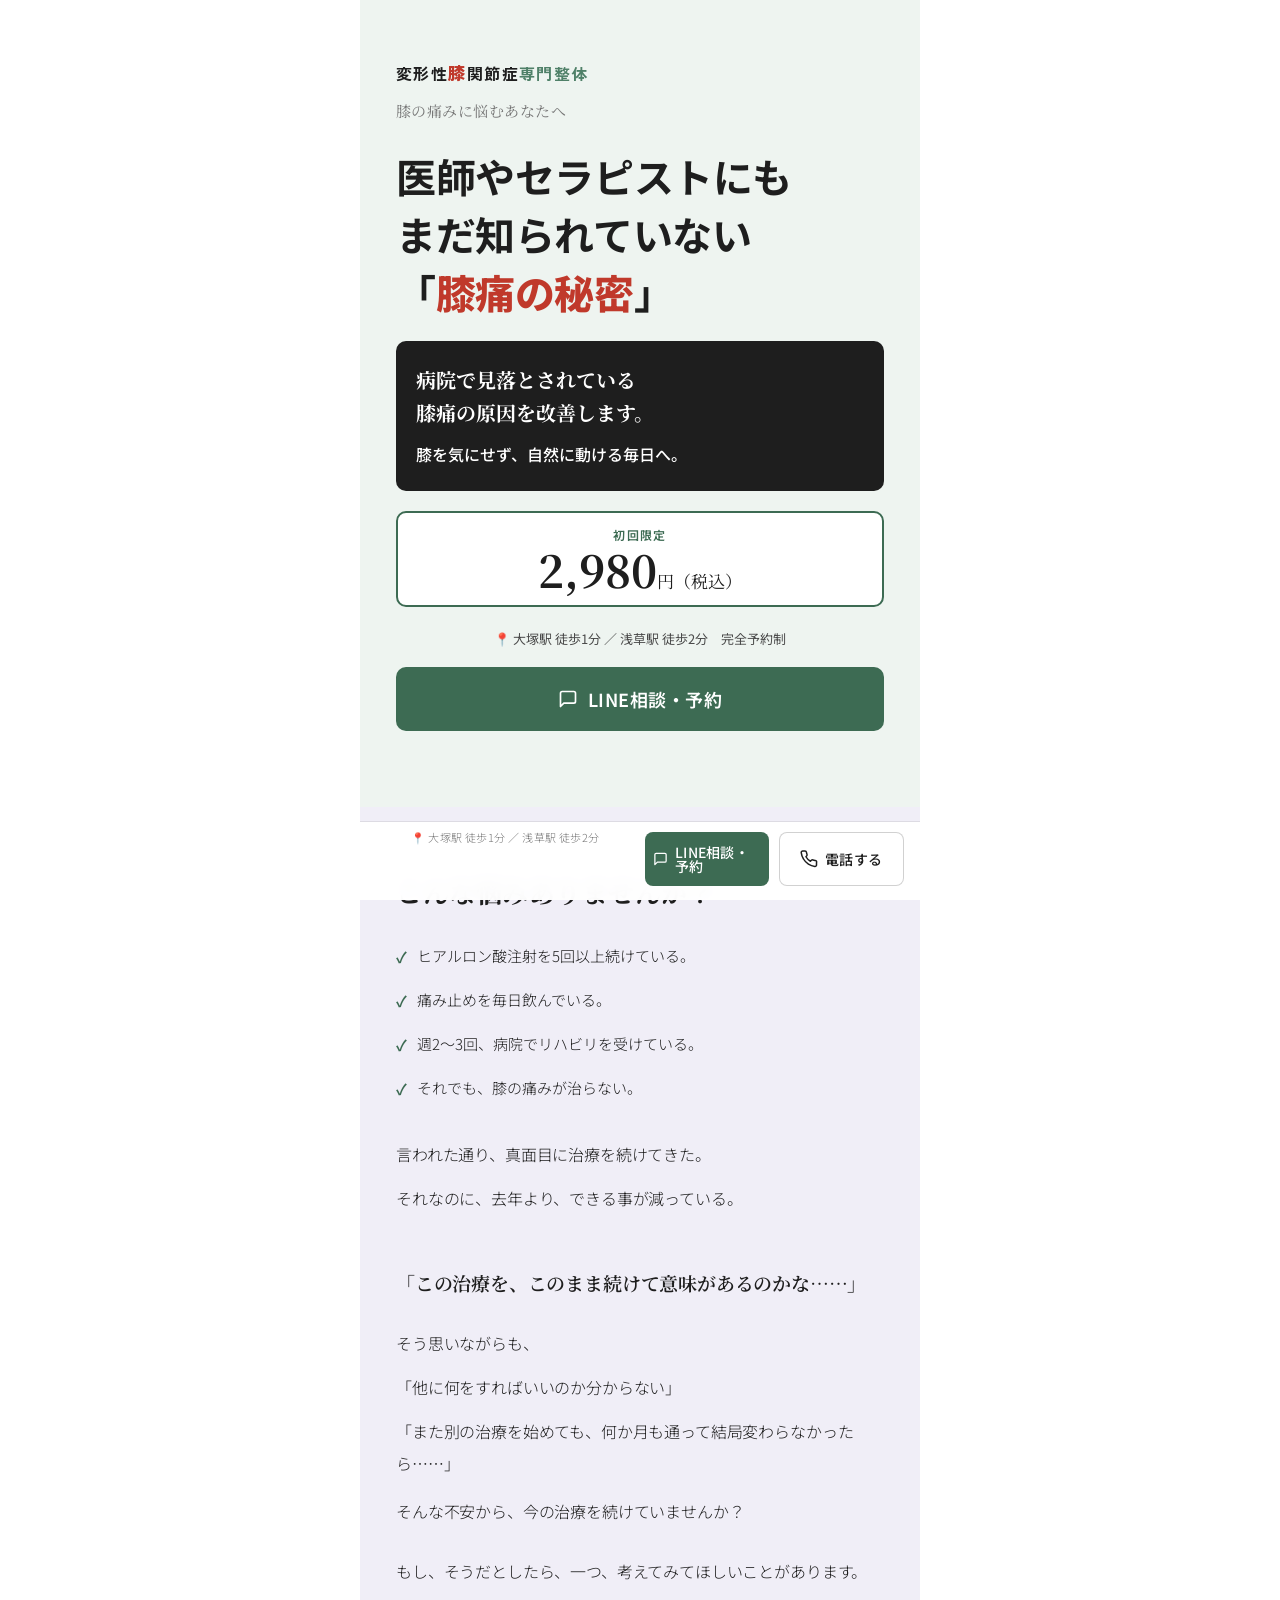
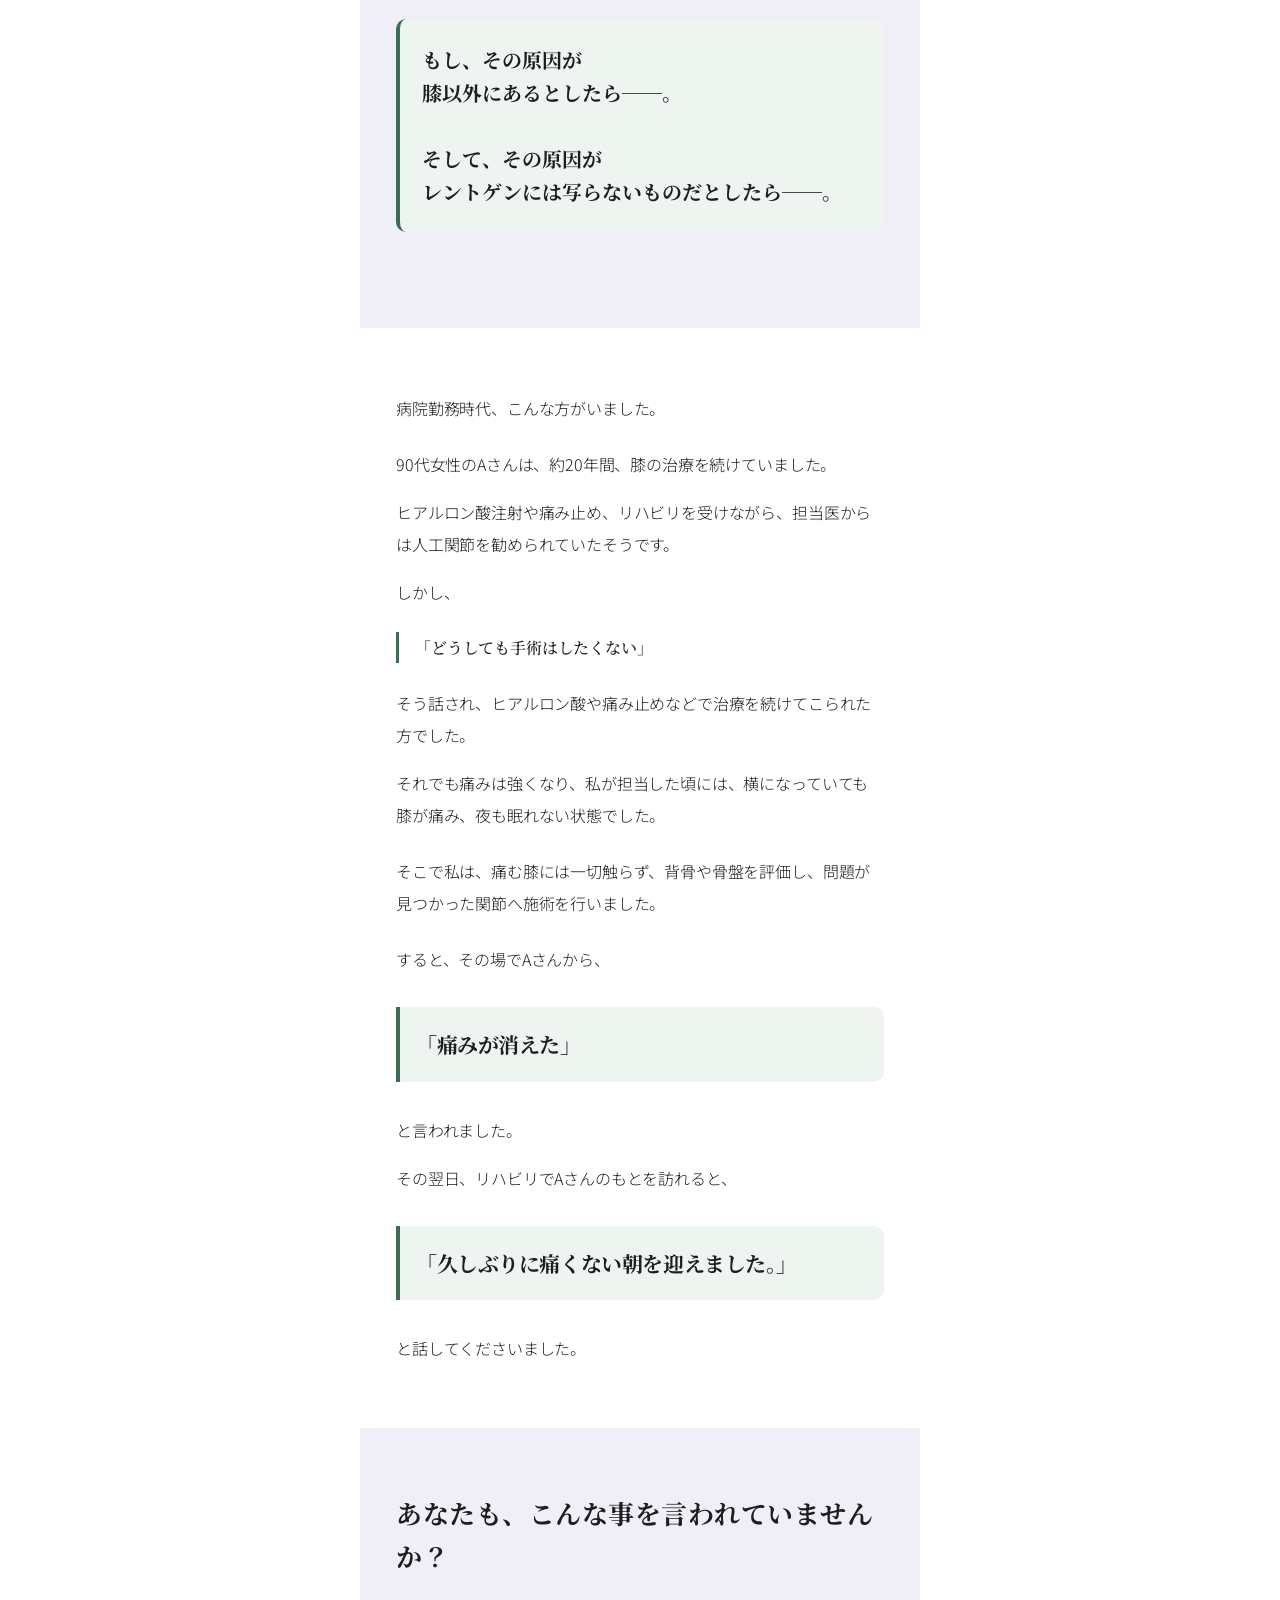
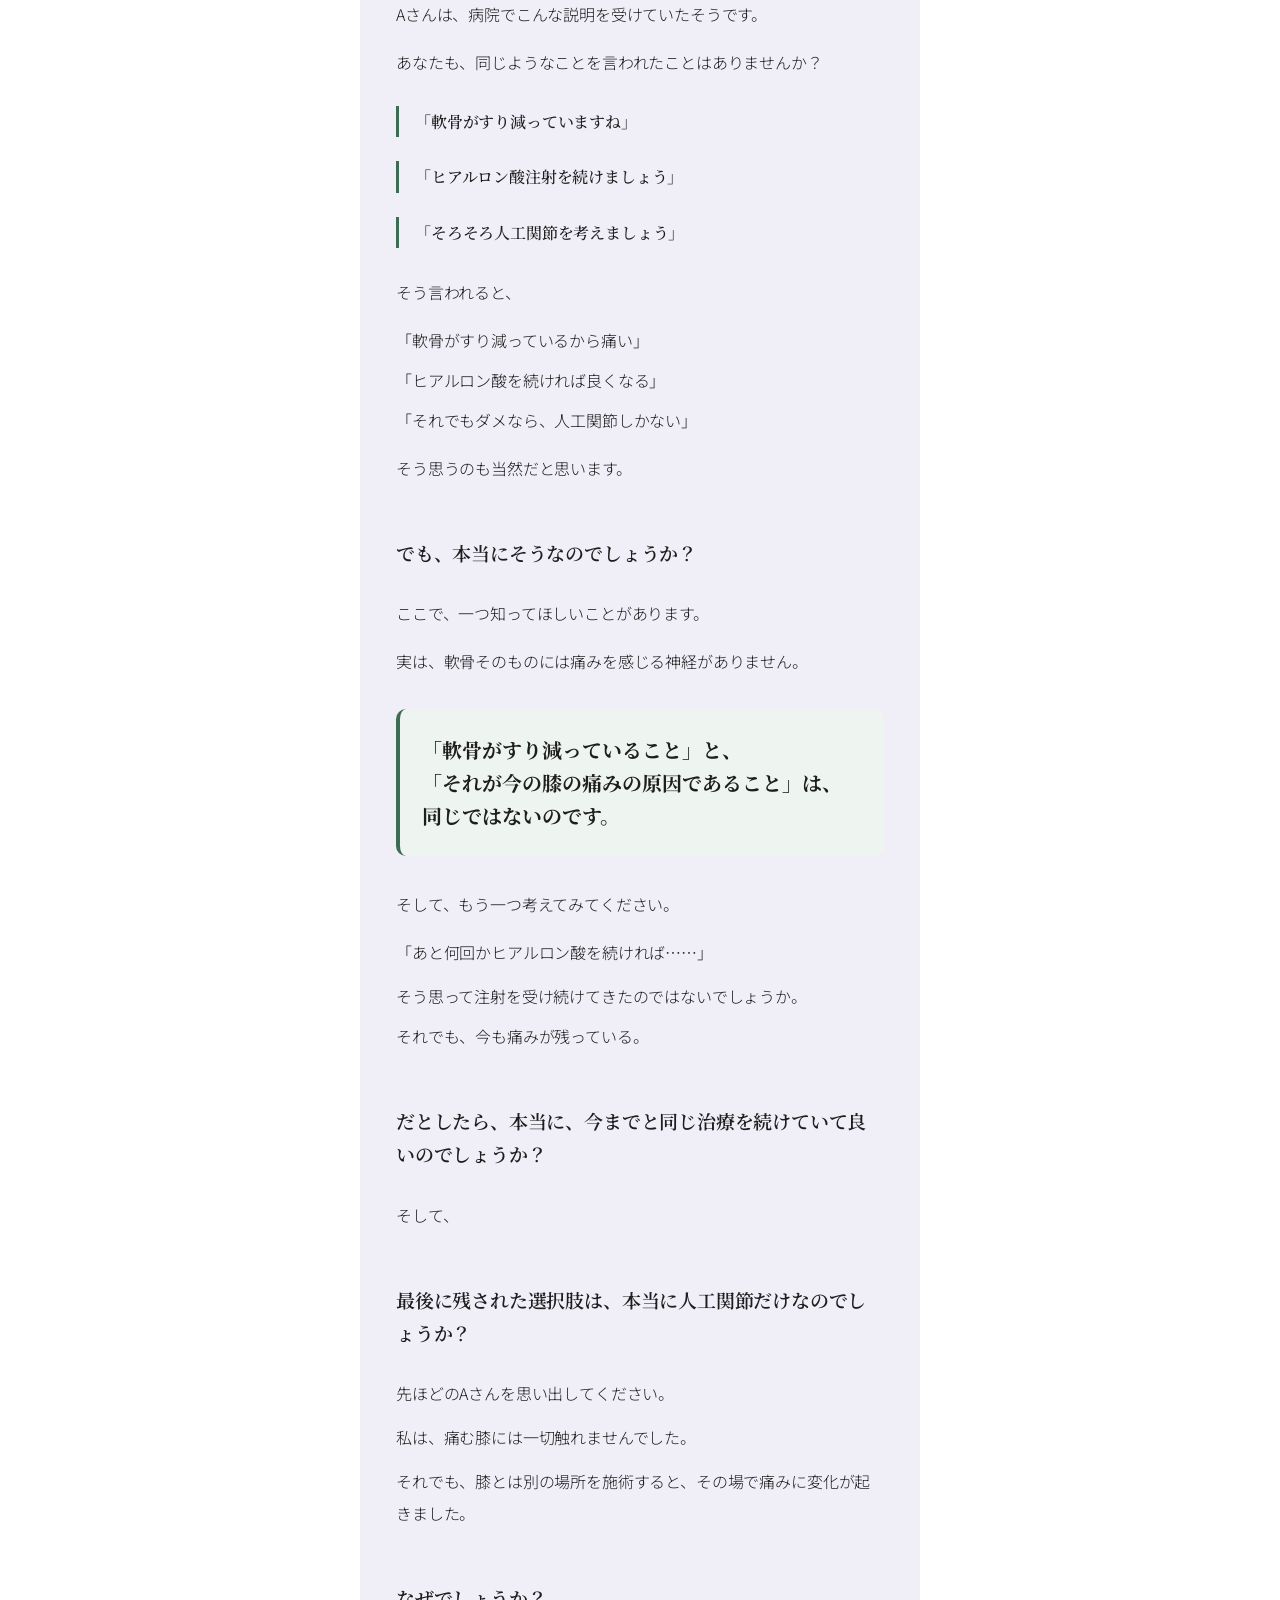
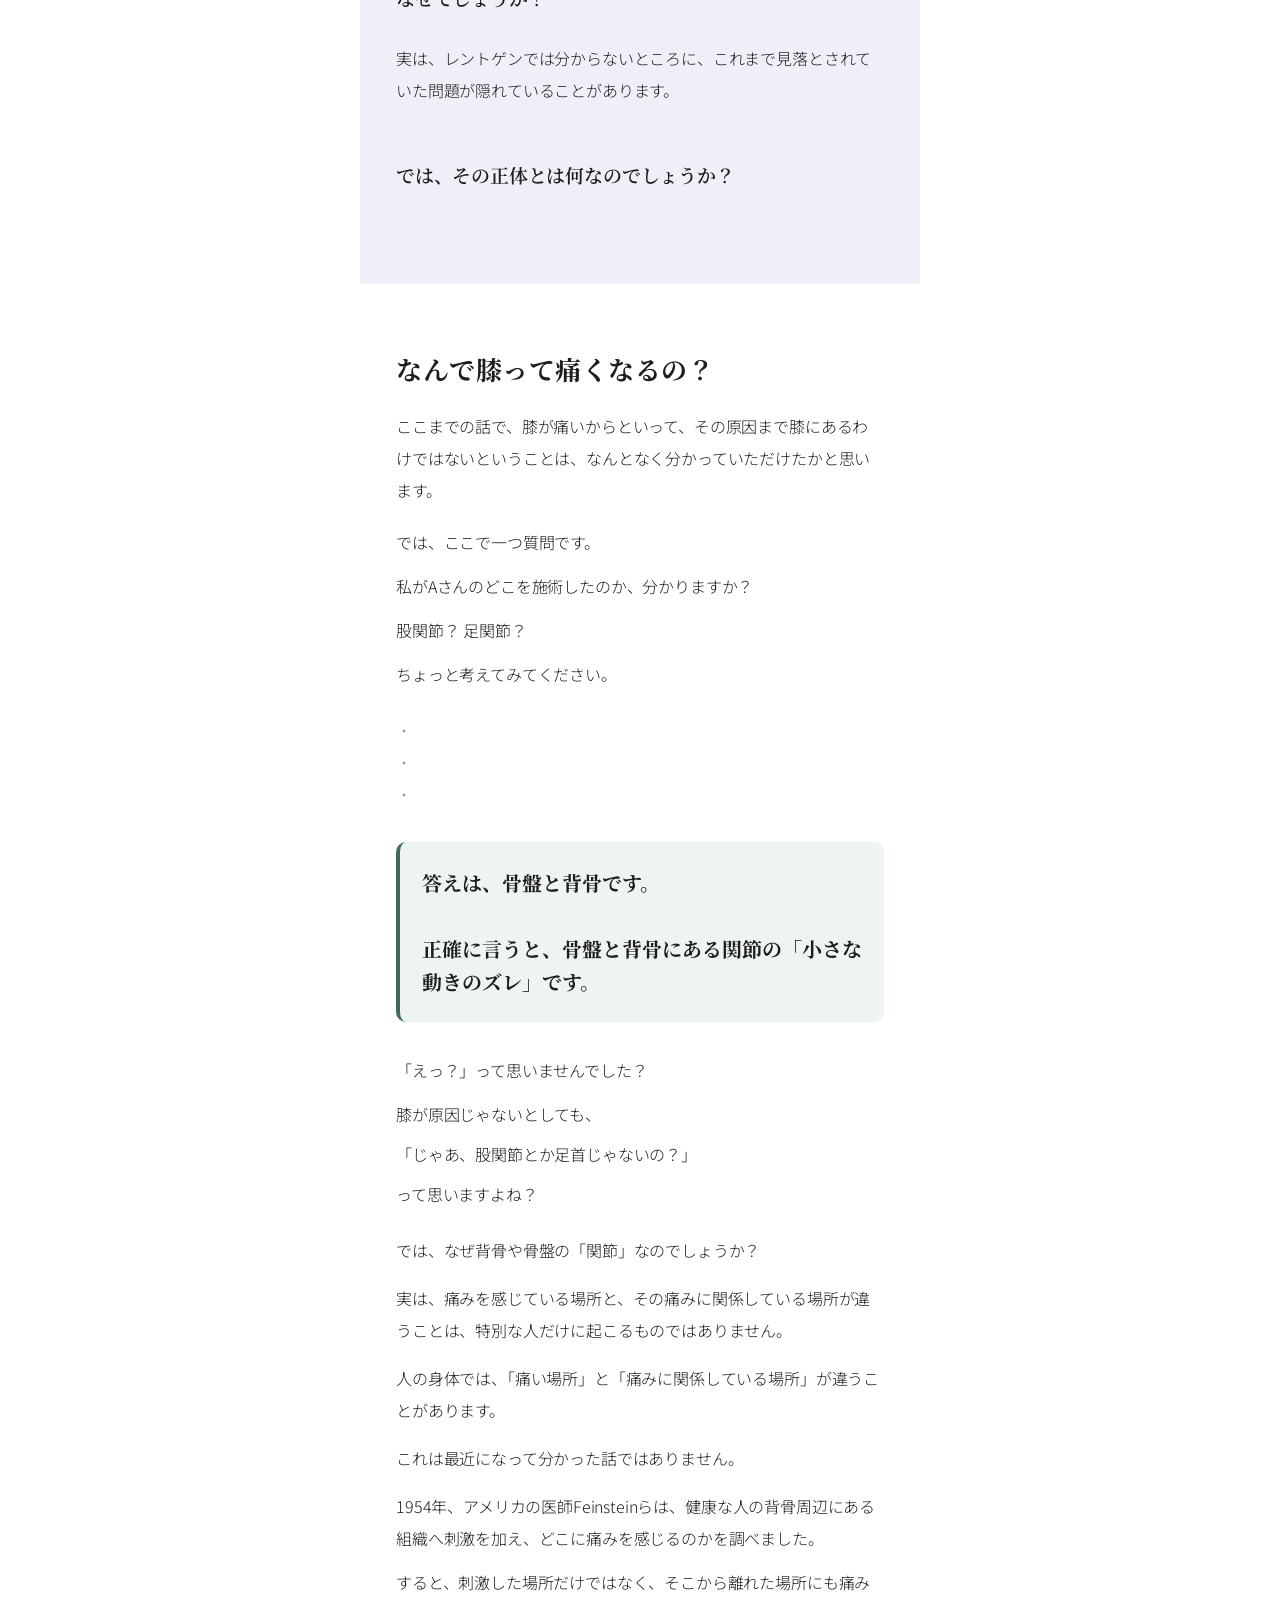
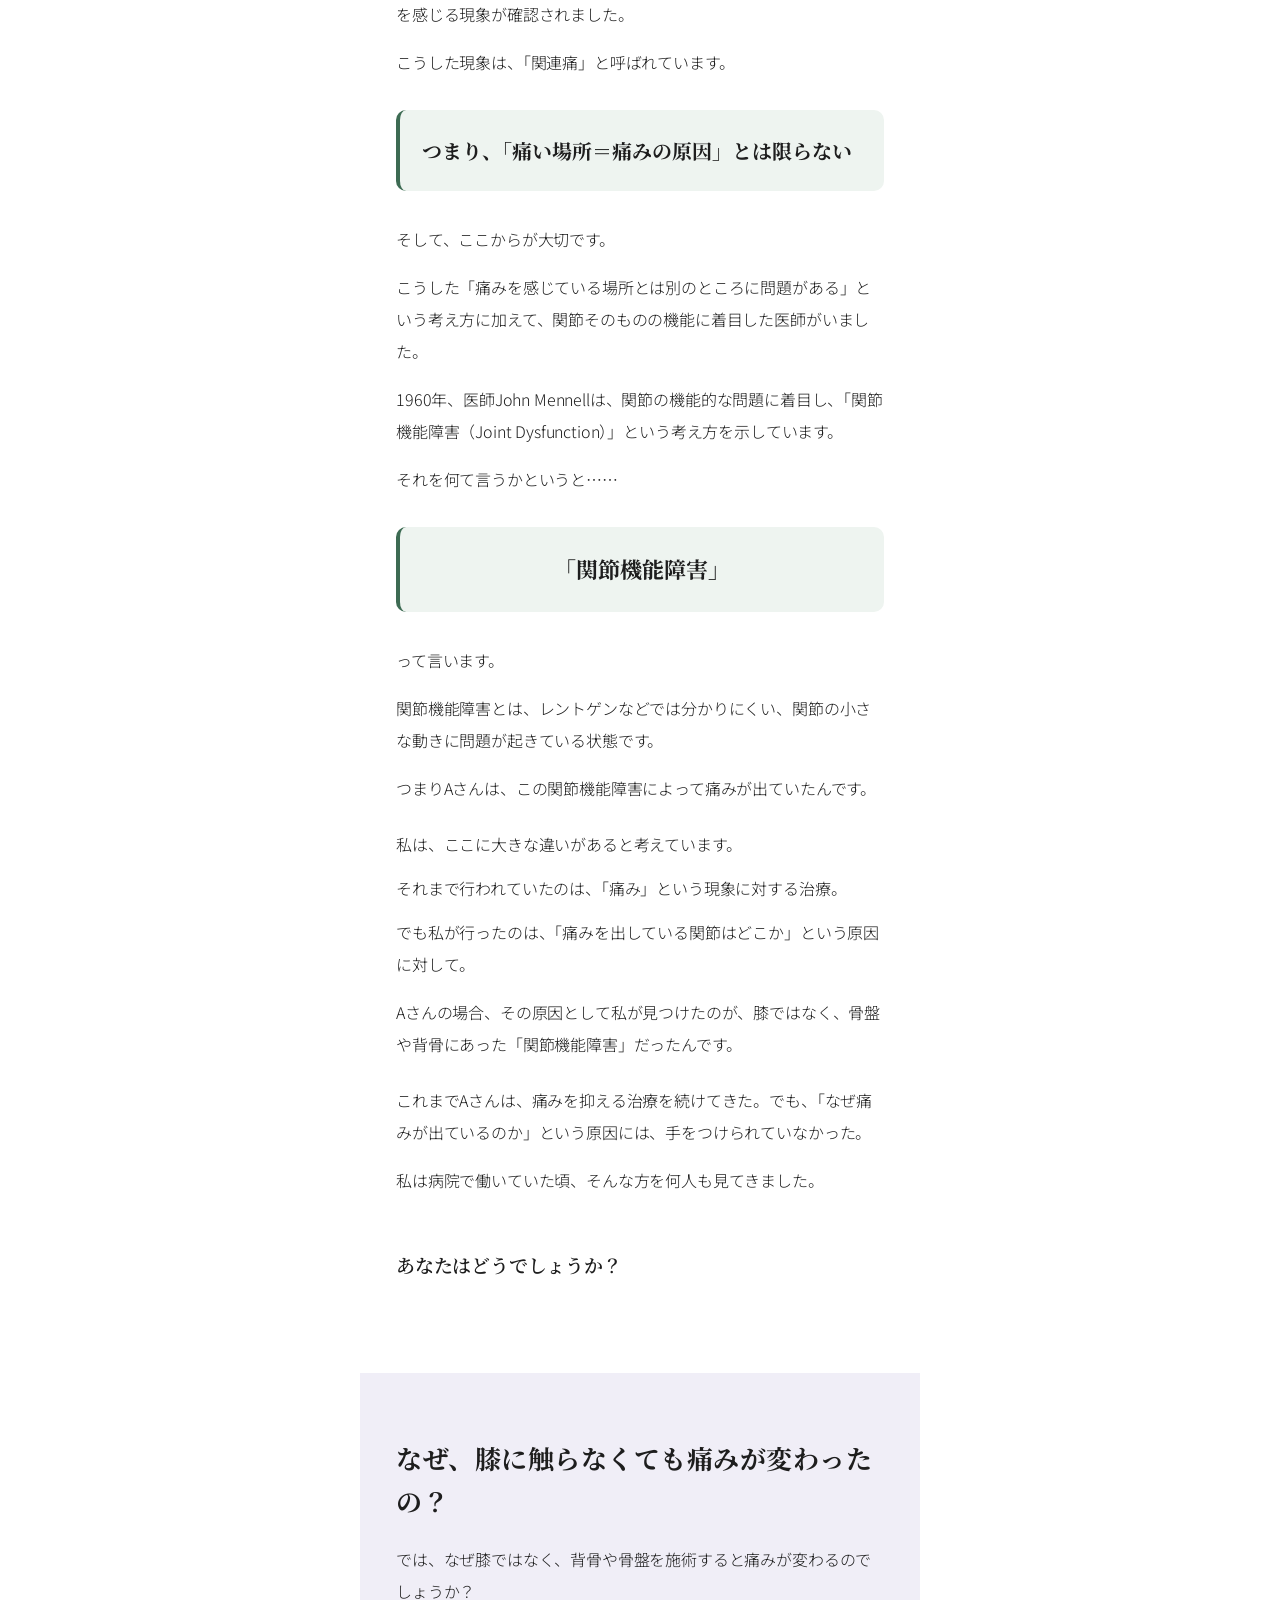
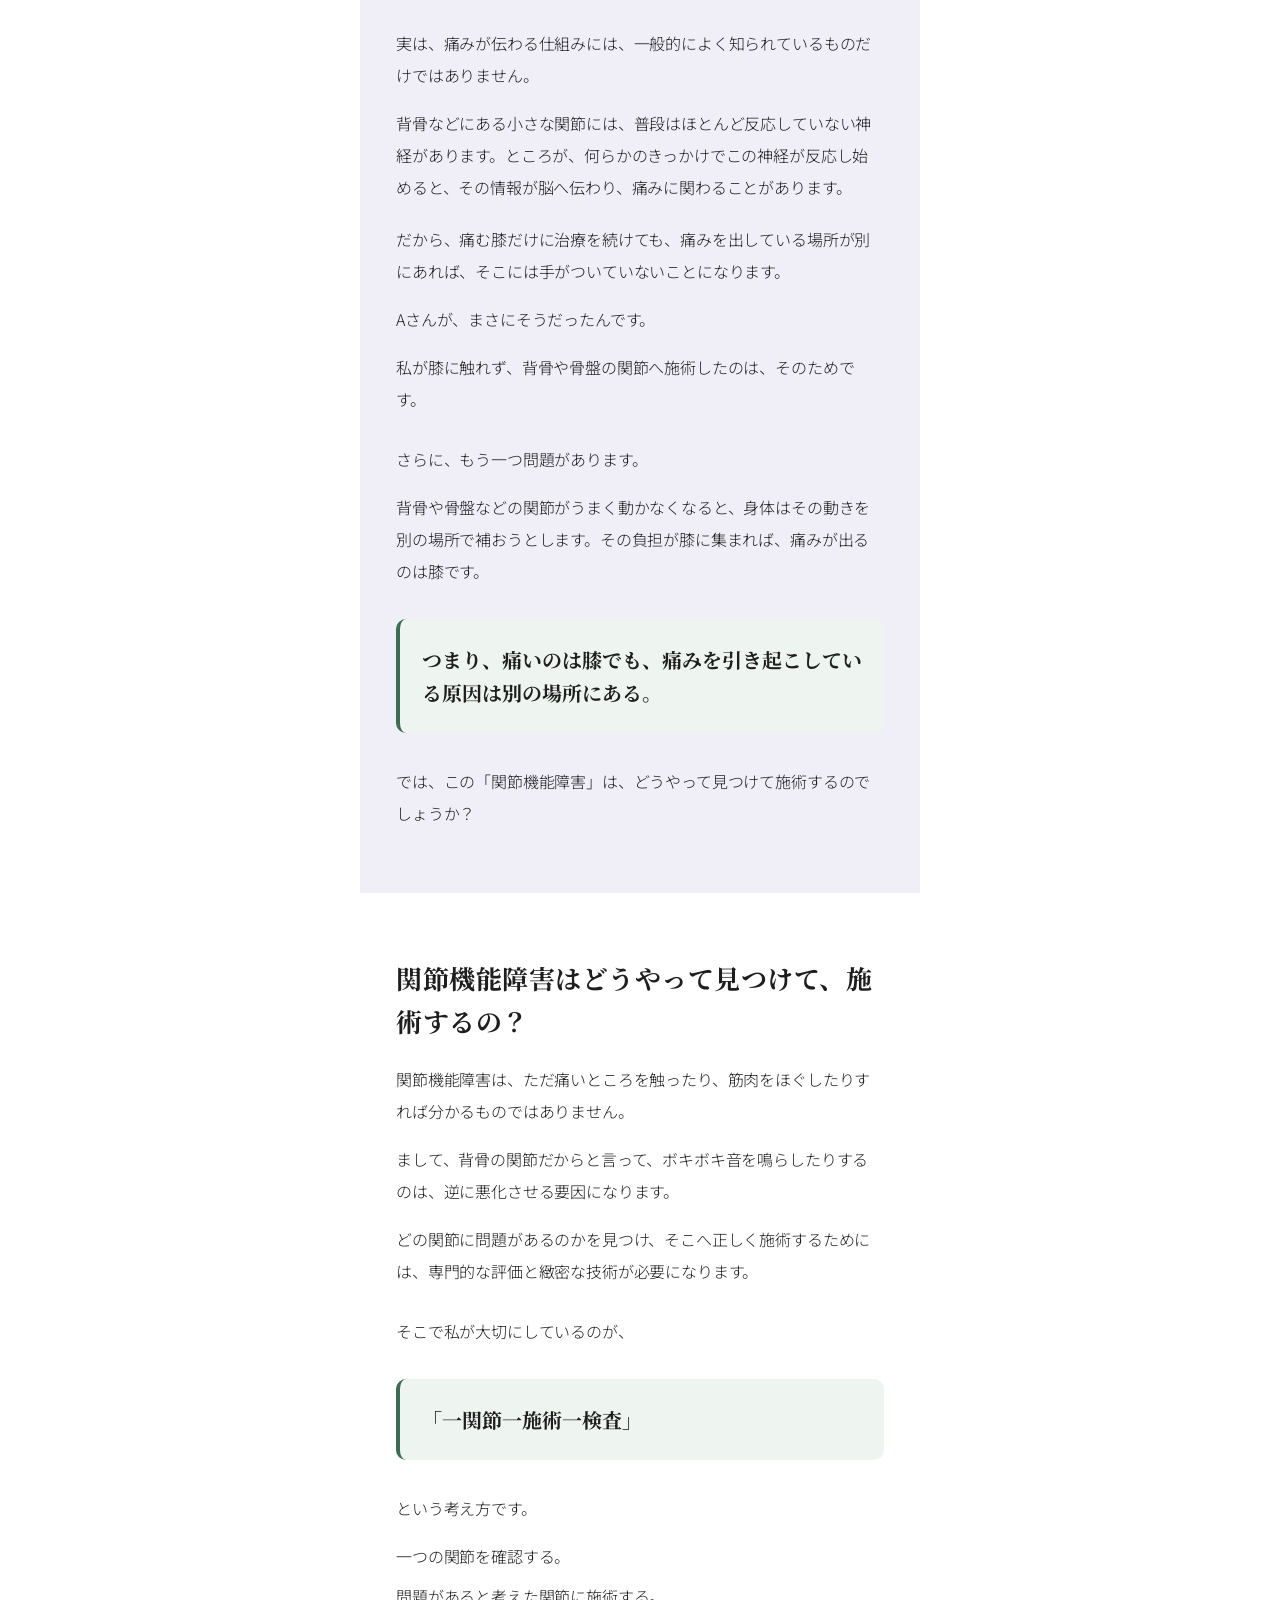
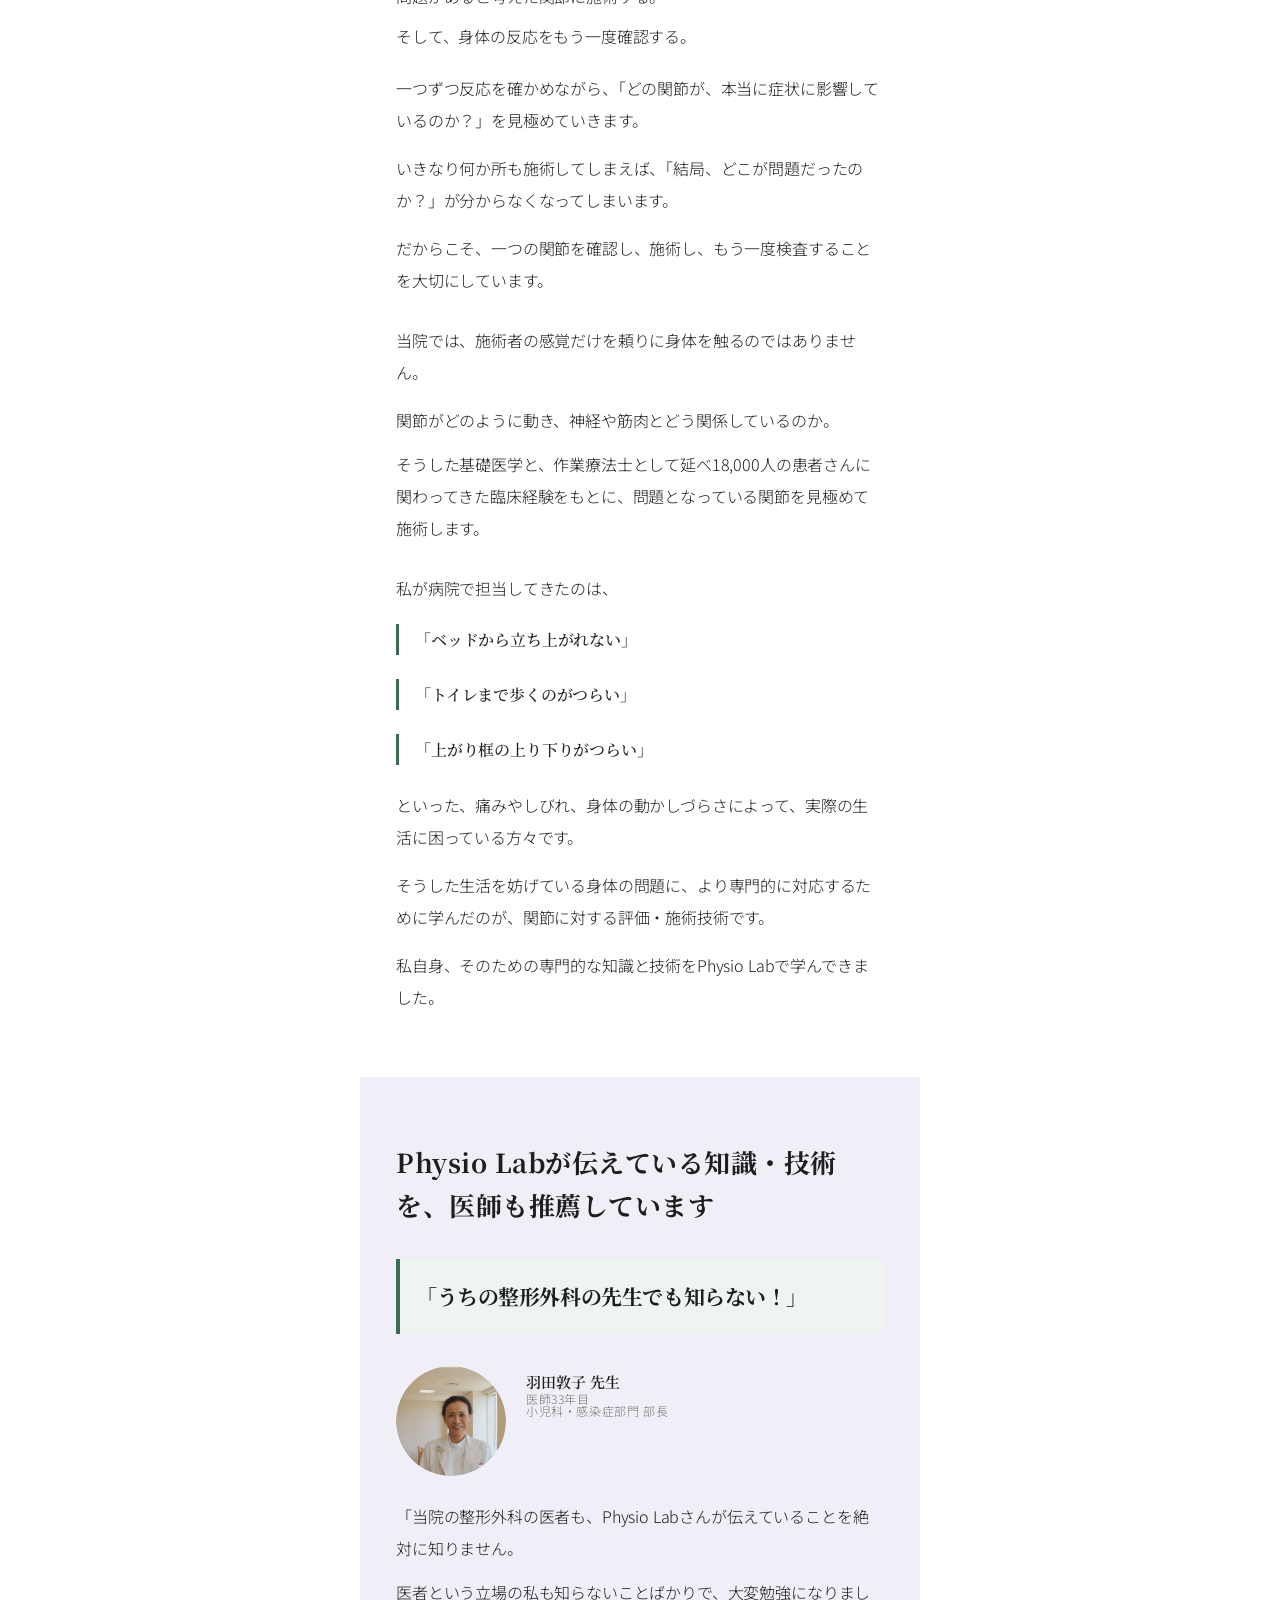
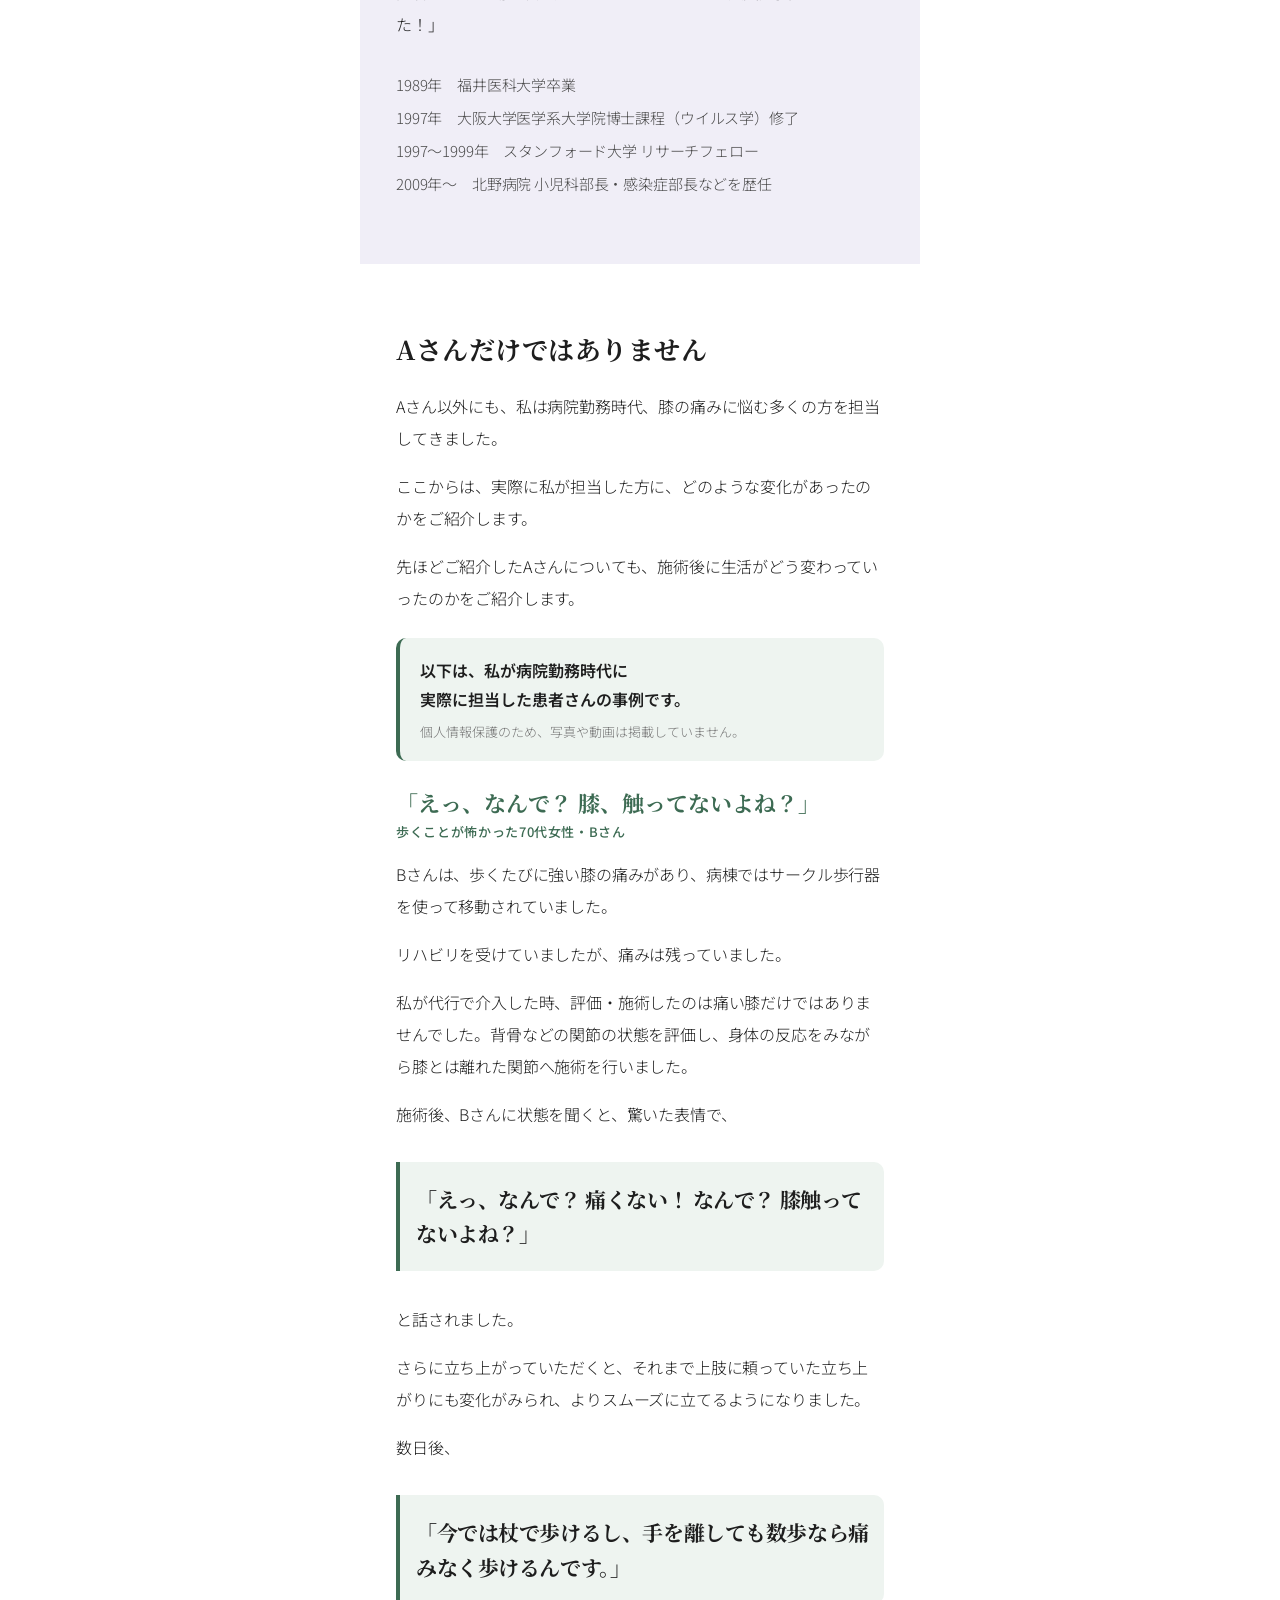
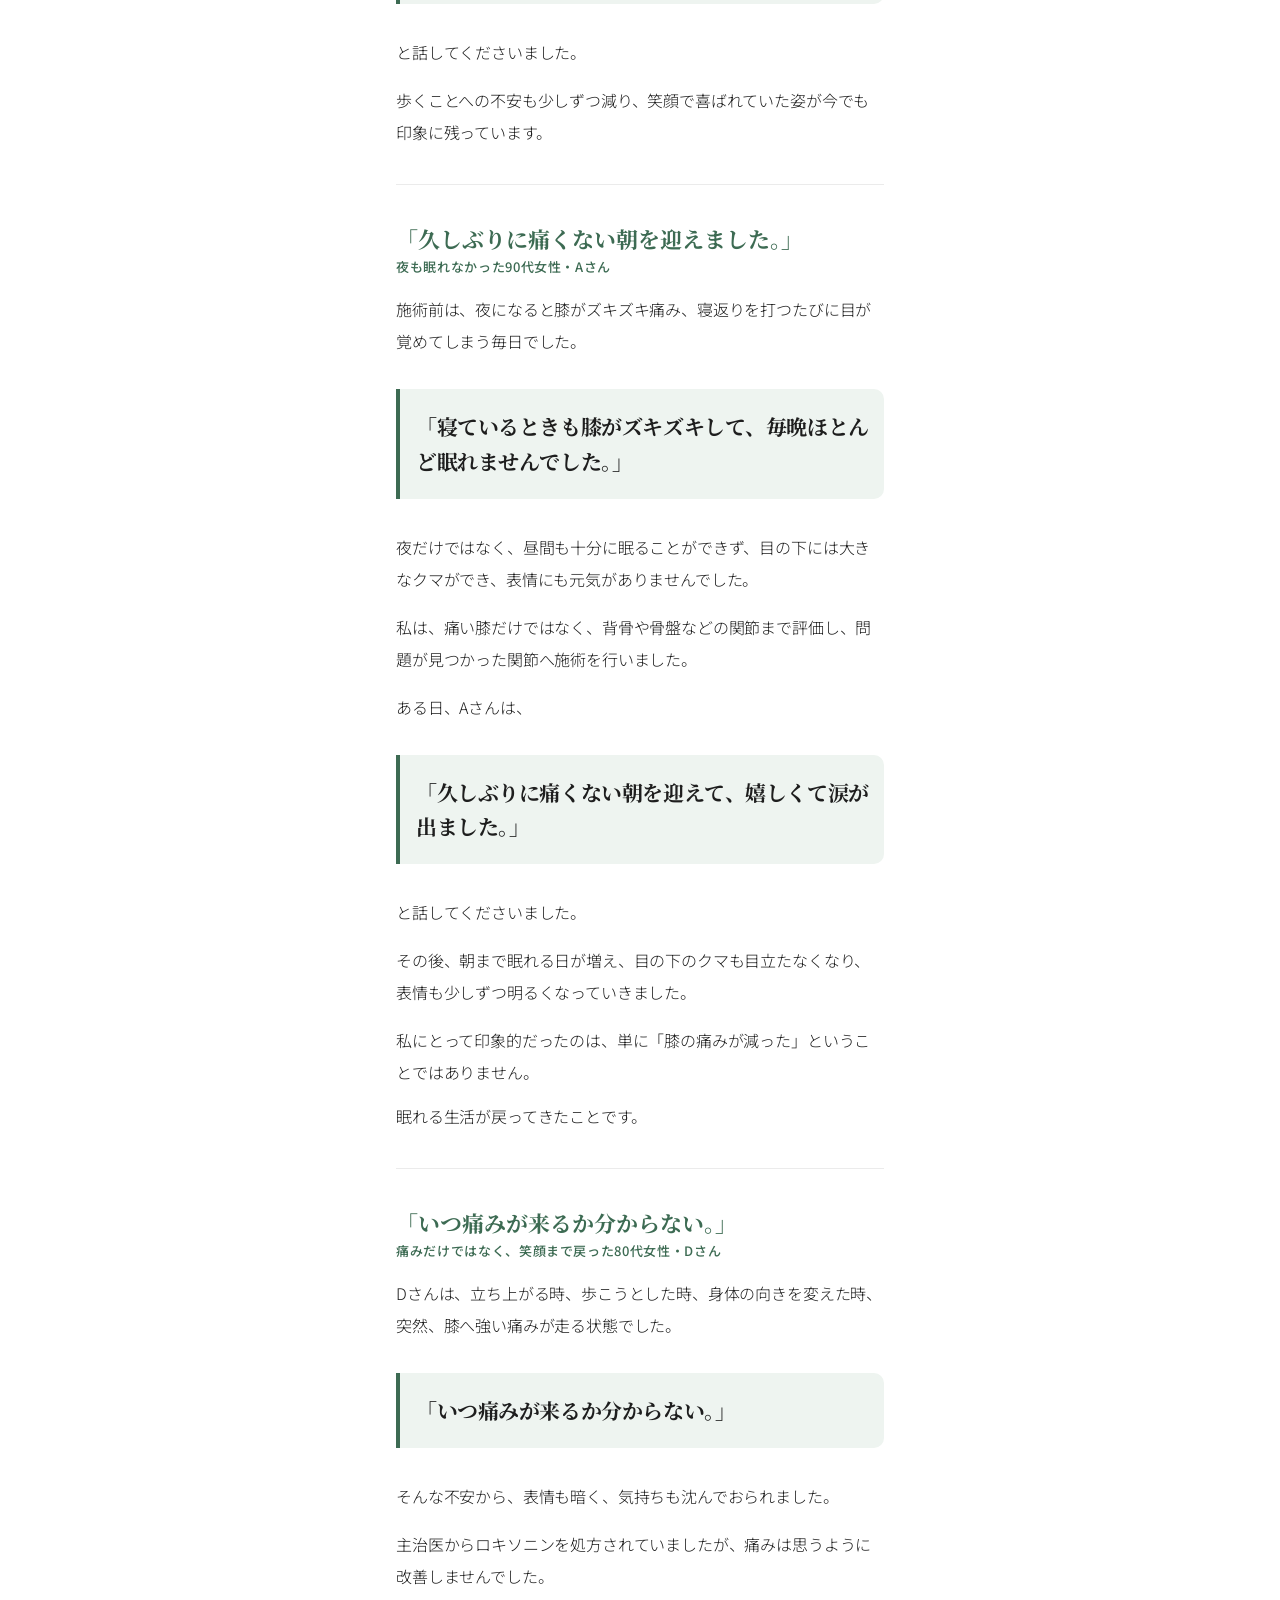
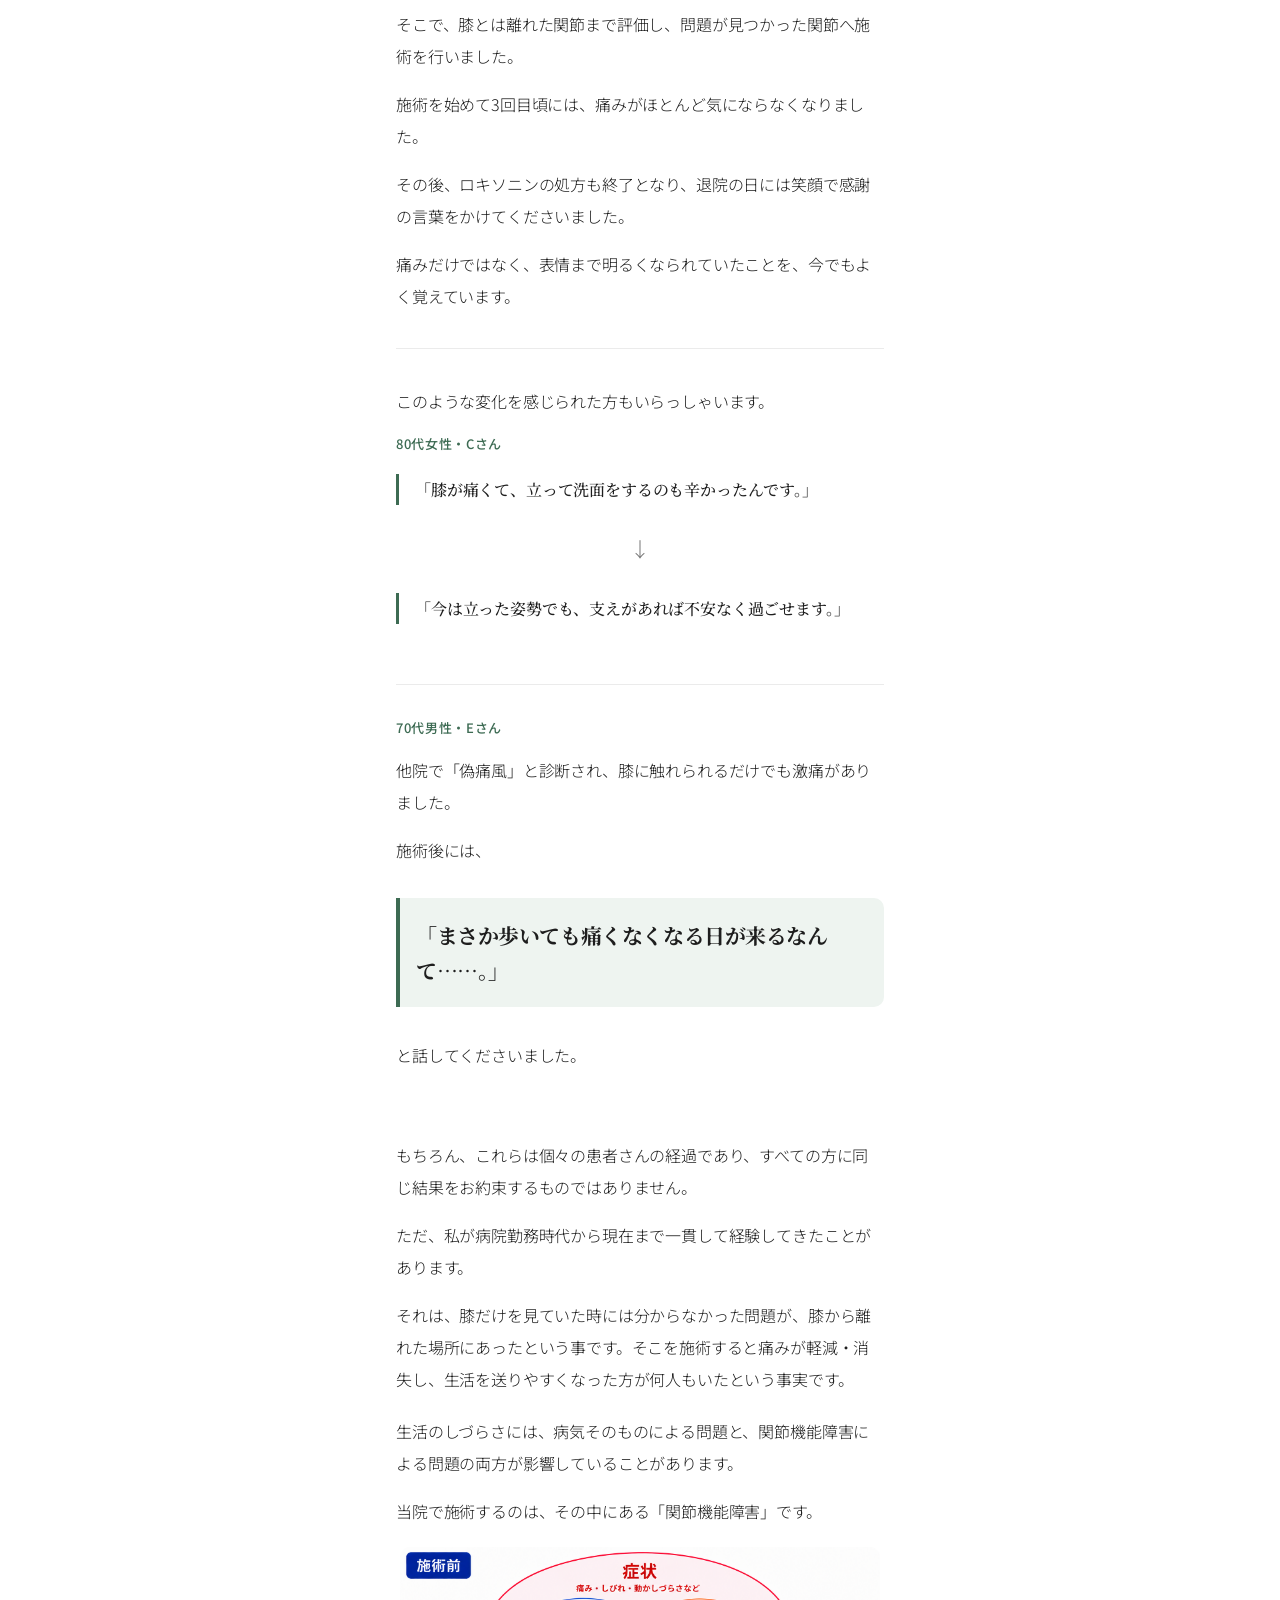
<file: index.html>
<!DOCTYPE html>
<html lang="ja">
<head>
<meta charset="UTF-8">
<meta name="viewport" content="width=device-width,initial-scale=1">
<title>膝の痛み・変形性膝関節症専門整体｜Functional Life Lab｜作業療法士 井本大揮</title>
<meta name="description" content="ヒアルロン酸でも改善せず、人工関節を勧められた方へ。レントゲンでは分からない問題まで確認し、あなたに合った施術を組み立てます。大塚・浅草エリア。">
<meta property="og:title" content="変形性膝関節症専門整体｜Functional Life Lab">
<meta property="og:description" content="ヒアルロン酸でも改善せず、人工関節を勧められた方へ。まだ別の可能性が残っているかもしれません。">
<meta property="og:type" content="website">
<meta property="og:locale" content="ja_JP">
<link rel="stylesheet" href="style.css">
<script type="text/javascript">
    (function(c,l,a,r,i,t,y){
        c[a]=c[a]||function(){(c[a].q=c[a].q||[]).push(arguments)};
        t=l.createElement(r);t.async=1;t.src="https://www.clarity.ms/tag/"+i;
        y=l.getElementsByTagName(r)[0];y.parentNode.insertBefore(t,y);
    })(window, document, "clarity", "script", "xu9sb1viyo");
</script>
<script>
!function(f,b,e,v,n,t,s)
{if(f.fbq)return;n=f.fbq=function(){n.callMethod?
n.callMethod.apply(n,arguments):n.queue.push(arguments)};
if(!f._fbq)f._fbq=n;n.push=n;n.loaded=!0;n.version='2.0';
n.queue=[];t=b.createElement(e);t.async=!0;
t.src=v;s=b.getElementsByTagName(e)[0];
s.parentNode.insertBefore(t,s)}(window, document,'script',
'https://connect.facebook.net/en_US/fbevents.js');
fbq('init', '874173628901609');
fbq('track', 'PageView');
</script>
<noscript><img height="1" width="1" style="display:none"
src="https://www.facebook.com/tr?id=874173628901609&ev=PageView&noscript=1"
/></noscript>
</head>
<body>

<div class="lp">

<!-- FV -->
<section class="sec s-fv">
  <span class="pre" style="font-family:'Zen Kaku Gothic New',sans-serif;font-size:16px;font-weight:700;letter-spacing:.08em;color:var(--green);"><span style="color:var(--tx);font-weight:700;">変形性</span><span style="color:var(--red);font-weight:900;font-size:1.1em;">膝</span><span style="color:var(--tx);font-weight:700;">関節症</span><span style="color:var(--green2);font-weight:600;">専門整体</span></span>
  <p class="fv-mid"><span class="kw">膝</span>の痛みに悩むあなたへ</p>

  <h1 class="fv-hl" style="font-family:'Noto Sans JP',sans-serif;font-weight:700;">医師やセラピストにも<br>まだ知られていない<br>「<span class="fv-hl-accent" style="font-weight:800;">膝痛の秘密</span>」</h1>

  <div class="fv-promise">
    <span class="fv-promise-main">病院で見落とされている<br>膝痛の原因を改善します。</span>
    <span class="fv-promise-sub">膝を気にせず、自然に動ける毎日へ。</span>
  </div>

  <div class="fv-price-box">
    <span class="fv-price-lbl">初回限定</span>
    <span class="fv-price-num">2,980<span>円（税込）</span></span>
  </div>

  <p style="font-size:13px;font-weight:400;color:var(--txm);text-align:center;margin-bottom:16px;line-height:1.8;">📍 大塚駅 徒歩1分 ／ 浅草駅 徒歩2分　完全予約制</p>

  <a href="https://lin.ee/wItS04x" onclick="fbq('track','Lead')" class="btn-line">
    <svg width="20" height="20" viewBox="0 0 24 24" fill="none" stroke="currentColor" stroke-width="2" stroke-linecap="round" stroke-linejoin="round" aria-hidden="true"><path d="M21 15a2 2 0 0 1-2 2H7l-4 4V5a2 2 0 0 1 2-2h14a2 2 0 0 1 2 2z"/></svg>
    LINE相談・予約
  </a>
</section>

<!-- こんな悩みありませんか？ -->
<section class="sec s-lav">
  <h2 class="sh">こんな悩みありませんか？</h2>

  <ul class="ck-list">
    <li>ヒアルロン酸注射を5回以上続けている。</li>
    <li>痛み止めを毎日飲んでいる。</li>
    <li>週2〜3回、病院でリハビリを受けている。</li>
    <li>それでも、膝の痛みが治らない。</li>
  </ul>

  <p class="body" style="margin-top:28px;">言われた通り、真面目に治療を続けてきた。</p>
  <p class="body" style="margin-top:12px;">それなのに、去年より、できる事が減っている。</p>

  <p class="q">「この治療を、このまま続けて意味があるのかな……」</p>

  <p class="body">そう思いながらも、</p>
  <p class="body" style="margin-top:12px;">「他に何をすればいいのか分からない」</p>
  <p class="body" style="margin-top:12px;">「また別の治療を始めても、何か月も通って結局変わらなかったら……」</p>
  <p class="body" style="margin-top:16px;">そんな不安から、今の治療を続けていませんか？</p>

  <p class="body" style="margin-top:28px;">もし、そうだとしたら、一つ、考えてみてほしいことがあります。</p>

  <div class="reveal">
    もし、その原因が<br>膝以外にあるとしたら──。<br><br>そして、その原因が<br>レントゲンには写らないものだとしたら──。
  </div>
</section>

<!-- 患者事例：AさんのStory -->
<section class="sec s-white">
  <p class="body">病院勤務時代、こんな方がいました。</p>
  <p class="body" style="margin-top:24px;">90代女性のAさんは、約20年間、膝の治療を続けていました。</p>
  <p class="body" style="margin-top:16px;">ヒアルロン酸注射や痛み止め、リハビリを受けながら、担当医からは人工関節を勧められていたそうです。</p>
  <p class="body" style="margin-top:16px;">しかし、</p>
  <p class="qt">「どうしても手術はしたくない」</p>
  <p class="body">そう話され、ヒアルロン酸や痛み止めなどで治療を続けてこられた方でした。</p>
  <p class="body" style="margin-top:16px;">それでも痛みは強くなり、私が担当した頃には、横になっていても膝が痛み、夜も眠れない状態でした。</p>
  <p class="body" style="margin-top:24px;">そこで私は、痛む膝には一切触らず、背骨や骨盤を評価し、問題が見つかった関節へ施術を行いました。</p>
  <p class="body" style="margin-top:24px;">すると、その場でAさんから、</p>
  <p class="voice-qt">「痛みが消えた」</p>
  <p class="body">と言われました。</p>
  <p class="body" style="margin-top:16px;">その翌日、リハビリでAさんのもとを訪れると、</p>
  <p class="voice-qt">「久しぶりに痛くない朝を迎えました。」</p>
  <p class="body">と話してくださいました。</p>
</section>

<!-- あなたも言われていませんか？ -->
<section class="sec s-lav">
  <h2 class="sh">あなたも、こんな事を言われていませんか？</h2>
  <p class="body">Aさんは、病院でこんな説明を受けていたそうです。</p>
  <p class="body" style="margin-top:16px;">あなたも、同じようなことを言われたことはありませんか？</p>

  <p class="qt" style="margin-top:28px;">「軟骨がすり減っていますね」</p>
  <p class="qt">「ヒアルロン酸注射を続けましょう」</p>
  <p class="qt">「そろそろ人工関節を考えましょう」</p>

  <p class="body" style="margin-top:28px;">そう言われると、</p>
  <p class="body" style="margin-top:16px;">「軟骨がすり減っているから痛い」</p>
  <p class="body" style="margin-top:8px;">「ヒアルロン酸を続ければ良くなる」</p>
  <p class="body" style="margin-top:8px;">「それでもダメなら、人工関節しかない」</p>
  <p class="body" style="margin-top:16px;">そう思うのも当然だと思います。</p>

  <p class="q">でも、本当にそうなのでしょうか？</p>

  <p class="body">ここで、一つ知ってほしいことがあります。</p>
  <p class="body" style="margin-top:16px;">実は、軟骨そのものには痛みを感じる神経がありません。</p>

  <div class="reveal">
    「軟骨がすり減っていること」と、<br>
    「それが今の膝の痛みの原因であること」は、<br>
    同じではないのです。
  </div>

  <p class="body">そして、もう一つ考えてみてください。</p>
  <p class="body" style="margin-top:16px;">「あと何回かヒアルロン酸を続ければ……」</p>
  <p class="body" style="margin-top:12px;">そう思って注射を受け続けてきたのではないでしょうか。</p>
  <p class="body" style="margin-top:8px;">それでも、今も痛みが残っている。</p>

  <p class="q">だとしたら、本当に、今までと同じ治療を続けていて良いのでしょうか？</p>

  <p class="body">そして、</p>
  <p class="q">最後に残された選択肢は、本当に人工関節だけなのでしょうか？</p>

  <p class="body" style="margin-top:16px;">先ほどのAさんを思い出してください。</p>
  <p class="body" style="margin-top:12px;">私は、痛む膝には一切触れませんでした。</p>
  <p class="body" style="margin-top:12px;">それでも、膝とは別の場所を施術すると、その場で痛みに変化が起きました。</p>

  <p class="q">なぜでしょうか？</p>

  <p class="body">実は、レントゲンでは分からないところに、これまで見落とされていた問題が隠れていることがあります。</p>

  <p class="q">では、その正体とは何なのでしょうか？</p>
</section>

<!-- なんで膝って痛くなるの？ -->
<section class="sec s-white">
  <h2 class="sh">なんで膝って痛くなるの？</h2>
  <p class="body">ここまでの話で、膝が痛いからといって、その原因まで膝にあるわけではないということは、なんとなく分かっていただけたかと思います。</p>
  <p class="body" style="margin-top:20px;">では、ここで一つ質問です。</p>
  <p class="body" style="margin-top:12px;">私がAさんのどこを施術したのか、分かりますか？</p>
  <p class="body" style="margin-top:12px;">股関節？ 足関節？</p>
  <p class="body" style="margin-top:12px;">ちょっと考えてみてください。</p>
  <p class="body" style="margin-top:24px; color:var(--txl); letter-spacing:.3em;">・<br>・<br>・</p>

  <div class="reveal" style="margin-top:32px;">
    答えは、骨盤と背骨です。<br><br>
    正確に言うと、骨盤と背骨にある関節の「小さな動きのズレ」です。
  </div>

  <p class="body">「えっ？」って思いませんでした？</p>
  <p class="body" style="margin-top:12px;">膝が原因じゃないとしても、</p>
  <p class="body" style="margin-top:8px;">「じゃあ、股関節とか足首じゃないの？」</p>
  <p class="body" style="margin-top:8px;">って思いますよね？</p>

  <p class="body" style="margin-top:24px;">では、なぜ背骨や骨盤の「関節」なのでしょうか？</p>
  <p class="body" style="margin-top:16px;">実は、痛みを感じている場所と、その痛みに関係している場所が違うことは、特別な人だけに起こるものではありません。</p>
  <p class="body" style="margin-top:16px;">人の身体では、「痛い場所」と「痛みに関係している場所」が違うことがあります。</p>
  <p class="body" style="margin-top:16px;">これは最近になって分かった話ではありません。</p>
  <p class="body" style="margin-top:16px;">1954年、アメリカの医師Feinsteinらは、健康な人の背骨周辺にある組織へ刺激を加え、どこに痛みを感じるのかを調べました。</p>
  <p class="body" style="margin-top:12px;">すると、刺激した場所だけではなく、そこから離れた場所にも痛みを感じる現象が確認されました。</p>
  <p class="body" style="margin-top:16px;">こうした現象は、「関連痛」と呼ばれています。</p>

  <div class="reveal">
    つまり、「痛い場所＝痛みの原因」とは限らない
  </div>

  <p class="body">そして、ここからが大切です。</p>
  <p class="body" style="margin-top:16px;">こうした「痛みを感じている場所とは別のところに問題がある」という考え方に加えて、関節そのものの機能に着目した医師がいました。</p>
  <p class="body" style="margin-top:16px;">1960年、医師John Mennellは、関節の機能的な問題に着目し、「関節機能障害（Joint Dysfunction）」という考え方を示しています。</p>
  <p class="body" style="margin-top:16px;">それを何て言うかというと……</p>

  <div class="reveal" style="font-size:22px; text-align:center;">
    「関節機能障害」
  </div>

  <p class="body">って言います。</p>
  <p class="body" style="margin-top:16px;">関節機能障害とは、レントゲンなどでは分かりにくい、関節の小さな動きに問題が起きている状態です。</p>
  <p class="body" style="margin-top:16px;">つまりAさんは、この関節機能障害によって痛みが出ていたんです。</p>
  <p class="body" style="margin-top:24px;">私は、ここに大きな違いがあると考えています。</p>
  <p class="body" style="margin-top:12px;">それまで行われていたのは、「痛み」という現象に対する治療。</p>
  <p class="body" style="margin-top:12px;">でも私が行ったのは、「痛みを出している関節はどこか」という原因に対して。</p>
  <p class="body" style="margin-top:16px;">Aさんの場合、その原因として私が見つけたのが、膝ではなく、骨盤や背骨にあった「関節機能障害」だったんです。</p>
  <p class="body" style="margin-top:24px;">これまでAさんは、痛みを抑える治療を続けてきた。でも、「なぜ痛みが出ているのか」という原因には、手をつけられていなかった。</p>
  <p class="body" style="margin-top:16px;">私は病院で働いていた頃、そんな方を何人も見てきました。</p>

  <p class="q">あなたはどうでしょうか？</p>
</section>

<!-- なぜ膝に触らなくても痛みが変わったの？ -->
<section class="sec s-lav">
  <h2 class="sh">なぜ、膝に触らなくても痛みが変わったの？</h2>
  <p class="body">では、なぜ膝ではなく、背骨や骨盤を施術すると痛みが変わるのでしょうか？</p>
  <p class="body" style="margin-top:20px;">実は、痛みが伝わる仕組みには、一般的によく知られているものだけではありません。</p>
  <p class="body" style="margin-top:16px;">背骨などにある小さな関節には、普段はほとんど反応していない神経があります。ところが、何らかのきっかけでこの神経が反応し始めると、その情報が脳へ伝わり、痛みに関わることがあります。</p>
  <p class="body" style="margin-top:20px;">だから、痛む膝だけに治療を続けても、痛みを出している場所が別にあれば、そこには手がついていないことになります。</p>
  <p class="body" style="margin-top:16px;">Aさんが、まさにそうだったんです。</p>
  <p class="body" style="margin-top:16px;">私が膝に触れず、背骨や骨盤の関節へ施術したのは、そのためです。</p>
  <p class="body" style="margin-top:28px;">さらに、もう一つ問題があります。</p>
  <p class="body" style="margin-top:16px;">背骨や骨盤などの関節がうまく動かなくなると、身体はその動きを別の場所で補おうとします。その負担が膝に集まれば、痛みが出るのは膝です。</p>

  <div class="reveal">
    つまり、痛いのは膝でも、痛みを引き起こしている原因は別の場所にある。
  </div>

  <p class="body">では、この「関節機能障害」は、どうやって見つけて施術するのでしょうか？</p>
</section>

<!-- 関節機能障害はどうやって見つけて、施術するの？ -->
<section class="sec s-white">
  <h2 class="sh">関節機能障害はどうやって見つけて、施術するの？</h2>
  <p class="body">関節機能障害は、ただ痛いところを触ったり、筋肉をほぐしたりすれば分かるものではありません。</p>
  <p class="body" style="margin-top:16px;">まして、背骨の関節だからと言って、ボキボキ音を鳴らしたりするのは、逆に悪化させる要因になります。</p>
  <p class="body" style="margin-top:16px;">どの関節に問題があるのかを見つけ、そこへ正しく施術するためには、専門的な評価と緻密な技術が必要になります。</p>
  <p class="body" style="margin-top:28px;">そこで私が大切にしているのが、</p>

  <div class="reveal">
    「一関節一施術一検査」
  </div>

  <p class="body">という考え方です。</p>
  <p class="body" style="margin-top:16px;">一つの関節を確認する。</p>
  <p class="body" style="margin-top:8px;">問題があると考えた関節に施術する。</p>
  <p class="body" style="margin-top:8px;">そして、身体の反応をもう一度確認する。</p>
  <p class="body" style="margin-top:20px;">一つずつ反応を確かめながら、「どの関節が、本当に症状に影響しているのか？」を見極めていきます。</p>
  <p class="body" style="margin-top:16px;">いきなり何か所も施術してしまえば、「結局、どこが問題だったのか？」が分からなくなってしまいます。</p>
  <p class="body" style="margin-top:16px;">だからこそ、一つの関節を確認し、施術し、もう一度検査することを大切にしています。</p>
  <p class="body" style="margin-top:28px;">当院では、施術者の感覚だけを頼りに身体を触るのではありません。</p>
  <p class="body" style="margin-top:16px;">関節がどのように動き、神経や筋肉とどう関係しているのか。</p>
  <p class="body" style="margin-top:12px;">そうした基礎医学と、作業療法士として延べ18,000人の患者さんに関わってきた臨床経験をもとに、問題となっている関節を見極めて施術します。</p>
  <p class="body" style="margin-top:28px;">私が病院で担当してきたのは、</p>
  <p class="qt" style="margin-top:20px;">「ベッドから立ち上がれない」</p>
  <p class="qt">「トイレまで歩くのがつらい」</p>
  <p class="qt">「上がり框の上り下りがつらい」</p>
  <p class="body" style="margin-top:20px;">といった、痛みやしびれ、身体の動かしづらさによって、実際の生活に困っている方々です。</p>
  <p class="body" style="margin-top:16px;">そうした生活を妨げている身体の問題に、より専門的に対応するために学んだのが、関節に対する評価・施術技術です。</p>
  <p class="body" style="margin-top:16px;">私自身、そのための専門的な知識と技術をPhysio Labで学んできました。</p>
</section>

<!-- Physio Lab推薦：医師の声 -->
<section class="sec s-lav">
  <h2 class="sh">Physio Labが伝えている知識・技術を、医師も推薦しています</h2>

  <p class="voice-qt">「うちの整形外科の先生でも知らない！」</p>

  <div style="display:flex;gap:20px;align-items:flex-start;margin-top:28px;">
    <img src="hada.png" alt="羽田敦子先生" style="width:110px;height:110px;border-radius:50%;object-fit:cover;object-position:center top;flex-shrink:0;" loading="lazy">
    <div style="padding-top:8px;">
      <span class="rn">羽田敦子 先生</span>
      <span class="rr" style="margin-top:4px;">医師33年目</span>
      <span class="rr">小児科・感染症部門 部長</span>
    </div>
  </div>

  <p class="body" style="margin-top:24px;">「当院の整形外科の医者も、Physio Labさんが伝えていることを絶対に知りません。</p>
  <p class="body" style="margin-top:12px;">医者という立場の私も知らないことばかりで、大変勉強になりました！」</p>

  <p class="bodys" style="margin-top:28px;line-height:2.2;">
    1989年　福井医科大学卒業<br>
    1997年　大阪大学医学系大学院博士課程（ウイルス学）修了<br>
    1997〜1999年　スタンフォード大学 リサーチフェロー<br>
    2009年〜　北野病院 小児科部長・感染症部長などを歴任
  </p>
</section>

<!-- Aさんだけではありません -->
<section class="sec s-white">
  <h2 class="sh">Aさんだけではありません</h2>
  <p class="body">Aさん以外にも、私は病院勤務時代、膝の痛みに悩む多くの方を担当してきました。</p>
  <p class="body" style="margin-top:16px;">ここからは、実際に私が担当した方に、どのような変化があったのかをご紹介します。</p>
  <p class="body" style="margin-top:16px;">先ほどご紹介したAさんについても、施術後に生活がどう変わっていったのかをご紹介します。</p>

  <div class="case-note-wrap" style="margin-top:24px;">
    <p class="case-note-main">以下は、私が病院勤務時代に<br>実際に担当した患者さんの事例です。</p>
    <p class="case-note-sub">個人情報保護のため、写真や動画は掲載していません。</p>
  </div>

  <!-- Bさん -->
  <div class="vb" style="padding-top:0;border-top:none;">
    <p class="vb-head">「えっ、なんで？ 膝、触ってないよね？」</p>
    <span class="vb-sub">歩くことが怖かった70代女性・Bさん</span>
    <p class="body">Bさんは、歩くたびに強い膝の痛みがあり、病棟ではサークル歩行器を使って移動されていました。</p>
    <p class="body" style="margin-top:16px;">リハビリを受けていましたが、痛みは残っていました。</p>
    <p class="body" style="margin-top:16px;">私が代行で介入した時、評価・施術したのは痛い膝だけではありませんでした。背骨などの関節の状態を評価し、身体の反応をみながら膝とは離れた関節へ施術を行いました。</p>
    <p class="body" style="margin-top:16px;">施術後、Bさんに状態を聞くと、驚いた表情で、</p>
    <p class="voice-qt">「えっ、なんで？ 痛くない！ なんで？ 膝触ってないよね？」</p>
    <p class="body">と話されました。</p>
    <p class="body" style="margin-top:16px;">さらに立ち上がっていただくと、それまで上肢に頼っていた立ち上がりにも変化がみられ、よりスムーズに立てるようになりました。</p>
    <p class="body" style="margin-top:16px;">数日後、</p>
    <p class="voice-qt">「今では杖で歩けるし、手を離しても数歩なら痛みなく歩けるんです。」</p>
    <p class="body">と話してくださいました。</p>
    <p class="body" style="margin-top:16px;">歩くことへの不安も少しずつ減り、笑顔で喜ばれていた姿が今でも印象に残っています。</p>
  </div>

  <!-- Aさん -->
  <div class="vb">
    <p class="vb-head">「久しぶりに痛くない朝を迎えました。」</p>
    <span class="vb-sub">夜も眠れなかった90代女性・Aさん</span>
    <p class="body">施術前は、夜になると膝がズキズキ痛み、寝返りを打つたびに目が覚めてしまう毎日でした。</p>
    <p class="voice-qt">「寝ているときも膝がズキズキして、毎晩ほとんど眠れませんでした。」</p>
    <p class="body">夜だけではなく、昼間も十分に眠ることができず、目の下には大きなクマができ、表情にも元気がありませんでした。</p>
    <p class="body" style="margin-top:16px;">私は、痛い膝だけではなく、背骨や骨盤などの関節まで評価し、問題が見つかった関節へ施術を行いました。</p>
    <p class="body" style="margin-top:16px;">ある日、Aさんは、</p>
    <p class="voice-qt">「久しぶりに痛くない朝を迎えて、嬉しくて涙が出ました。」</p>
    <p class="body">と話してくださいました。</p>
    <p class="body" style="margin-top:16px;">その後、朝まで眠れる日が増え、目の下のクマも目立たなくなり、表情も少しずつ明るくなっていきました。</p>
    <p class="body" style="margin-top:16px;">私にとって印象的だったのは、単に「膝の痛みが減った」ということではありません。</p>
    <p class="body" style="margin-top:12px;">眠れる生活が戻ってきたことです。</p>
  </div>

  <!-- Dさん -->
  <div class="vb">
    <p class="vb-head">「いつ痛みが来るか分からない。」</p>
    <span class="vb-sub">痛みだけではなく、笑顔まで戻った80代女性・Dさん</span>
    <p class="body">Dさんは、立ち上がる時、歩こうとした時、身体の向きを変えた時、突然、膝へ強い痛みが走る状態でした。</p>
    <p class="voice-qt">「いつ痛みが来るか分からない。」</p>
    <p class="body">そんな不安から、表情も暗く、気持ちも沈んでおられました。</p>
    <p class="body" style="margin-top:16px;">主治医からロキソニンを処方されていましたが、痛みは思うように改善しませんでした。</p>
    <p class="body" style="margin-top:16px;">そこで、膝とは離れた関節まで評価し、問題が見つかった関節へ施術を行いました。</p>
    <p class="body" style="margin-top:16px;">施術を始めて3回目頃には、痛みがほとんど気にならなくなりました。</p>
    <p class="body" style="margin-top:16px;">その後、ロキソニンの処方も終了となり、退院の日には笑顔で感謝の言葉をかけてくださいました。</p>
    <p class="body" style="margin-top:16px;">痛みだけではなく、表情まで明るくなられていたことを、今でもよく覚えています。</p>
  </div>

  <div class="vb">
    <p class="body" style="margin-bottom:20px;">このような変化を感じられた方もいらっしゃいます。</p>
    <p class="vb-sub">80代女性・Cさん</p>
    <p class="qt">「膝が痛くて、立って洗面をするのも辛かったんです。」</p>
    <p class="body" style="text-align:center;font-size:20px;color:var(--txs);margin:8px 0;">↓</p>
    <p class="qt">「今は立った姿勢でも、支えがあれば不安なく過ごせます。」</p>
  </div>

  <div class="vb">
    <p class="vb-sub">70代男性・Eさん</p>
    <p class="body">他院で「偽痛風」と診断され、膝に触れられるだけでも激痛がありました。</p>
    <p class="body" style="margin-top:16px;">施術後には、</p>
    <p class="voice-qt">「まさか歩いても痛くなくなる日が来るなんて……。」</p>
    <p class="body">と話してくださいました。</p>
  </div>

  <p class="body" style="margin-top:32px;">もちろん、これらは個々の患者さんの経過であり、すべての方に同じ結果をお約束するものではありません。</p>
  <p class="body" style="margin-top:16px;">ただ、私が病院勤務時代から現在まで一貫して経験してきたことがあります。</p>
  <p class="body" style="margin-top:16px;">それは、膝だけを見ていた時には分からなかった問題が、膝から離れた場所にあったという事です。そこを施術すると痛みが軽減・消失し、生活を送りやすくなった方が何人もいたという事実です。</p>
  <p class="body" style="margin-top:20px;">生活のしづらさには、病気そのものによる問題と、関節機能障害による問題の両方が影響していることがあります。</p>
  <p class="body" style="margin-top:16px;">当院で施術するのは、その中にある「関節機能障害」です。</p>
  <img src="jd-diagram.png" alt="症状・病気・関節機能障害の関係図" class="inline-img" loading="lazy">
  <p class="body" style="margin-top:24px;">もしあなたも、Aさんと同じように、ヒアルロン酸や痛み止めなどの治療を受けているのであれば、一度違う観点から施術を受けてみてはいかがでしょうか？</p>
</section>

<!-- オファー① -->
<div class="offer-block">
  <div class="offer-block-inner">
    <span class="offer-lbl">初回限定</span>
    <p class="offer-title">初回カウンセリング＋評価＋施術</p>
    <span class="offer-orig">通常 15,000円（税込）</span>
    <span class="offer-arrow">↓</span>
    <span class="offer-price">2,980<span>円（税込）</span></span>
    <span class="offer-limit">9月28日まで／1日5名まで</span>
  </div>
  <div style="margin-top:20px;">
    <a href="https://lin.ee/wItS04x" onclick="fbq('track','Lead')" class="btn-line">
      <svg width="20" height="20" viewBox="0 0 24 24" fill="none" stroke="currentColor" stroke-width="2" stroke-linecap="round" stroke-linejoin="round" aria-hidden="true"><path d="M21 15a2 2 0 0 1-2 2H7l-4 4V5a2 2 0 0 1 2-2h14a2 2 0 0 1 2 2z"/></svg>
      LINE相談・予約
    </a>
  </div>
</div>

<!-- どうして安いの？ -->
<section class="sec s-white">
  <p class="q">「どうして、初回だけこんなに安いの？」</p>
  <p class="body">そう思われるかもしれません。</p>
  <p class="body" style="margin-top:16px;">理由は一つです。</p>
  <p class="body" style="margin-top:16px;">膝の痛みに本当に悩んでいる方に、一人でも多くこの施術を受けてほしいからです。</p>
  <p class="body" style="margin-top:12px;">そして、痛みのために、できていた生活まで諦めてほしくないからです。</p>
  <p class="body" style="margin-top:20px;">そのため、まず一度この施術を受けていただけるよう、9月28日まで初回2,980円でご案内しています。</p>
  <p class="body" style="margin-top:16px;">ただし、私一人ですべての評価から施術まで担当しているため、1日に対応できる人数には限りがあります。</p>
  <p class="body" style="margin-top:12px;">そのため、初回体験は1日5名までとさせていただいています。</p>
  <div style="margin-top:28px;">
    <a href="https://lin.ee/wItS04x" onclick="fbq('track','Lead')" class="btn-line">
      <svg width="20" height="20" viewBox="0 0 24 24" fill="none" stroke="currentColor" stroke-width="2" stroke-linecap="round" stroke-linejoin="round" aria-hidden="true"><path d="M21 15a2 2 0 0 1-2 2H7l-4 4V5a2 2 0 0 1 2-2h14a2 2 0 0 1 2 2z"/></svg>
      LINE相談・予約
    </a>
  </div>
</section>

<!-- プロフィール -->
<section class="sec s-lav">
  <span class="lbl">施術者プロフィール</span>
  <img src="imoto.webp" alt="井本大揮" class="pp" loading="lazy">
  <p class="pname">井本大揮</p>
  <span class="prole">作業療法士</span>
  <span class="prolel">FJTアドバンス修了</span>

  <p class="body">私は作業療法士として、病院で8年間、延べ18,000人の患者様を担当してきました。</p>
  <p class="body" style="margin-top:20px;">その中で、人工関節などの治療を受けても痛みが残り、</p>
  <p class="qt" style="margin-top:16px;">「立ち上がるのがつらい」</p>
  <p class="qt">「歩くのが怖い」</p>
  <p class="qt">「夜も痛くて眠れない」</p>
  <p class="body" style="margin-top:16px;">そんな悩みを抱えている方を何人も担当してきました。</p>
  <p class="body" style="margin-top:20px;">そのたびに私は、</p>
  <p class="voice-qt" style="margin-top:16px;">「何かがおかしい。」</p>
  <p class="body">と感じるようになりました。</p>
  <p class="body" style="margin-top:20px;">痛い場所を治療している。薬も飲んでいる。リハビリも続けている。</p>
  <p class="body" style="margin-top:12px;">それでも、痛みが残っている。</p>
  <p class="body" style="margin-top:20px;">そこで私は、今までとは違う視点から身体を見る必要があるのではないかと考え、関節に対する評価・施術技術を学び始めました。</p>
  <p class="body" style="margin-top:16px;">そして実際にその技術を用いるようになってから、痛みが軽くなるだけではなく、</p>
  <p class="qt" style="margin-top:16px;">「立ち上がれるようになった」</p>
  <p class="qt">「また歩けるようになった」</p>
  <p class="qt">「夜、眠れるようになった」</p>
  <p class="body" style="margin-top:16px;">と、生活そのものが変わっていく方を何人も見てきました。</p>
  <p class="body" style="margin-top:20px;">一方で、不要な手術や過度なリハビリによって、むしろ状態を悪くしているケースも見てきました。</p>
  <p class="body" style="margin-top:16px;">だからこそ、</p>
  <p class="qt" style="margin-top:16px;">「こうした不幸な状況を作りたくない」</p>
  <p class="qt">「本当にその人にとって必要ではない手術を受ける方を、一人でも減らしたい」</p>
  <p class="body" style="margin-top:16px;">そう思い、医療現場を離れ、Functional Life Labを開業しました。</p>
  <p class="body" style="margin-top:24px;">そして、Functional Life Labが目指しているのは、痛みを軽くすることだけではありません。</p>
  <p class="body" style="margin-top:16px;">生活のしづらさをなくしていく。</p>
  <p class="body" style="margin-top:12px;">そして、あなたが望む生活を取り戻すために、一緒に並走していく。</p>
  <p class="body" style="margin-top:12px;">それが、Functional Life Labのミッションです。</p>
</section>

<!-- 推薦の声 -->
<section class="sec s-white">
  <span class="lbl">推薦の声</span>
  <div style="margin-bottom:36px;">
    <div style="display:flex;gap:20px;align-items:flex-start;margin-bottom:20px;">
      <img src="masuda.jpg" alt="増田拓也" style="width:110px;height:110px;border-radius:50%;object-fit:cover;object-position:center top;flex-shrink:0;" loading="lazy">
      <div style="padding-top:8px;">
        <span class="rn">増田拓也（理学療法士）</span>
        <span class="rr">Physio.lab代表／FJT開発者</span>
      </div>
    </div>
    <p class="body">井本さんは、関節に特化した治療技術のスペシャリストです。</p>
    <p class="body" style="margin-top:12px;">私たちの提供する最高のコースを受講されました。</p>
    <p class="body" style="margin-top:12px;">他の技術では全く効果を実感されていない方には、最後の砦になる可能性があります。</p>
    <p class="body" style="margin-top:12px;">井本さんほど、患者さんに真摯に対応し、結果を出してくれる治療者は他にいません。</p>
    <p class="body" style="margin-top:12px;">あなたがどこに行っても思うような結果が得られていないのでしたら、井本さんはきっとあなたの望む結果を出してくれます。</p>
  </div>
  <div style="padding-top:32px;border-top:1px solid rgba(0,0,0,.08);">
    <div style="display:flex;gap:20px;align-items:flex-start;margin-bottom:20px;">
      <img src="morimoto.jpg" alt="森本絢也" style="width:110px;height:110px;border-radius:50%;object-fit:cover;object-position:70% top;flex-shrink:0;" loading="lazy">
      <div style="padding-top:8px;">
        <span class="rn">森本絢也（理学療法士）</span>
        <span class="rr">膝メディカルラボ所長／Motion lab.統括／PT3研究会会長</span>
      </div>
    </div>
    <p class="body">「もう良くならない」と諦める前に、一度相談してほしい治療院です。</p>
    <p class="body" style="margin-top:12px;">痛みのある場所だけを見るのではなく、「なぜ、その症状が繰り返されているのか」まで徹底的に考え、一人ひとりの身体と向き合っています。</p>
    <p class="body" style="margin-top:12px;">これまで色々な治療を受けても変化を感じられなかった方、手術しかないと言われ悩んでいる方にこそ、知ってほしい場所です。</p>
  </div>
</section>

<!-- 自宅体操 -->
<section class="sec s-lav">
  <h2 class="sh">まずは、ご自宅で試してみませんか？</h2>
  <p class="body">ご自宅で、お一人でもできる体操をLINEで無料配信しています。</p>
  <p class="body" style="margin-top:16px;">この体操は、痛みを軽減する目的で、私が病院勤務時代にも実際に患者様へお伝えしてきたものです。</p>
  <p class="body" style="margin-top:16px;">実際に「楽になった」と話された方もいらっしゃいました。</p>
  <p class="body" style="margin-top:16px;">まずはご自身で、一度試してみてください。</p>
  <div style="margin-top:28px;">
    <a href="https://lin.ee/wItS04x" onclick="fbq('track','Lead')" class="btn-line">
      <svg width="20" height="20" viewBox="0 0 24 24" fill="none" stroke="currentColor" stroke-width="2" stroke-linecap="round" stroke-linejoin="round" aria-hidden="true"><path d="M21 15a2 2 0 0 1-2 2H7l-4 4V5a2 2 0 0 1 2-2h14a2 2 0 0 1 2 2z"/></svg>
      無料の体操をLINEで受け取る
    </a>
  </div>
</section>

<!-- 施術場所・流れ -->
<section class="sec s-white">
  <h2 class="sh">施術をご希望の方へ</h2>
  <p class="body">Functional Life Labでは、大塚・浅草の2か所で施術を行っています。</p>
  <div style="margin-top:24px;">
    <p class="body"><strong>大塚：</strong>JR山手線 大塚駅から徒歩1分</p>
    <p class="body" style="margin-top:8px;"><strong>浅草：</strong>都営浅草線 浅草駅から徒歩2分</p>
    <p class="bodys" style="margin-top:8px;">※詳しい場所は、ご予約後にお伝えします。</p>
  </div>
  <div style="margin-top:20px;">
    <p class="body"><strong>営業時間：</strong>10:00〜20:00</p>
    <p class="body" style="margin-top:4px;">不定休／完全予約制</p>
  </div>

  <h3 class="ssh" style="margin-top:40px;">初めての方へ｜ご来院から施術までの流れ</h3>

  <div class="fi" style="border-top:none;padding-top:0;">
    <span class="fnum">① 問診・ヒアリング</span>
    <p class="bodys">まずは、今の痛みや身体の状態について詳しくお聞きします。</p>
    <p class="qt" style="margin-top:16px;">「トイレから立ち上がるのがつらい」</p>
    <p class="qt">「買い物へ行くのが怖くなった」</p>
    <p class="qt">「夜、痛みで目が覚めてしまう」</p>
    <p class="bodys" style="margin-top:12px;">など、今どんな生活動作に困っているのかもお聞かせください。</p>
    <img src="flow-04-explanation.jpg" alt="問診・ヒアリングの様子" class="fimg" loading="lazy">
  </div>
  <div class="fi">
    <span class="fnum">② 身体の評価</span>
    <p class="bodys">痛い膝だけではなく、背骨・骨盤・股関節・足首などの関節も評価します。</p>
    <p class="bodys" style="margin-top:12px;">特に背骨は必ず評価し、関節の小さな動きに問題がないかを見ていきます。</p>
    <img src="flow-01-consultation.jpg" alt="身体の評価の様子" class="fimg" loading="lazy">
  </div>
  <div class="fi">
    <span class="fnum">③ 施術</span>
    <p class="bodys">評価によって問題が見つかった関節に対して、施術を行います。</p>
    <p class="bodys" style="margin-top:12px;">痛い膝を無理に動かしたり、強い力でボキボキしたりする施術ではありません。</p>
    <p class="bodys" style="margin-top:12px;">身体の反応を見ながら、一人ひとりの状態に合わせて進めていきます。</p>
    <img src="flow-03-treatment.jpg" alt="施術の様子" class="fimg" loading="lazy">
  </div>
  <div class="fi">
    <span class="fnum">④ 身体の状態をご説明します</span>
    <p class="bodys">評価・施術を通して分かった身体の状態や、膝に負担がかかっていると考えられる理由についてご説明します。</p>
    <p class="bodys" style="margin-top:12px;">そのうえで、今後どのように改善を目指していくのか、必要な施術や来院の目安についてもお伝えします。</p>
    <p class="bodys" style="margin-top:12px;">その場で今後の通院を決める必要はありません。</p>
    <p class="bodys" style="margin-top:8px;">説明を聞いたうえで、納得してからお決めください。</p>
    <img src="flow-02-check.jpg" alt="説明の様子" class="fimg" loading="lazy">
  </div>
</section>

<!-- まだ歩けるから大丈夫 -->
<section class="sec s-lav">
  <h2 class="sh">「まだ歩けるから大丈夫」と、先延ばしにしていませんか？</h2>
  <p class="body">今はまだ、</p>
  <ul style="list-style:none;margin:16px 0;padding:0;">
    <li style="font-size:16px;font-weight:300;line-height:1;color:var(--tx);padding:9px 0;border-bottom:1px solid rgba(0,0,0,.07);">トイレは自分でできている。</li>
    <li style="font-size:16px;font-weight:300;line-height:1;color:var(--tx);padding:9px 0;border-bottom:1px solid rgba(0,0,0,.07);">スーパーへ買い物に行ける。</li>
    <li style="font-size:16px;font-weight:300;line-height:1;color:var(--tx);padding:9px 0;">階段も、時間をかければなんとか上れる。</li>
  </ul>
  <p class="body">だから、</p>
  <p class="q">「もう少し様子を見よう」</p>
  <p class="body">と思われるかもしれません。</p>
  <p class="body" style="margin-top:20px;">でも、膝が痛むたびに、</p>
  <ul style="list-style:none;margin:16px 0;padding:0;">
    <li style="font-size:16px;font-weight:300;line-height:1.6;color:var(--tx);padding:9px 0;border-bottom:1px solid rgba(0,0,0,.07);">「あそこは階段しかないから」と、行きたい場所を諦める。</li>
    <li style="font-size:16px;font-weight:300;line-height:1.6;color:var(--tx);padding:9px 0;border-bottom:1px solid rgba(0,0,0,.07);">買い物へ行く回数を減らす。</li>
    <li style="font-size:16px;font-weight:300;line-height:1.6;color:var(--tx);padding:9px 0;">歩く距離を、少しずつ短くする。</li>
  </ul>
  <p class="body">そんなふうに、痛みに合わせて生活を変えることが増えていませんか？</p>
  <p class="q">「何もしないで、もう少し様子を見る」</p>
  <p class="body">もちろん、それも一つの選択です。</p>
  <p class="body" style="margin-top:16px;">でも、その間にも身体の状態は少しずつ変わっていきます。それに伴って、生活自体も少しずつ変わっていきます。</p>
  <p class="body" style="margin-top:12px;">そして気づいた時には、今よりも改善までに時間がかかる状態になっていることもあります。</p>
  <p class="body" style="margin-top:20px;">この先、</p>
  <p class="body" style="margin-top:12px;">トイレへ行くことが、今よりつらくなったら。</p>
  <p class="body" style="margin-top:12px;">階段を理由に、行かない場所が増えていったら。</p>
  <p class="body" style="margin-top:12px;">買い物や外出を、ご家族に頼ることが増えていったら。</p>
  <p class="body" style="margin-top:12px;">そして、</p>
  <p class="qt" style="margin-top:12px;">「家族に負担をかけたくない」</p>
  <p class="body">そう思っていた自分が、少しずつ誰かの手を借りなければ生活しづらくなっていったら。</p>
  <p class="body" style="margin-top:20px;">その時、</p>
  <p class="qt" style="margin-top:12px;">「まだ自分でできていた時に、何かしておけばよかった」</p>
  <p class="body">そう思うかもしれません。</p>
  <p class="body" style="margin-top:28px;">だから私は、</p>
  <div class="reveal" style="margin-top:16px;">
    「まだ歩けるから大丈夫」ではなく、<br>
    「まだ自分でできている今だからこそ」<br><br>
    一度、身体の状態を考えてほしいと思っています。
  </div>
  <ul style="list-style:none;margin:0 0 24px;padding:0;">
    <li style="font-size:16px;font-weight:300;line-height:1.6;color:var(--tx);padding:10px 0;border-bottom:1px solid rgba(0,0,0,.07);">誰の手も借りず、自分でトイレができる。</li>
    <li style="font-size:16px;font-weight:300;line-height:1.6;color:var(--tx);padding:10px 0;border-bottom:1px solid rgba(0,0,0,.07);">自分の足で、行きたい場所へ行ける。</li>
    <li style="font-size:16px;font-weight:300;line-height:1.6;color:var(--tx);padding:10px 0;">できる限り家族に負担をかけず、自分らしく生活できる。</li>
  </ul>
  <p class="body">そんな今の生活を、これからも続けていくために。</p>
  <p class="body" style="margin-top:16px;">人工関節を決める前に、今まで見つけられていなかった問題がないか、一度評価を受けてみませんか？</p>
  <p class="body" style="margin-top:28px;">とはいえ、</p>
  <p class="qt" style="margin-top:12px;">「一度行ったら、何度も通わないといけないのでは？」</p>
  <p class="qt">「高い回数券を勧められないかな？」</p>
  <p class="body" style="margin-top:12px;">そんな不安もあると思います。</p>
  <p class="body" style="margin-top:20px;">無理な回数券販売や勧誘は行いません。</p>
  <p class="body" style="margin-top:12px;">初回を受けたからといって、その場で今後の通院を決める必要もありません。</p>
  <p class="body" style="margin-top:12px;">説明を聞いたうえで、納得してからお決めください。</p>
  <p class="body" style="margin-top:28px;">この初回は、ただ一度施術を受けて終わりではありません。</p>
  <p class="q">「どうして今まで良くならなかったのか？」</p>
  <p class="body">その答えを、一緒に探すための初回です。</p>
  <p class="body" style="margin-top:16px;">膝だけではなく、これまでとは違った視点から関節を評価し、今まで見つけられていなかった問題がないかを見ていきます。</p>
  <p class="body" style="margin-top:16px;">問題が見つかれば、その問題のある関節へ実際に施術し、そのうえで、今後どのように改善を目指していくのかをご説明します。</p>
</section>

<!-- 初回内容 -->
<section class="sec s-white">
  <h2 class="sh">初回では、ここまで行います</h2>
  <ul class="ck-list">
    <li>今困っている痛みや生活上のお悩みを詳しくお聞きします</li>
    <li>膝だけでなく、背骨・骨盤などの関節も評価します</li>
    <li>どこに関節機能障害があるのかを確認します</li>
    <li>問題が見つかった関節へ施術します</li>
    <li>施術後の身体の反応をもう一度確認します</li>
    <li>評価した身体の状態と、今後の施術方針をご説明します</li>
  </ul>

  <h3 class="ssh" style="margin-top:36px;">このような方におすすめです</h3>
  <ul class="ck-list" style="margin-bottom:28px;">
    <li>病院へ通っても改善しなかった方</li>
    <li>「年齢のせい」「軟骨がすり減っている」と言われた方</li>
    <li>ヒアルロン酸注射や痛み止めを続けても、時間が経てば戻る方</li>
    <li>人工関節を勧められ、悩んでいる方</li>
  </ul>
  <p class="body">「私のような状態でも受けていいの？」と思われた方も、まずはご相談ください。</p>
  <p class="body" style="margin-top:16px;">当院では、診断された病気そのものではなく、今の痛みや生活のしづらさに「関節機能障害」が関係していないかを評価します。</p>

  <h3 class="ssh" style="margin-top:32px;">安心してご相談ください</h3>
  <ul class="dot-list" style="margin-bottom:28px;">
    <li>国家資格（作業療法士）を持つ施術者が担当します</li>
    <li>強く押したり、ボキボキ鳴らす施術は行いません</li>
    <li>無理な回数券販売や勧誘は行いません</li>
  </ul>

  <p class="q">「どうして今まで良くならなかったのか？」</p>
  <p class="body">これまで見つけられていなかった問題がないか、一度ご自身の身体で確かめてみませんか？</p>
  <p class="body" style="margin-top:16px;">まずは、ご自身の身体に何が起きているのかを知るところから始めてみてください。</p>

  <div style="margin-top:32px;">
    <a href="https://lin.ee/wItS04x" onclick="fbq('track','Lead')" class="btn-line">
      <svg width="20" height="20" viewBox="0 0 24 24" fill="none" stroke="currentColor" stroke-width="2" stroke-linecap="round" stroke-linejoin="round" aria-hidden="true"><path d="M21 15a2 2 0 0 1-2 2H7l-4 4V5a2 2 0 0 1 2-2h14a2 2 0 0 1 2 2z"/></svg>
      LINEで初回体験を予約する
    </a>
  </div>
</section>

<!-- オファー② -->
<div class="offer-block">
  <div class="offer-block-inner">
    <span class="offer-lbl">初回限定</span>
    <p class="offer-title">初回カウンセリング＋身体評価＋施術</p>
    <span class="offer-orig">通常 15,000円（税込）</span>
    <span class="offer-arrow">↓</span>
    <span class="offer-price">2,980<span>円（税込）</span></span>
    <span class="offer-limit">9月28日まで／1日3名まで</span>
    <p class="offer-note">私一人ですべての評価から施術まで担当しているため、1日に対応できる人数には限りがあります。そのため、初回体験は1日3名までとさせていただいています。</p>
  </div>
</div>

<!-- 最後に -->
<section class="sec s-lav">
  <h2 class="sh">最後に</h2>
  <p class="body">ここまで読んで、</p>
  <p class="q">「自分もそうかもしれない。」</p>
  <p class="body">そう感じた方もいらっしゃると思います。</p>
  <p class="body" style="margin-top:24px;">私が目指しているのは、痛みを軽くすることだけではありません。</p>
  <p class="body" style="margin-top:16px;">自分の足で歩き、行きたい場所へ出かける。</p>
  <p class="body" style="margin-top:8px;">できる限り家族の手を借りず、自分らしく生活する。</p>
  <p class="body" style="margin-top:12px;">そんな当たり前の生活を守ることです。</p>
  <p class="body" style="margin-top:24px;">人工関節を決める前に、まだできることがあるのであれば、その可能性を一緒に探したいと思っています。</p>
  <p class="body" style="margin-top:20px;">まず一度、今まで見つけられていなかった問題がないか、身体の状態を見直してみませんか？</p>
  <p class="body" style="margin-top:20px;">まだ施術を受けるか迷っている方は、LINEでのご相談だけでも大丈夫です。</p>
  <div style="margin-top:24px;">
    <a href="https://lin.ee/wItS04x" onclick="fbq('track','Lead')" class="btn-line">
      <svg width="20" height="20" viewBox="0 0 24 24" fill="none" stroke="currentColor" stroke-width="2" stroke-linecap="round" stroke-linejoin="round" aria-hidden="true"><path d="M21 15a2 2 0 0 1-2 2H7l-4 4V5a2 2 0 0 1 2-2h14a2 2 0 0 1 2 2z"/></svg>
      LINEで相談する
    </a>
  </div>
</section>

<!-- オファー③（末尾） -->
<div class="offer-block">
  <div class="offer-block-inner">
    <span class="offer-lbl">初回限定</span>
    <p class="offer-title">初回カウンセリング＋評価＋施術</p>
    <span class="offer-orig">通常 15,000円（税込）</span>
    <span class="offer-arrow">↓</span>
    <span class="offer-price">2,980<span>円（税込）</span></span>
    <span class="offer-limit">9月28日まで／1日3名まで</span>
    <p class="offer-note" style="margin-top:16px;"><strong style="color:var(--tx);">施術場所：</strong>大塚・浅草の2か所<br>
    JR山手線 大塚駅より徒歩1分 ／ 都営浅草線 浅草駅より徒歩2分<br>
    ※詳しい場所はご予約確定後にお伝えします。<br><br>
    <strong style="color:var(--tx);">受付時間：</strong>10:00〜20:00　不定休・完全予約制<br>
    LINEで「ご希望の場所（大塚／浅草）」と「ご希望日時を2〜3候補」をお送りください。</p>
  </div>
  <div style="margin-top:20px;">
    <a href="https://lin.ee/wItS04x" onclick="fbq('track','Lead')" class="btn-line">
      <svg width="20" height="20" viewBox="0 0 24 24" fill="none" stroke="currentColor" stroke-width="2" stroke-linecap="round" stroke-linejoin="round" aria-hidden="true"><path d="M21 15a2 2 0 0 1-2 2H7l-4 4V5a2 2 0 0 1 2-2h14a2 2 0 0 1 2 2z"/></svg>
      LINEで初回体験を予約する
    </a>
    <a href="tel:08086341949" onclick="fbq('track','Contact')" class="btn-tel" style="margin-top:12px;">
      <svg width="18" height="18" viewBox="0 0 24 24" fill="none" stroke="currentColor" stroke-width="2" stroke-linecap="round" stroke-linejoin="round" aria-hidden="true"><path d="M22 16.92v3a2 2 0 0 1-2.18 2 19.79 19.79 0 0 1-8.63-3.07A19.5 19.5 0 0 1 4.69 12 19.79 19.79 0 0 1 1.62 3.49 2 2 0 0 1 3.62 1.27h3a2 2 0 0 1 2 1.72c.127.96.361 1.903.7 2.81a2 2 0 0 1-.45 2.11L7.91 9a16 16 0 0 0 6 6l1.27-1.27a2 2 0 0 1 2.11-.45c.907.339 1.85.573 2.81.7A2 2 0 0 1 22 16.92z"/></svg>
      お電話でのお問い合わせ
    </a>
  </div>
</div>

<!-- 固定CTA -->
<div class="fbar">
  <div style="width:100%;text-align:center;font-size:11px;color:var(--txs);padding-bottom:6px;letter-spacing:.04em;">📍 大塚駅 徒歩1分 ／ 浅草駅 徒歩2分</div>
  <div style="display:flex;gap:10px;width:100%;">
    <a href="https://lin.ee/wItS04x" onclick="fbq('track','Lead')" class="fbtn fbl">
      <svg width="18" height="18" viewBox="0 0 24 24" fill="none" stroke="currentColor" stroke-width="2" stroke-linecap="round" stroke-linejoin="round" aria-hidden="true"><path d="M21 15a2 2 0 0 1-2 2H7l-4 4V5a2 2 0 0 1 2-2h14a2 2 0 0 1 2 2z"/></svg>
      LINE相談・予約
    </a>
    <a href="tel:08086341949" onclick="fbq('track','Contact')" class="fbtn fbt">
      <svg width="18" height="18" viewBox="0 0 24 24" fill="none" stroke="currentColor" stroke-width="2" stroke-linecap="round" stroke-linejoin="round" aria-hidden="true"><path d="M22 16.92v3a2 2 0 0 1-2.18 2 19.79 19.79 0 0 1-8.63-3.07A19.5 19.5 0 0 1 4.69 12 19.79 19.79 0 0 1 1.62 3.49 2 2 0 0 1 3.62 1.27h3a2 2 0 0 1 2 1.72c.127.96.361 1.903.7 2.81a2 2 0 0 1-.45 2.11L7.91 9a16 16 0 0 0 6 6l1.27-1.27a2 2 0 0 1 2.11-.45c.907.339 1.85.573 2.81.7A2 2 0 0 1 22 16.92z"/></svg>
      電話する
    </a>
  </div>
</div>

<footer class="ft">
  <span class="fb">Functional Life Lab</span>
  <p class="ftag">機能を整え、その人らしい日常生活を取り戻す。</p>
  <a href="tokusho.html" class="flink">特定商取引法に基づく表記</a>
</footer>

</div>
</body>
</html>
</file>
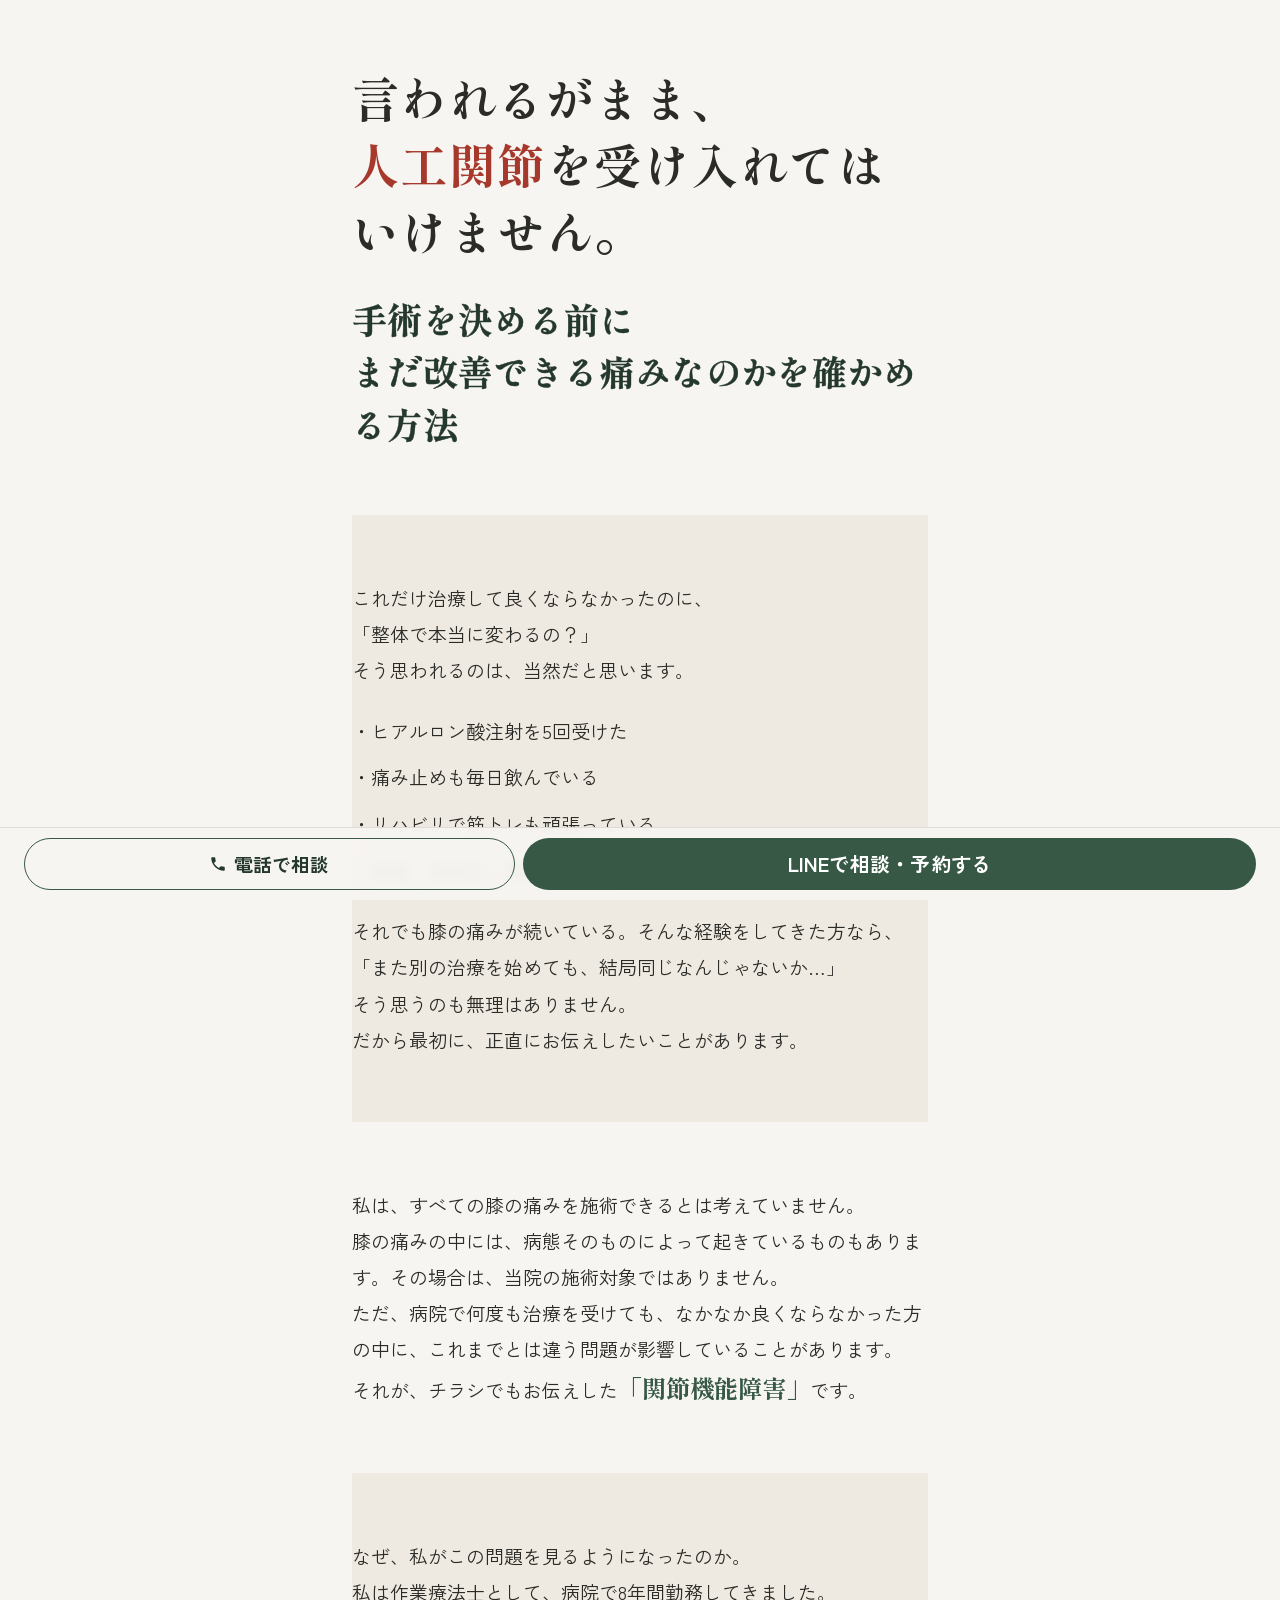
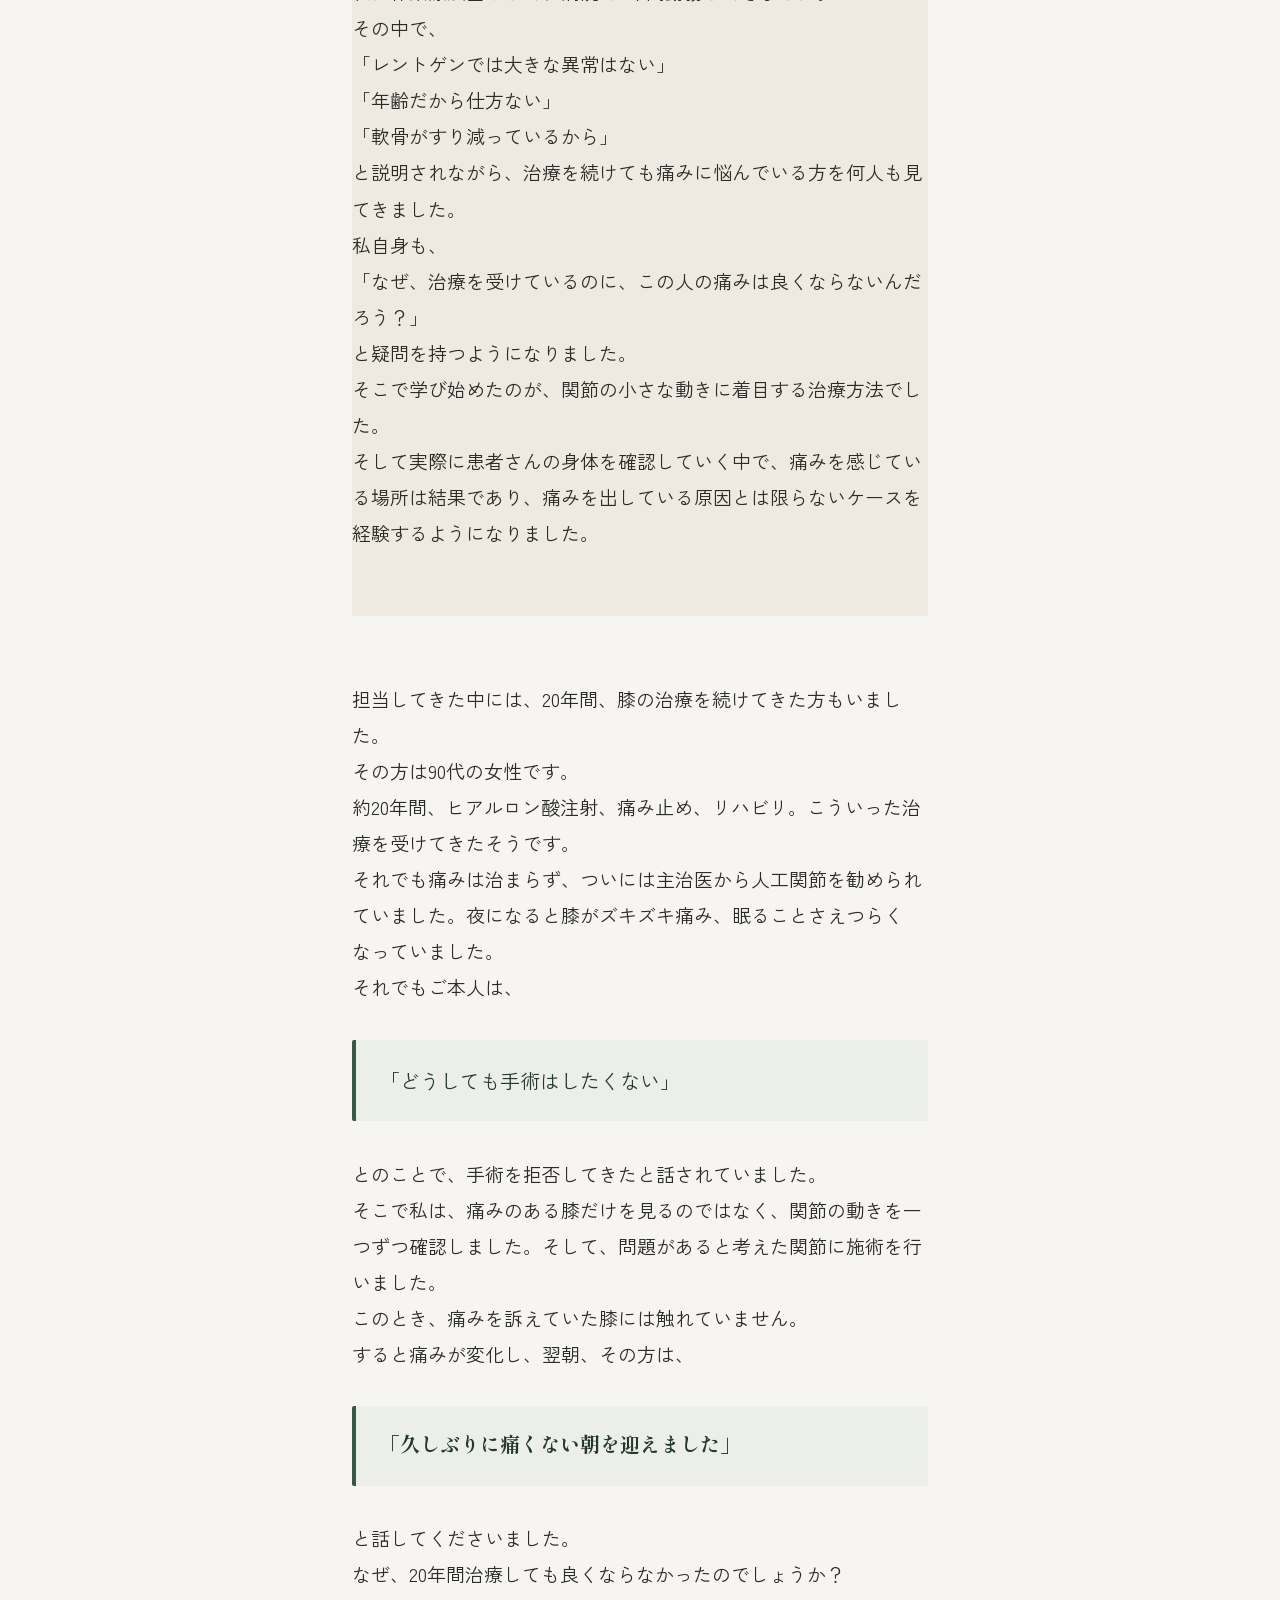
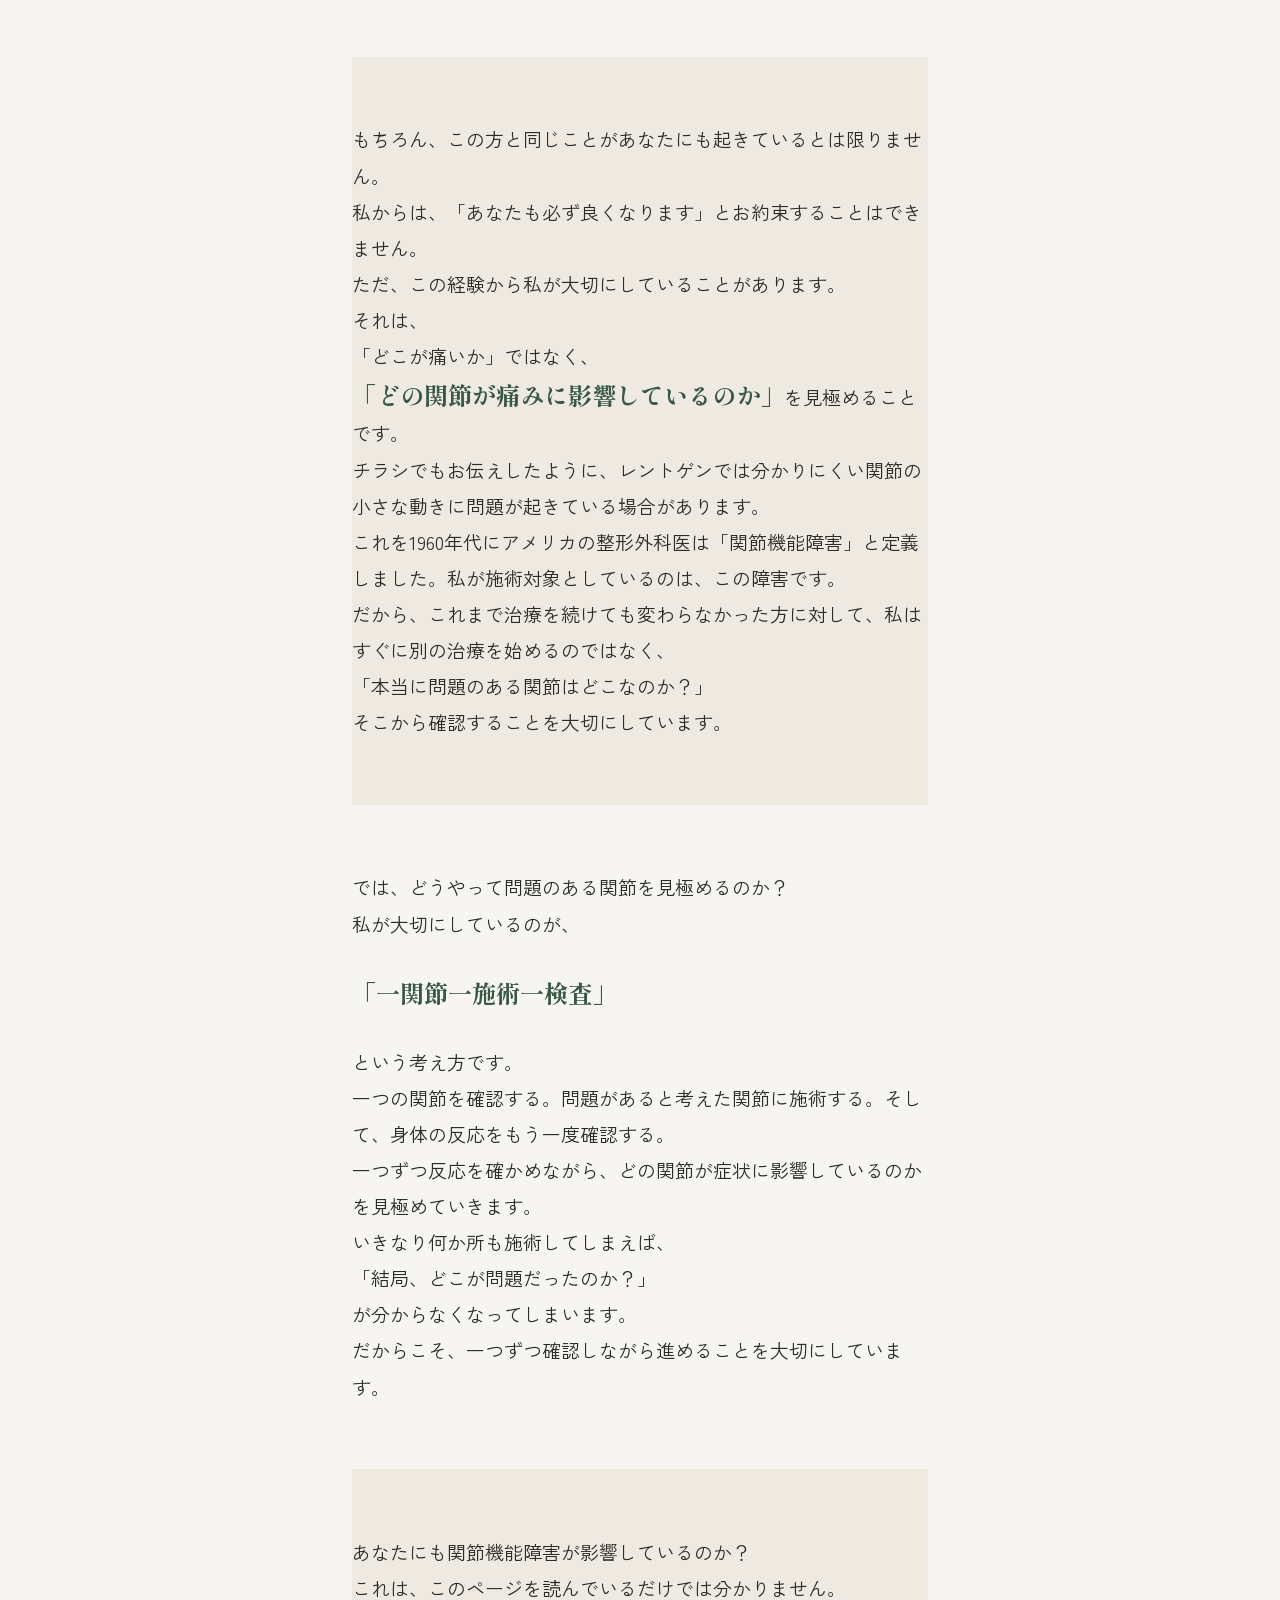
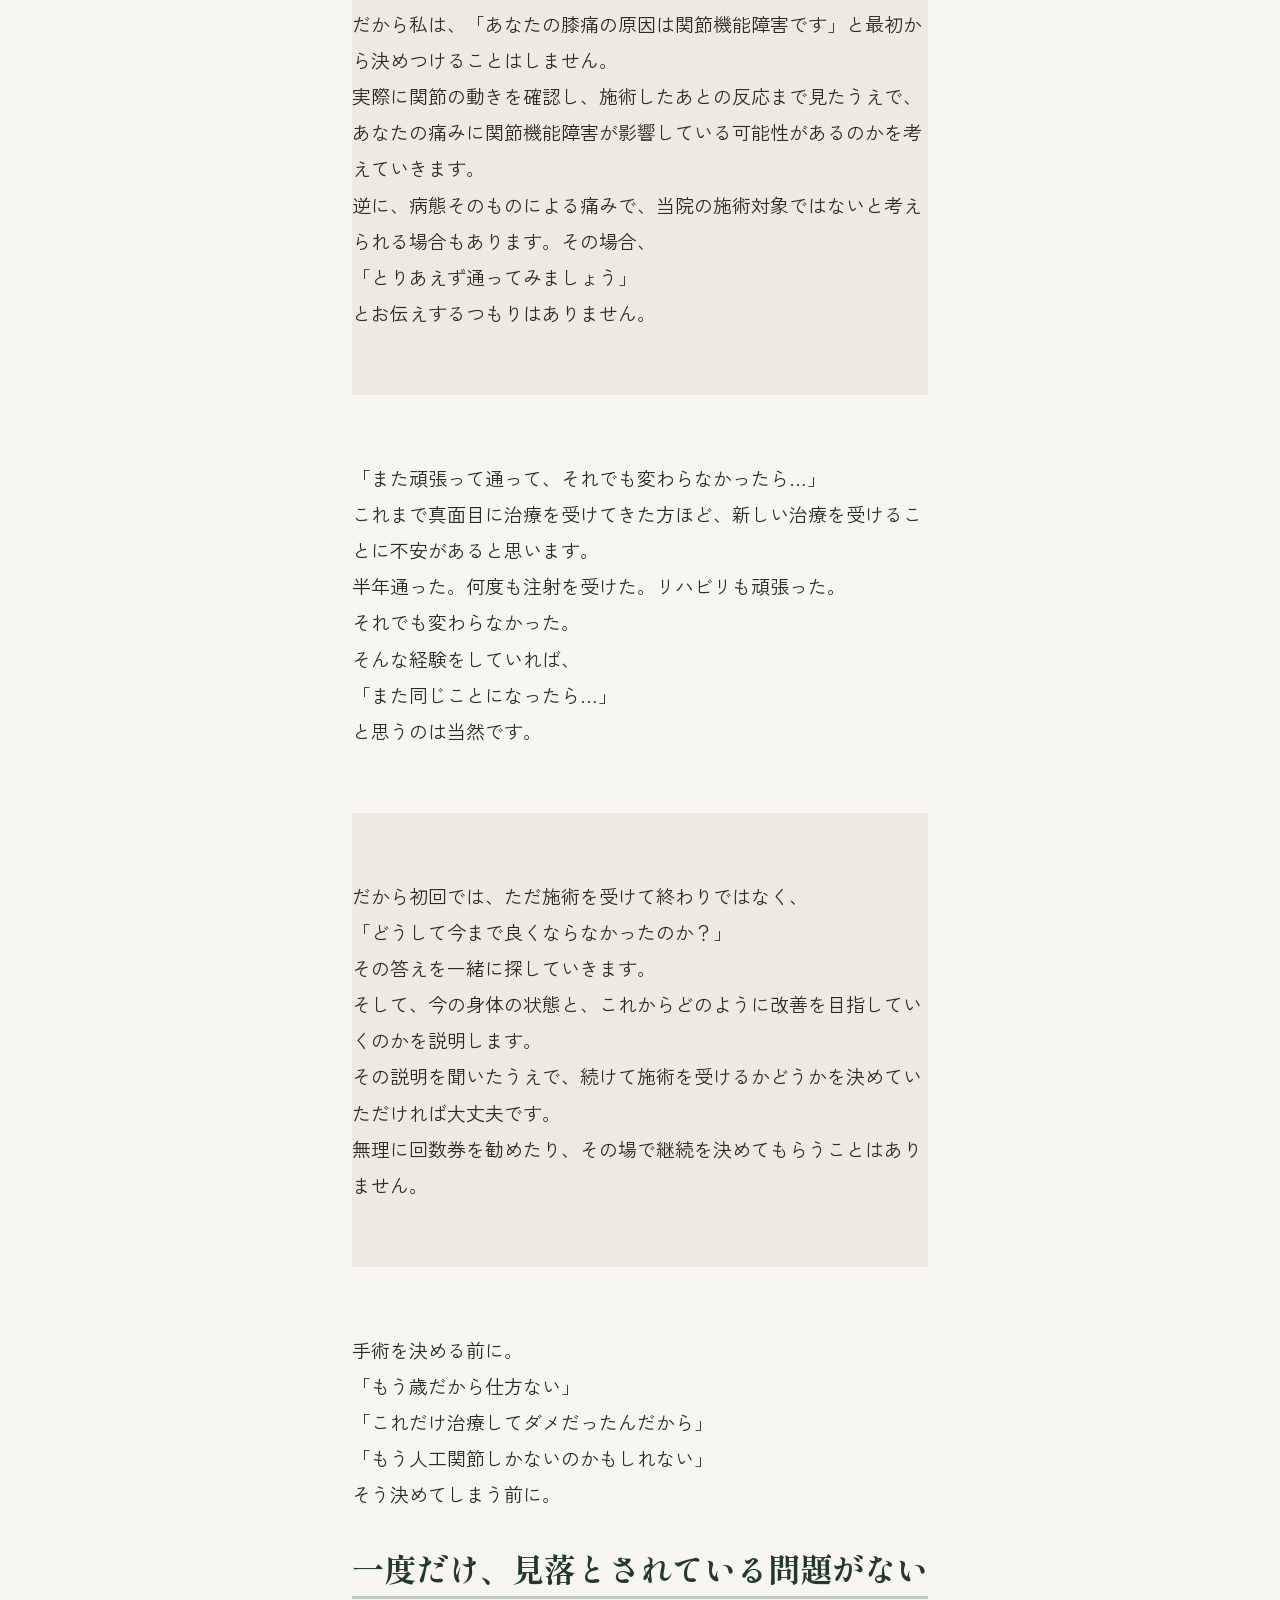
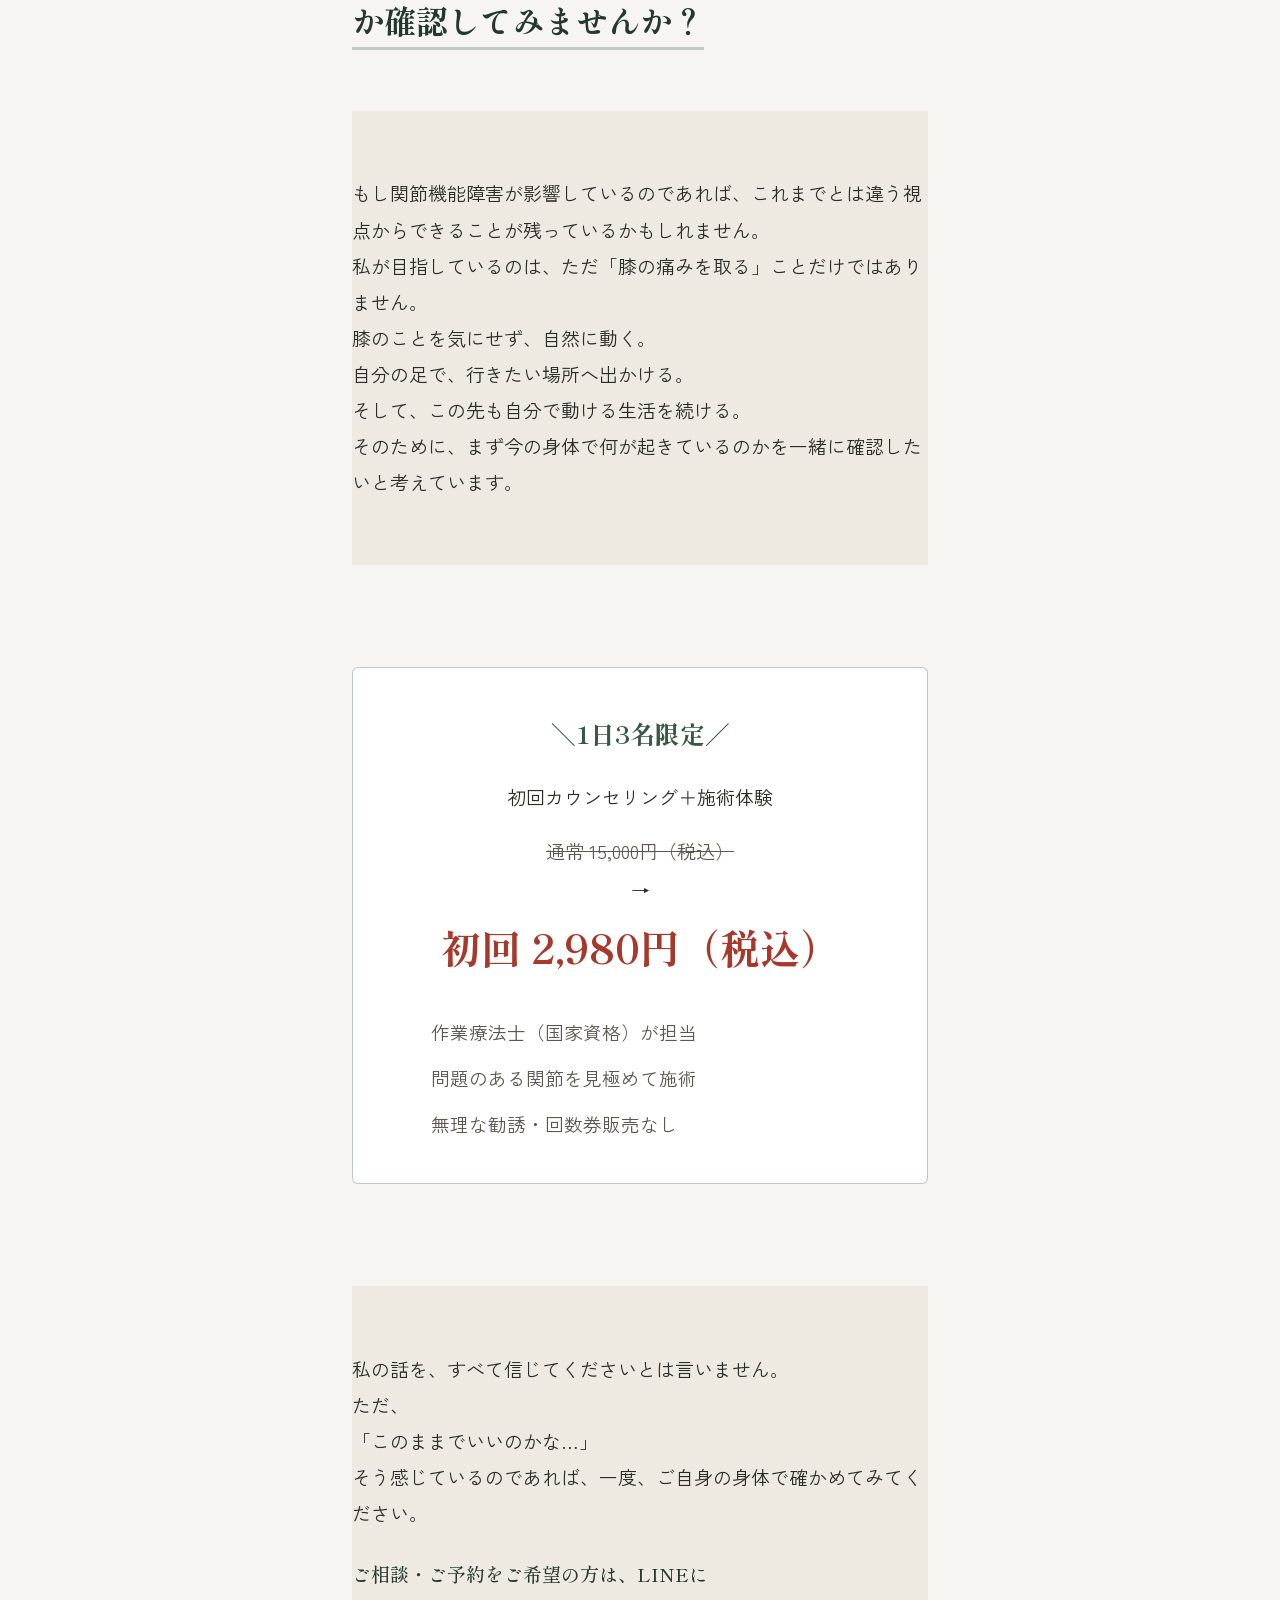
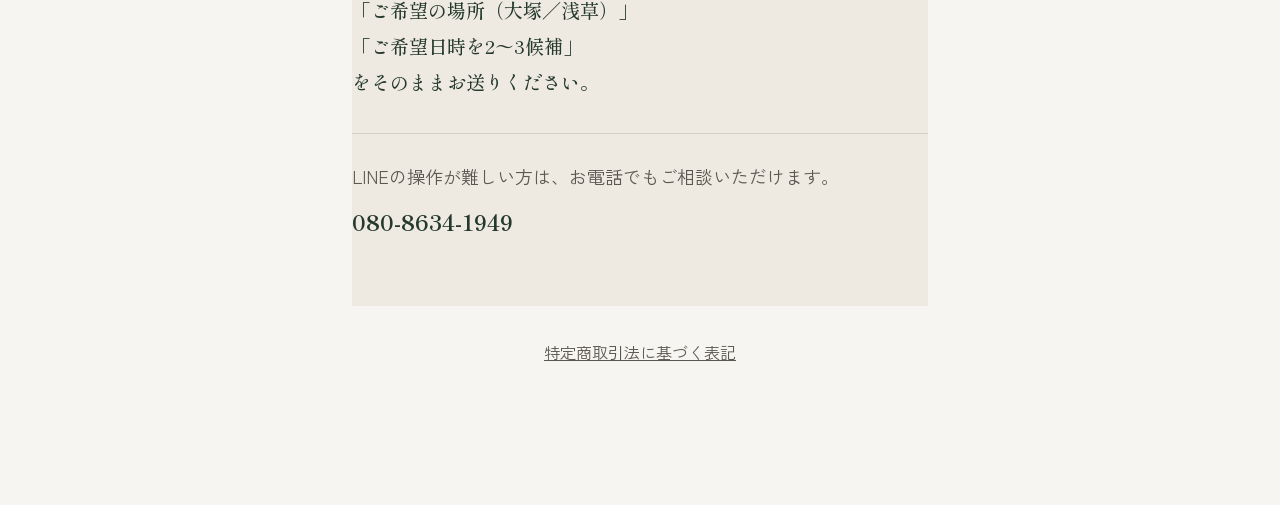
<file: flyer/index.html>
<!DOCTYPE html>
<html lang="ja">
<head>
<meta charset="UTF-8">
<meta name="viewport" content="width=device-width, initial-scale=1, viewport-fit=cover">
<title>Functional Life Lab | 膝の痛みでお悩みの方へ</title>
<meta name="robots" content="noindex, nofollow">

<link rel="preconnect" href="https://fonts.googleapis.com">
<link rel="preconnect" href="https://fonts.gstatic.com" crossorigin>
<link href="https://fonts.googleapis.com/css2?family=Shippori+Mincho:wght@500;700&family=Zen+Kaku+Gothic+New:wght@400;500;700&display=swap" rel="stylesheet">

<style>
  :root{
    --bg: #F7F5F2;
    --bg-alt: #EFEAE1;
    --green: #365845;
    --green-deep: #24382C;
    --ink: #2B2B28;
    --ink-soft: #5B5852;
    --red: #A6392C;
    --quote-bg: #ECEFE9;
    --quote-border: #365845;
    --offer-border: rgba(54,88,69,0.32);
    --serif: "Shippori Mincho", serif;
    --sans: "Zen Kaku Gothic New", "Hiragino Kaku Gothic ProN", sans-serif;
    --cta-h: 84px;
  }

  *{ box-sizing: border-box; }

  html{
    font-size: clamp(16px, 4.1vw, 19px);
    -webkit-text-size-adjust: 100%;
  }

  body{
    margin:0;
    background: var(--bg);
    color: var(--ink);
    font-family: var(--sans);
    line-height: 1.9;
    overflow-x: hidden;
    padding-bottom: calc(var(--cta-h) + 12px);
    padding-bottom: calc(var(--cta-h) + 12px + env(safe-area-inset-bottom, 0px));
    word-break: normal;
    overflow-wrap: break-word;
    line-break: strict;
    -webkit-line-break: strict;
  }

  img{ max-width:100%; display:block; }

  .wrap{
    max-width: 640px;
    margin: 0 auto;
    padding: 0 clamp(20px, 6vw, 32px);
  }

  section{
    padding: clamp(2.4rem, 8vw, 3.4rem) 0;
  }
  section.alt{
    background: var(--bg-alt);
  }

  p{
    margin: 0 0 1.3em;
    font-size: 1rem;
    max-width: 34em;
  }
  p:last-child{ margin-bottom: 0; }

  .lede{
    font-family: var(--serif);
    font-weight: 700;
    color: var(--green-deep);
    font-size: clamp(1.15rem, 5.2vw, 1.45rem);
    line-height: 1.75;
    letter-spacing: 0.01em;
  }

  .hero-main{
    font-family: var(--serif);
    font-weight: 700;
    color: var(--ink);
    font-size: clamp(1.75rem, 8.6vw, 2.5rem);
    line-height: 1.4;
    letter-spacing: 0.01em;
    margin: 0 0 0.6em;
  }
  .hero-main .accent-red{ color: var(--red); }
  .hero-sub{
    font-family: var(--serif);
    font-weight: 700;
    color: var(--green-deep);
    font-size: clamp(1.4rem, 6.8vw, 1.85rem);
    line-height: 1.5;
    letter-spacing: 0.01em;
    -webkit-text-stroke: 0.4px currentColor;
    margin: 0;
  }

  .l2{
    font-family: var(--serif);
    font-weight: 700;
    color: var(--green);
    font-size: clamp(1.08rem, 4.5vw, 1.28rem);
    line-height: 1.7;
  }

  .l3{
    font-family: var(--serif);
    font-weight: 700;
    color: var(--green-deep);
    font-size: clamp(1.3rem, 5.8vw, 1.7rem);
    line-height: 1.6;
    padding-bottom: 0.15em;
    border-bottom: 3px solid rgba(54,88,69,0.28);
    display: inline;
  }
  .l3-block{ margin: 1.6em 0; }

  ul.plain{
    list-style: none;
    margin: 0 0 1.3em;
    padding: 0;
  }
  ul.plain li{
    font-size: 1rem;
    margin-bottom: 0.55em;
  }
  ul.plain li:last-child{ margin-bottom:0; }

  .voice{
    background: var(--quote-bg);
    border-left: 4px solid var(--quote-border);
    border-radius: 2px;
    padding: 1.1em 1.2em;
    margin: 1.7em 0;
    font-size: 1.06em;
    line-height: 1.85;
    color: var(--green-deep);
  }
  .voice p{ margin:0; font-size: inherit; }

  hr.rule{
    border: none;
    border-top: 1px solid rgba(43,43,40,0.14);
    margin: clamp(2.2rem, 7vw, 3rem) 0;
  }

  .offer{
    background: #FFFFFF;
    border: 1px solid var(--offer-border);
    border-radius: 6px;
    padding: clamp(1.6rem, 6vw, 2.2rem) clamp(1.4rem, 5vw, 1.9rem);
    margin: 2rem 0;
    text-align: center;
  }
  .offer .badge{
    font-family: var(--serif);
    color: var(--green);
    font-weight: 700;
    font-size: clamp(1.1rem, 4.6vw, 1.3rem);
    margin-bottom: 0.9em;
  }
  .offer .menu{
    font-size: 1rem;
    color: var(--ink);
    margin-bottom: 0.9em;
  }
  .offer .price-line{
    margin-bottom: 0.2em;
  }
  .offer .price-before{
    font-size: 1rem;
    color: var(--ink-soft);
    text-decoration: line-through;
    text-decoration-color: var(--ink-soft);
  }
  .offer .price-after{
    font-family: var(--serif);
    font-weight: 700;
    color: var(--red);
    font-size: clamp(1.6rem, 8vw, 2.1rem);
    line-height: 1.4;
    margin: 0.25em 0 1em;
  }
  .offer ul.plain{
    text-align: left;
    max-width: 22em;
    margin: 0 auto;
  }
  .offer ul.plain li{
    font-size: 0.98rem;
    color: var(--ink-soft);
  }

  .closing p{ font-size: 1rem; }
  .closing .line-request{
    font-family: var(--serif);
    color: var(--green-deep);
    font-weight: 500;
  }

  .nowrap{ white-space: nowrap; }

  .phone-note{
    margin-top: 1.8em;
    padding-top: 1.4em;
    border-top: 1px solid rgba(43,43,40,0.14);
    font-size: 0.95rem;
    color: var(--ink-soft);
  }
  .phone-note .phone-note-label{
    display:block;
    margin-bottom: 0.4em;
  }
  .phone-note a.phone-number{
    font-family: var(--serif);
    font-weight: 700;
    font-size: 1.2em;
    color: var(--green-deep);
    text-decoration: none;
  }

  .fixed-cta{
    position: fixed;
    left: 0; right: 0; bottom: 0;
    z-index: 40;
    background: rgba(247,245,242,0.94);
    -webkit-backdrop-filter: blur(6px);
    backdrop-filter: blur(6px);
    border-top: 1px solid rgba(43,43,40,0.12);
    padding: 10px clamp(16px, 5vw, 24px) calc(10px + env(safe-area-inset-bottom, 0px));
  }
  .cta-row{
    display: flex;
    align-items: stretch;
    gap: 8px;
  }
  .cta-row a{
    display:flex;
    align-items:center;
    justify-content:center;
    gap: 0.35em;
    height: 52px;
    text-decoration:none;
    font-family: var(--sans);
    font-weight: 700;
    border-radius: 999px;
    letter-spacing: 0.01em;
    white-space: nowrap;
  }
  .cta-line{
    flex: 1.5 1 0%;
    background: var(--green);
    color: #FFFFFF;
    font-size: clamp(0.95rem, 4vw, 1.06rem);
  }
  .cta-line:active{ background: var(--green-deep); }
  .cta-phone{
    flex: 1 1 0%;
    background: transparent;
    border: 1.5px solid var(--green);
    color: var(--green-deep);
    font-size: clamp(0.85rem, 3.6vw, 0.98rem);
  }
  .cta-phone:active{ background: rgba(54,88,69,0.08); }
  .cta-phone svg{ width: 18px; height: 18px; flex: 0 0 auto; }

  footer.site-footer{
    text-align: center;
    padding: 1.6rem 0 2.2rem;
    font-size: 0.85rem;
    color: var(--ink-soft);
  }
  footer.site-footer a{
    color: var(--ink-soft);
    text-decoration: underline;
  }

  @media (prefers-reduced-motion: no-preference){
    .fade-in{
      opacity: 0;
      transform: translateY(10px);
      transition: opacity .6s ease, transform .6s ease;
    }
    .fade-in.in{ opacity:1; transform:none; }
  }
</style>
</head>
<body>

<main class="wrap">

  <section>
    <p class="hero-main">言われるがまま、<br>
    <span class="accent-red">人工関節</span>を受け入れてはいけません。</p>
    <p class="hero-sub">手術を決める前に<br>
    まだ改善できる痛みなのかを確かめる方法</p>
  </section>

  <section class="alt">
    <p>これだけ治療して良くならなかったのに、<br>
    「整体で本当に変わるの？」<br>
    そう思われるのは、当然だと思います。</p>

    <ul class="plain">
      <li>・ヒアルロン酸注射を5回受けた</li>
      <li>・痛み止めも毎日飲んでいる</li>
      <li>・リハビリで筋トレも頑張っている</li>
      <li>・毎週、真面目に病院に通った</li>
    </ul>

    <p>それでも膝の痛みが続いている。そんな経験をしてきた方なら、<br>
    「また別の治療を始めても、結局同じなんじゃないか…」<br>
    そう思うのも無理はありません。<br>
    だから最初に、正直にお伝えしたいことがあります。</p>
  </section>

  <section>
    <p>私は、すべての膝の痛みを施術できるとは考えていません。<br>
    膝の痛みの中には、病態そのものによって起きているものもあります。その場合は、当院の施術対象ではありません。<br>
    ただ、病院で何度も治療を受けても、なかなか良くならなかった方の中に、これまでとは違う問題が影響していることがあります。<br>
    それが、チラシでもお伝えした<span class="l2">「関節機能障害」</span>です。</p>
  </section>

  <section class="alt">
    <p>なぜ、私がこの問題を見るようになったのか。<br>
    私は作業療法士として、病院で8年間勤務してきました。<br>
    その中で、<br>
    「レントゲンでは大きな異常はない」<br>
    「年齢だから仕方ない」<br>
    「軟骨がすり減っているから」<br>
    と説明されながら、治療を続けても痛みに悩んでいる方を何人も見てきました。<br>
    私自身も、<br>
    「なぜ、治療を受けているのに、この人の痛みは良くならないんだろう？」<br>
    と疑問を持つようになりました。<br>
    そこで学び始めたのが、関節の小さな動きに着目する治療方法でした。<br>
    そして実際に患者さんの身体を確認していく中で、痛みを感じている場所は結果であり、痛みを出している原因とは限らないケースを経験するようになりました。</p>
  </section>

  <section>
    <p>担当してきた中には、20年間、膝の治療を続けてきた方もいました。<br>
    その方は90代の女性です。<br>
    約20年間、ヒアルロン酸注射、痛み止め、リハビリ。こういった治療を受けてきたそうです。<br>
    それでも痛みは治まらず、ついには主治医から人工関節を勧められていました。夜になると膝がズキズキ痛み、眠ることさえつらくなっていました。<br>
    それでもご本人は、</p>

    <div class="voice"><p>「どうしても手術はしたくない」</p></div>

    <p>とのことで、手術を拒否してきたと話されていました。<br>
    そこで私は、痛みのある膝だけを見るのではなく、関節の動きを一つずつ確認しました。そして、問題があると考えた関節に施術を行いました。<br>
    このとき、痛みを訴えていた膝には触れていません。<br>
    すると痛みが変化し、翌朝、その方は、</p>

    <div class="voice"><p class="l3" style="display:block; border-bottom:none;">「久しぶりに痛くない朝を迎えました」</p></div>

    <p>と話してくださいました。<br>
    なぜ、20年間治療しても良くならなかったのでしょうか？</p>
  </section>

  <section class="alt">
    <p>もちろん、この方と同じことがあなたにも起きているとは限りません。<br>
    私からは、「あなたも必ず良くなります」とお約束することはできません。<br>
    ただ、この経験から私が大切にしていることがあります。<br>
    それは、<br>
    「どこが痛いか」ではなく、<br>
    <span class="l2">「どの関節が痛みに影響しているのか」</span>を見極めることです。<br>
    チラシでもお伝えしたように、レントゲンでは分かりにくい関節の小さな動きに問題が起きている場合があります。<br>
    これを1960年代にアメリカの整形外科医は「関節機能障害」と定義しました。私が施術対象としているのは、この障害です。<br>
    だから、これまで治療を続けても変わらなかった方に対して、私はすぐに別の治療を始めるのではなく、<br>
    「本当に問題のある関節はどこなのか？」<br>
    そこから確認することを大切にしています。</p>
  </section>

  <section>
    <p>では、どうやって問題のある関節を見極めるのか？<br>
    私が大切にしているのが、</p>
    <p class="l3-block"><span class="l2">「一関節一施術一検査」</span></p>
    <p>という考え方です。<br>
    一つの関節を確認する。問題があると考えた関節に施術する。そして、身体の反応をもう一度確認する。<br>
    一つずつ反応を確かめながら、どの関節が症状に影響しているのかを見極めていきます。<br>
    いきなり何か所も施術してしまえば、<br>
    「結局、どこが問題だったのか？」<br>
    が分からなくなってしまいます。<br>
    だからこそ、一つずつ確認しながら進めることを大切にしています。</p>
  </section>

  <section class="alt">
    <p>あなたにも関節機能障害が影響しているのか？<br>
    これは、このページを読んでいるだけでは分かりません。<br>
    だから私は、「あなたの膝痛の原因は関節機能障害です」と最初から決めつけることはしません。<br>
    実際に関節の動きを確認し、施術したあとの反応まで見たうえで、あなたの痛みに関節機能障害が影響している可能性があるのかを考えていきます。<br>
    逆に、病態そのものによる痛みで、当院の施術対象ではないと考えられる場合もあります。その場合、<br>
    「とりあえず通ってみましょう」<br>
    とお伝えするつもりはありません。</p>
  </section>

  <section>
    <p>「また頑張って通って、それでも変わらなかったら…」<br>
    これまで真面目に治療を受けてきた方ほど、新しい治療を受けることに不安があると思います。<br>
    半年通った。何度も注射を受けた。リハビリも頑張った。<br>
    それでも変わらなかった。<br>
    そんな経験をしていれば、<br>
    「また同じことになったら…」<br>
    と思うのは当然です。</p>
  </section>

  <section class="alt">
    <p>だから初回では、ただ施術を受けて終わりではなく、<br>
    「どうして今まで良くならなかったのか？」<br>
    その答えを一緒に探していきます。<br>
    そして、今の身体の状態と、これからどのように改善を目指していくのかを説明します。<br>
    その説明を聞いたうえで、続けて施術を受けるかどうかを決めていただければ大丈夫です。<br>
    無理に回数券を勧めたり、その場で継続を決めてもらうことはありません。</p>
  </section>

  <section>
    <p>手術を決める前に。<br>
    「もう歳だから仕方ない」<br>
    「これだけ治療してダメだったんだから」<br>
    「もう人工関節しかないのかもしれない」<br>
    そう決めてしまう前に。</p>
    <p class="l3-block"><span class="l3">一度だけ、見落とされている問題がないか確認してみませんか？</span></p>
  </section>

  <section class="alt">
    <p>もし関節機能障害が影響しているのであれば、これまでとは違う視点からできることが残っているかもしれません。<br>
    私が目指しているのは、ただ「膝の痛みを取る」ことだけではありません。<br>
    膝のことを気にせず、自然に動く。<br>
    自分の足で、行きたい場所へ出かける。<br>
    そして、この先も自分で動ける生活を続ける。<br>
    そのために、まず今の身体で何が起きているのかを一緒に確認したいと考えています。</p>
  </section>

  <section>
    <div class="offer">
      <div class="badge">＼1日3名限定／</div>
      <div class="menu">初回カウンセリング＋施術体験</div>
      <div class="price-line price-before">通常 15,000円（税込）</div>
      <div class="price-line">→ </div>
      <div class="price-after">初回 2,980円（税込）</div>
      <ul class="plain">
        <li>作業療法士（国家資格）が担当</li>
        <li>問題のある関節を見極めて施術</li>
        <li>無理な勧誘・回数券販売なし</li>
      </ul>
    </div>
  </section>

  <section class="alt closing">
    <p>私の話を、すべて信じてくださいとは言いません。<br>
    ただ、<br>
    「このままでいいのかな…」<br>
    そう感じているのであれば、一度、ご自身の身体で確かめてみてください。</p>
    <p class="line-request">ご相談・ご予約をご希望の方は、LINEに<br>
    「ご希望の場所（大塚／浅草）」<br>
    「ご希望日時を2〜3候補」<br>
    をそのままお送りください。</p>

    <div class="phone-note">
      <span class="phone-note-label">LINEの操作が難しい方は、お電話でもご相談いただけます。</span>
      <a class="phone-number" href="tel:08086341949">080-8634-1949</a>
    </div>
  </section>

</main>

<footer class="site-footer">
  <a href="tokusho.html">特定商取引法に基づく表記</a>
</footer>

<div class="fixed-cta">
  <div class="cta-row">
    <a class="cta-phone" href="tel:08086341949" id="telCta" aria-label="電話で相談する">
      <svg viewBox="0 0 24 24" fill="none" xmlns="http://www.w3.org/2000/svg" aria-hidden="true">
        <path d="M6.6 10.8c1.4 2.8 3.8 5.1 6.6 6.6l2.2-2.2c.3-.3.7-.4 1-.2 1.1.4 2.3.6 3.6.6.6 0 1 .4 1 1V20c0 .6-.4 1-1 1C11 21 3 13 3 4c0-.6.4-1 1-1h3.4c.6 0 1 .4 1 1 0 1.3.2 2.5.6 3.6.1.4 0 .8-.2 1L6.6 10.8z" fill="currentColor"/>
      </svg>
      <span>電話で相談</span>
    </a>
    <a class="cta-line" id="lineCta" href="https://lin.ee/zscVGbx" target="_blank" rel="noopener">LINEで相談・予約する</a>
  </div>
</div>

<script>
  (function(c,l,a,r,i,t,y){
    c[a]=c[a]||function(){(c[a].q=c[a].q||[]).push(arguments)};
    t=l.createElement(r);t.async=1;t.src="https://www.clarity.ms/tag/"+i;
    y=l.getElementsByTagName(r)[0];y.parentNode.insertBefore(t,y);
  })(window, document, "clarity", "script", "xu9sb1viyo");
</script>

<script>
  !function(f,b,e,v,n,t,s){
    if(f.fbq)return;n=f.fbq=function(){n.callMethod?
    n.callMethod.apply(n,arguments):n.queue.push(arguments)};
    if(!f._fbq)f._fbq=n;n.push=n;n.loaded=!0;n.version='2.0';
    n.queue=[];t=b.createElement(e);t.async=!0;
    t.src=v;s=b.getElementsByTagName(e)[0];
    s.parentNode.insertBefore(t,s)
  }(window, document,'script','https://connect.facebook.net/en_US/fbevents.js');
  fbq('init', '1794594331533146');
  fbq('track', 'PageView');

  document.getElementById('lineCta').addEventListener('click', function(){
    fbq('track', 'Lead');
  });
  document.getElementById('telCta').addEventListener('click', function(){
    fbq('track', 'Contact');
  });
  document.querySelectorAll('a[href^="tel:"]').forEach(function(a){
    if (a.id !== 'telCta') {
      a.addEventListener('click', function(){ fbq('track', 'Contact'); });
    }
  });
</script>
<noscript><img height="1" width="1" style="display:none"
  src="https://www.facebook.com/tr?id=1794594331533146&ev=PageView&noscript=1"/></noscript>

</body>
</html>
</file>
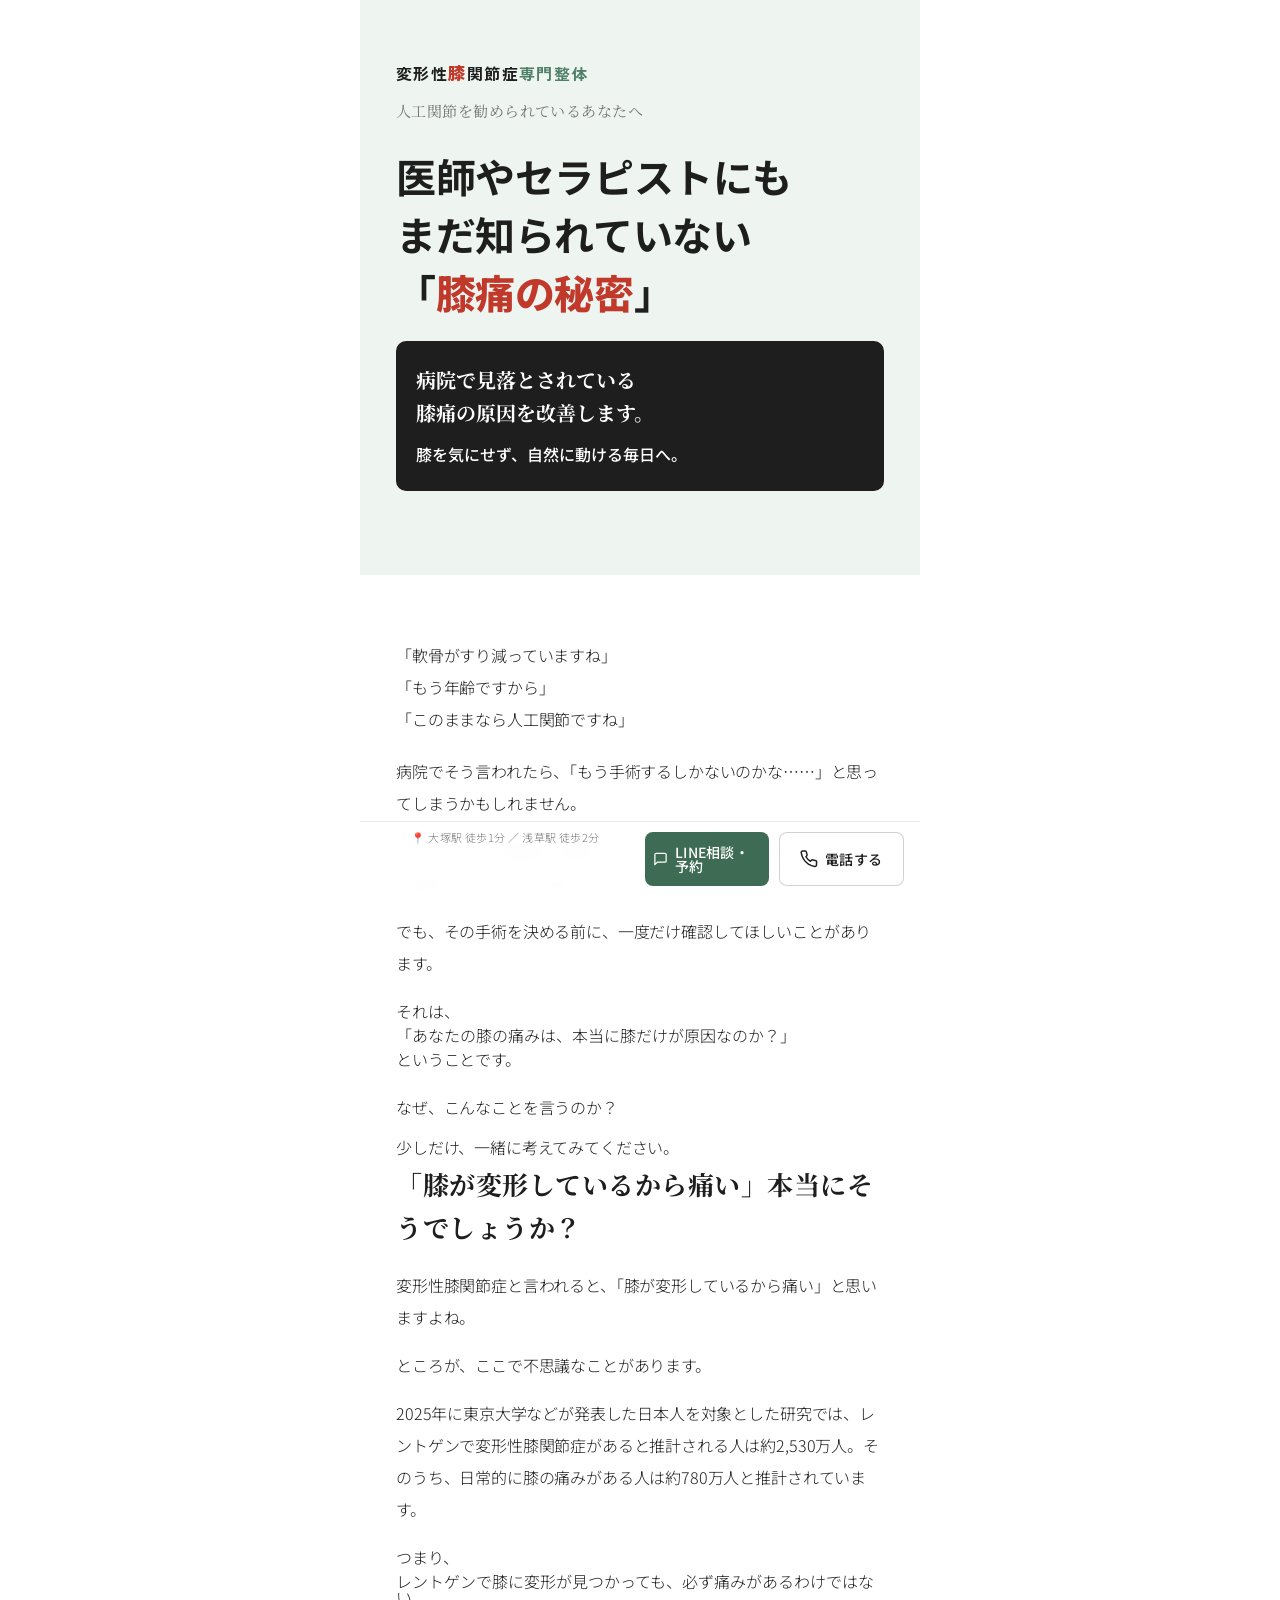
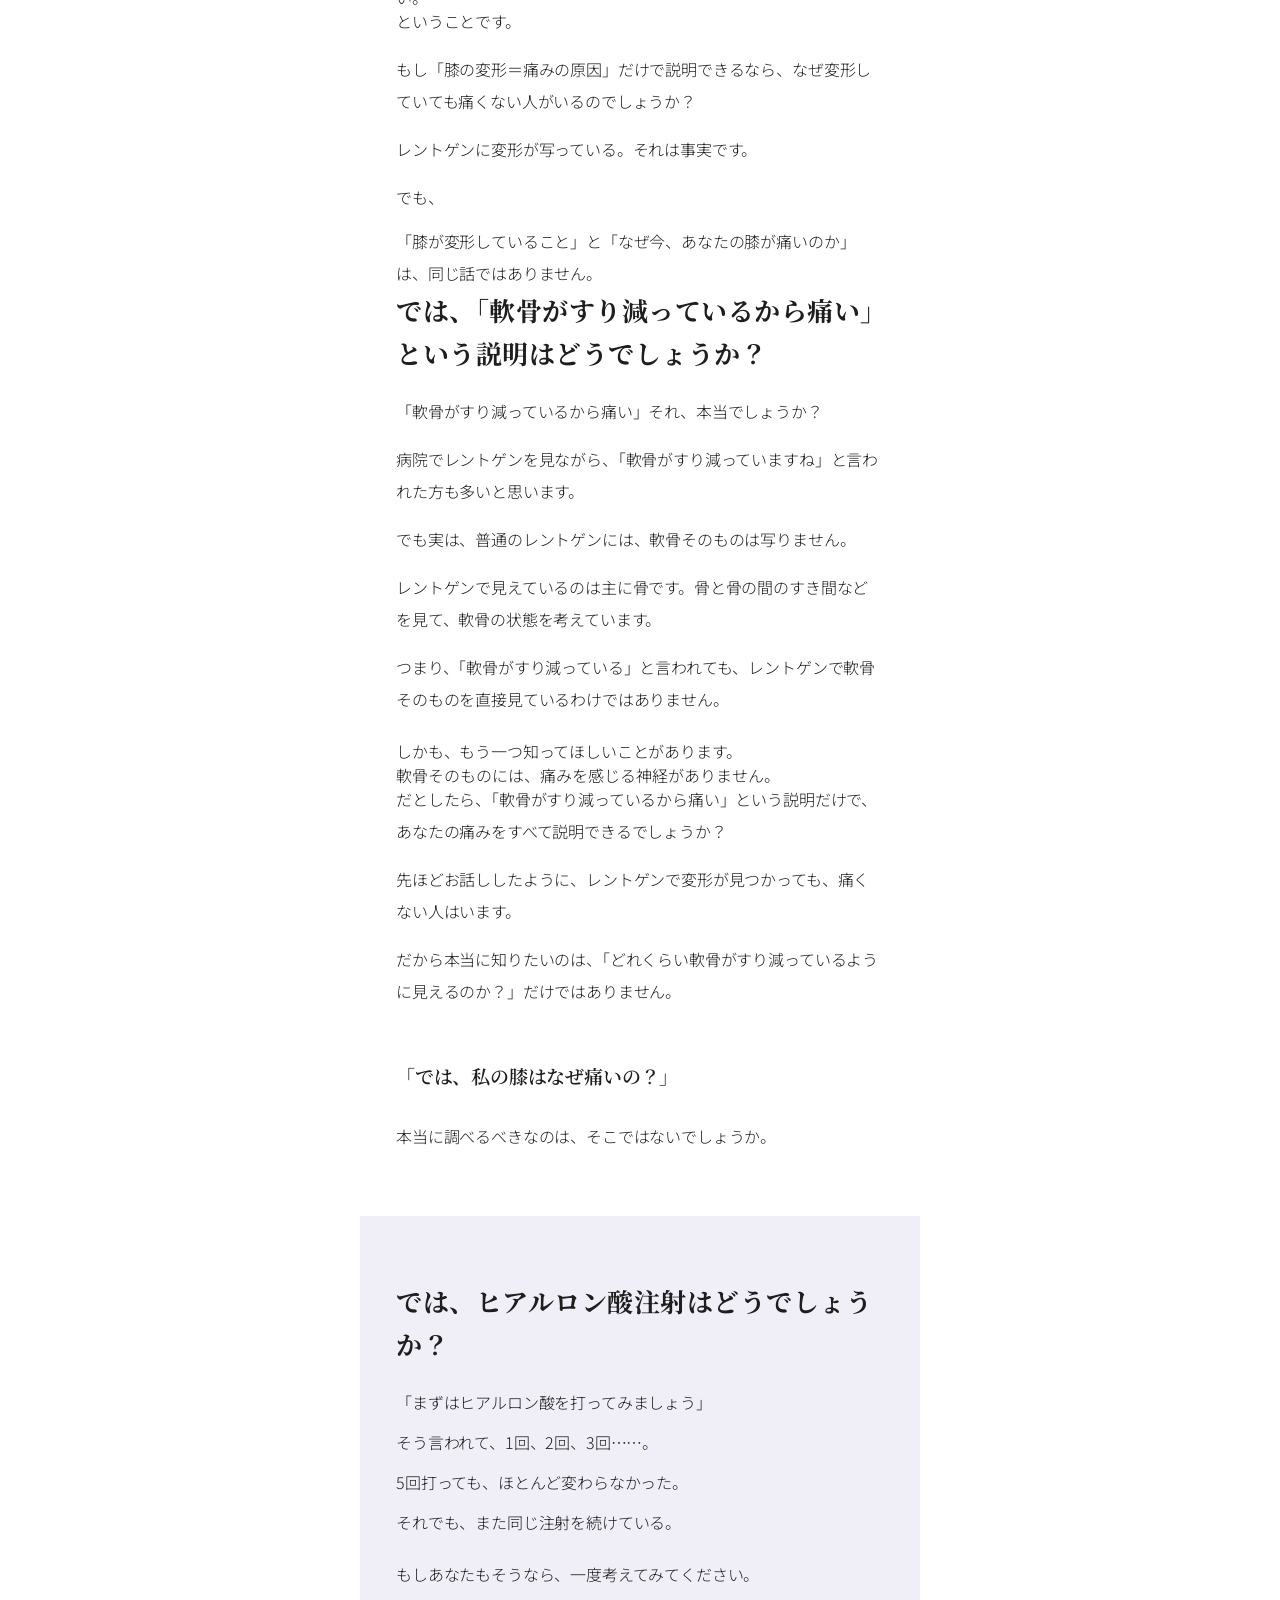
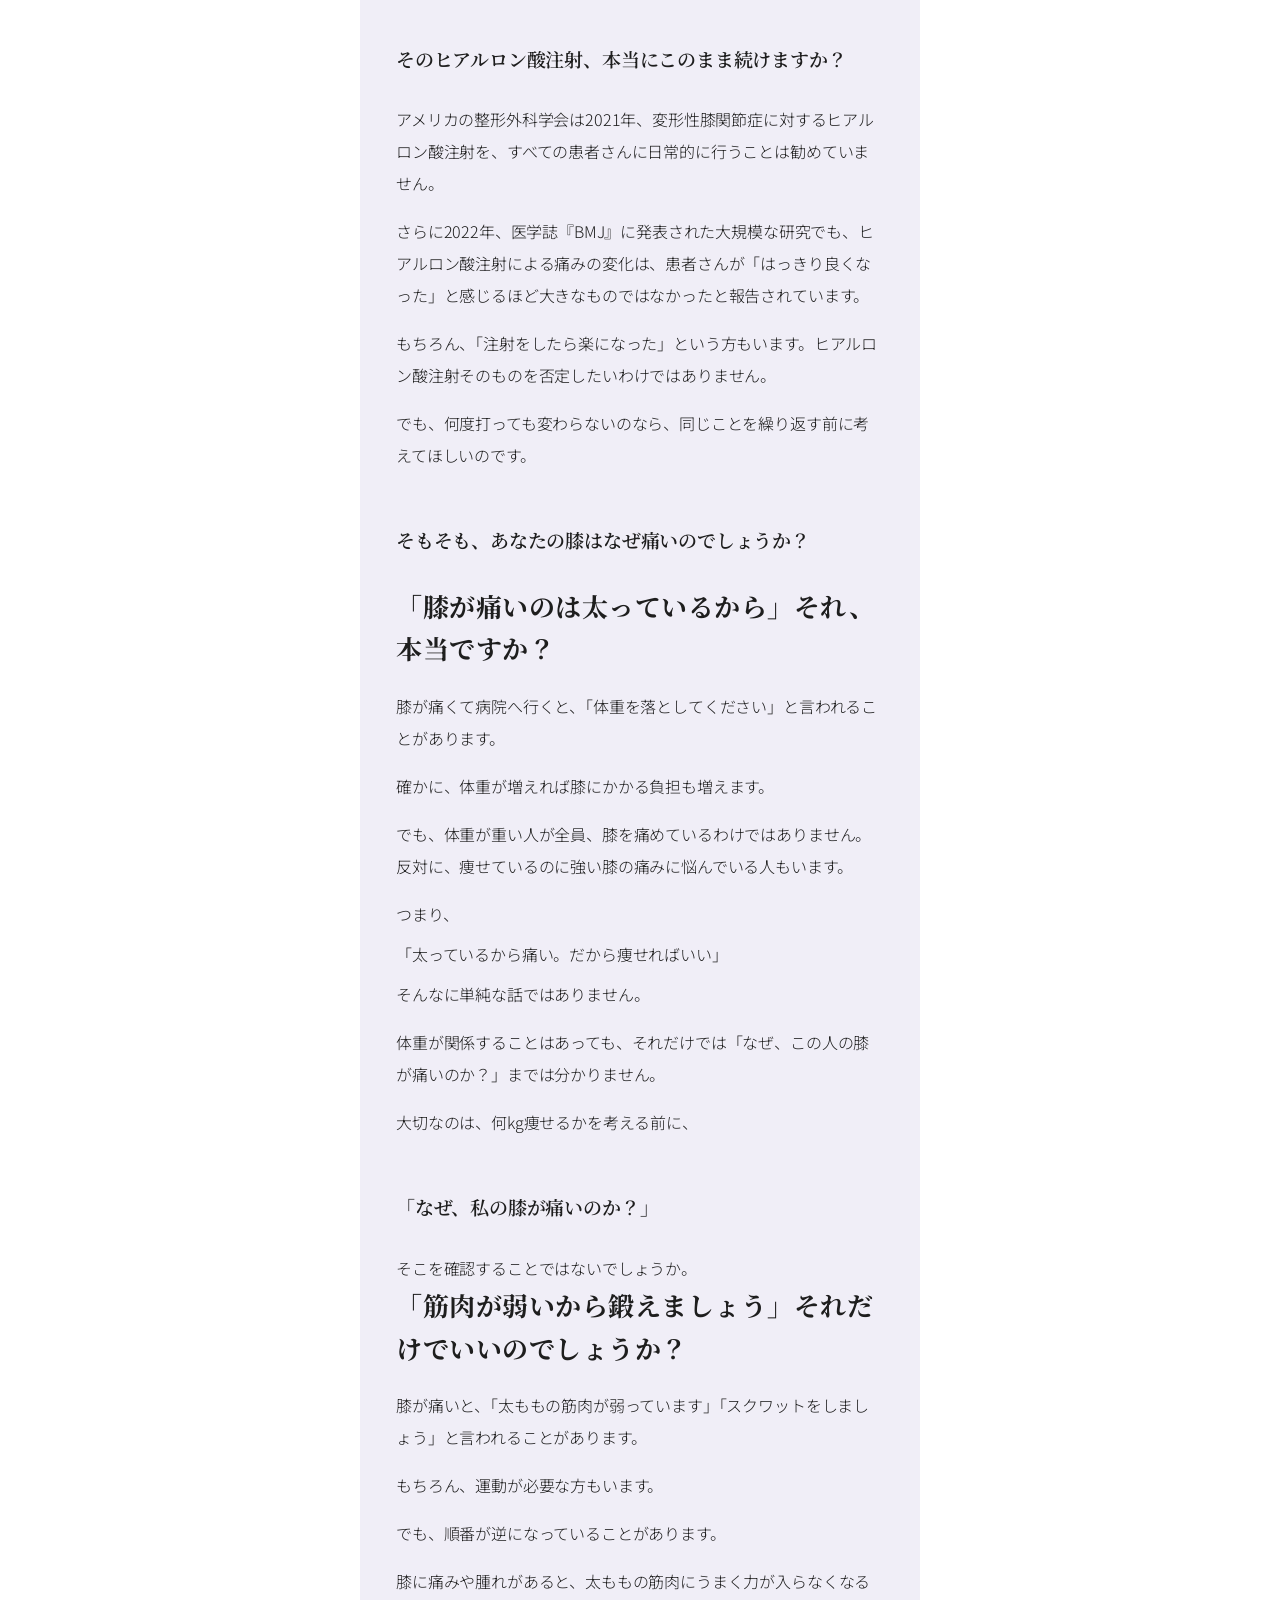
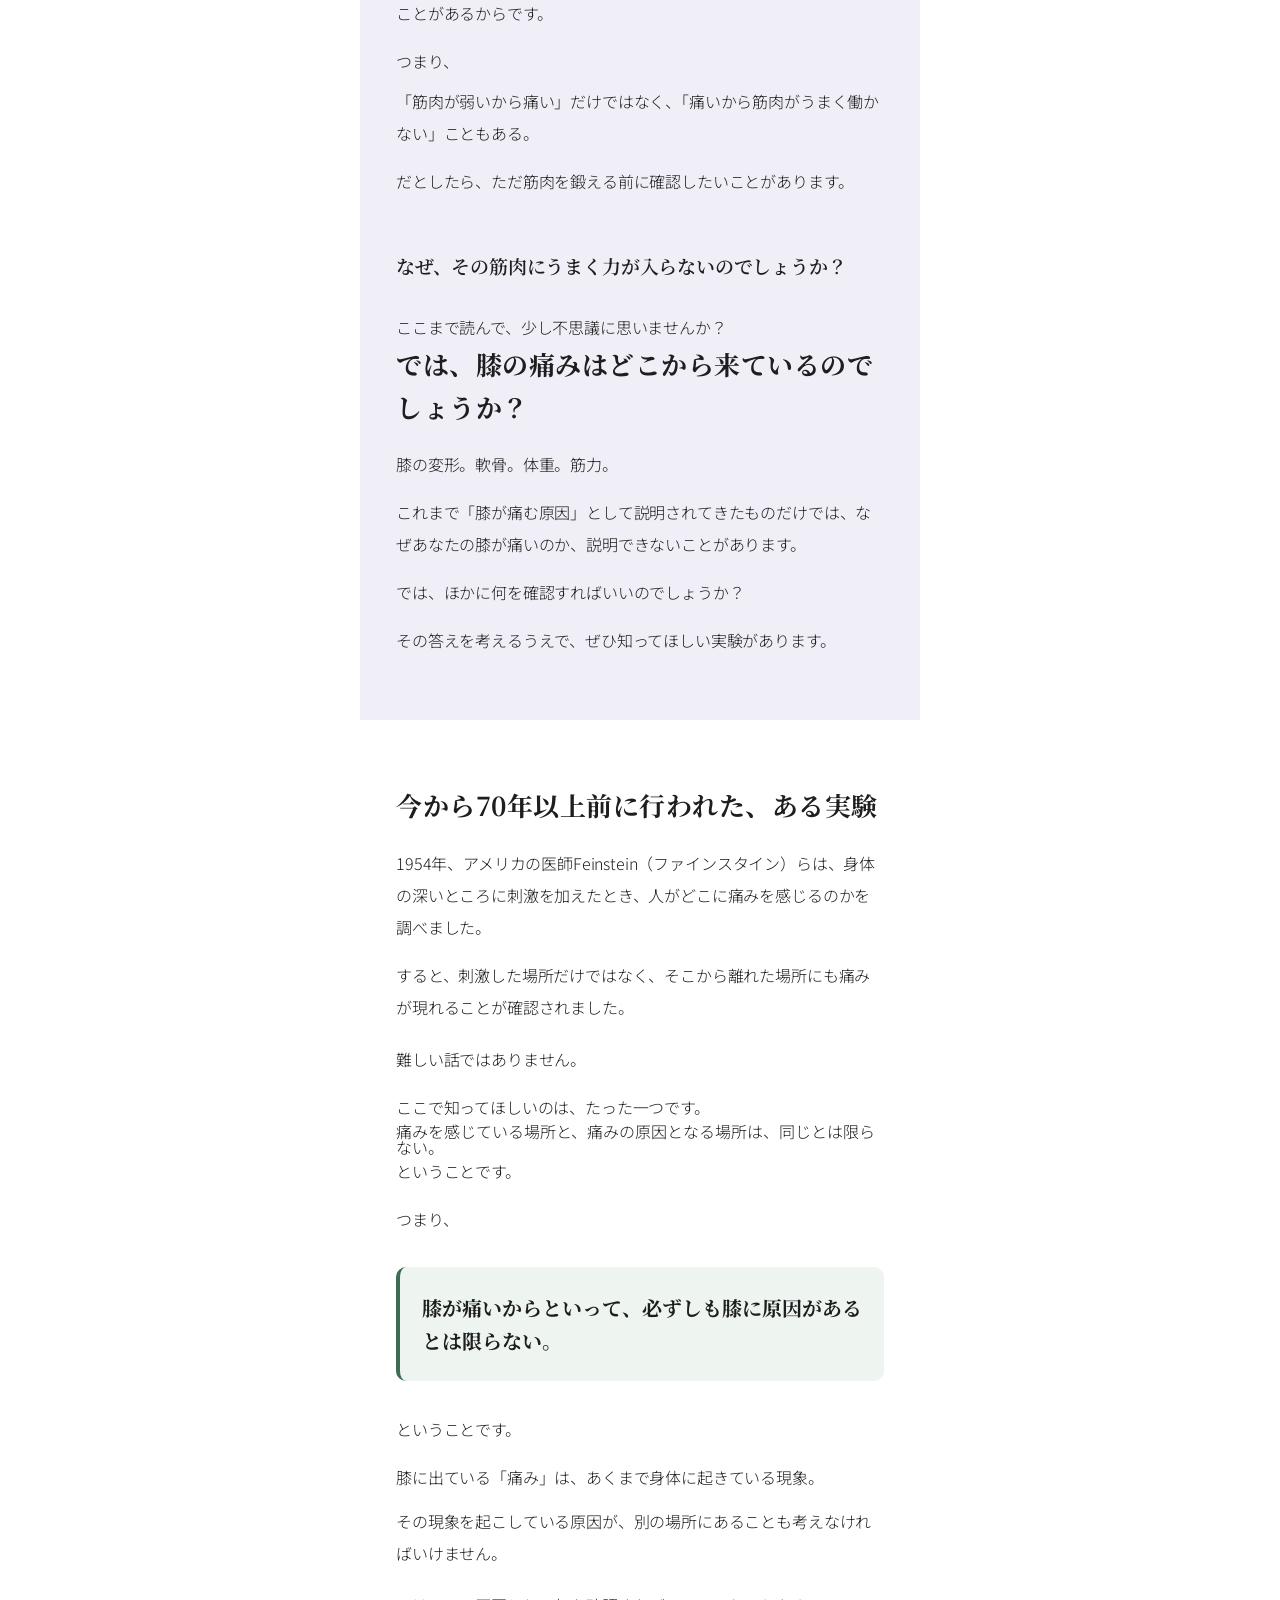
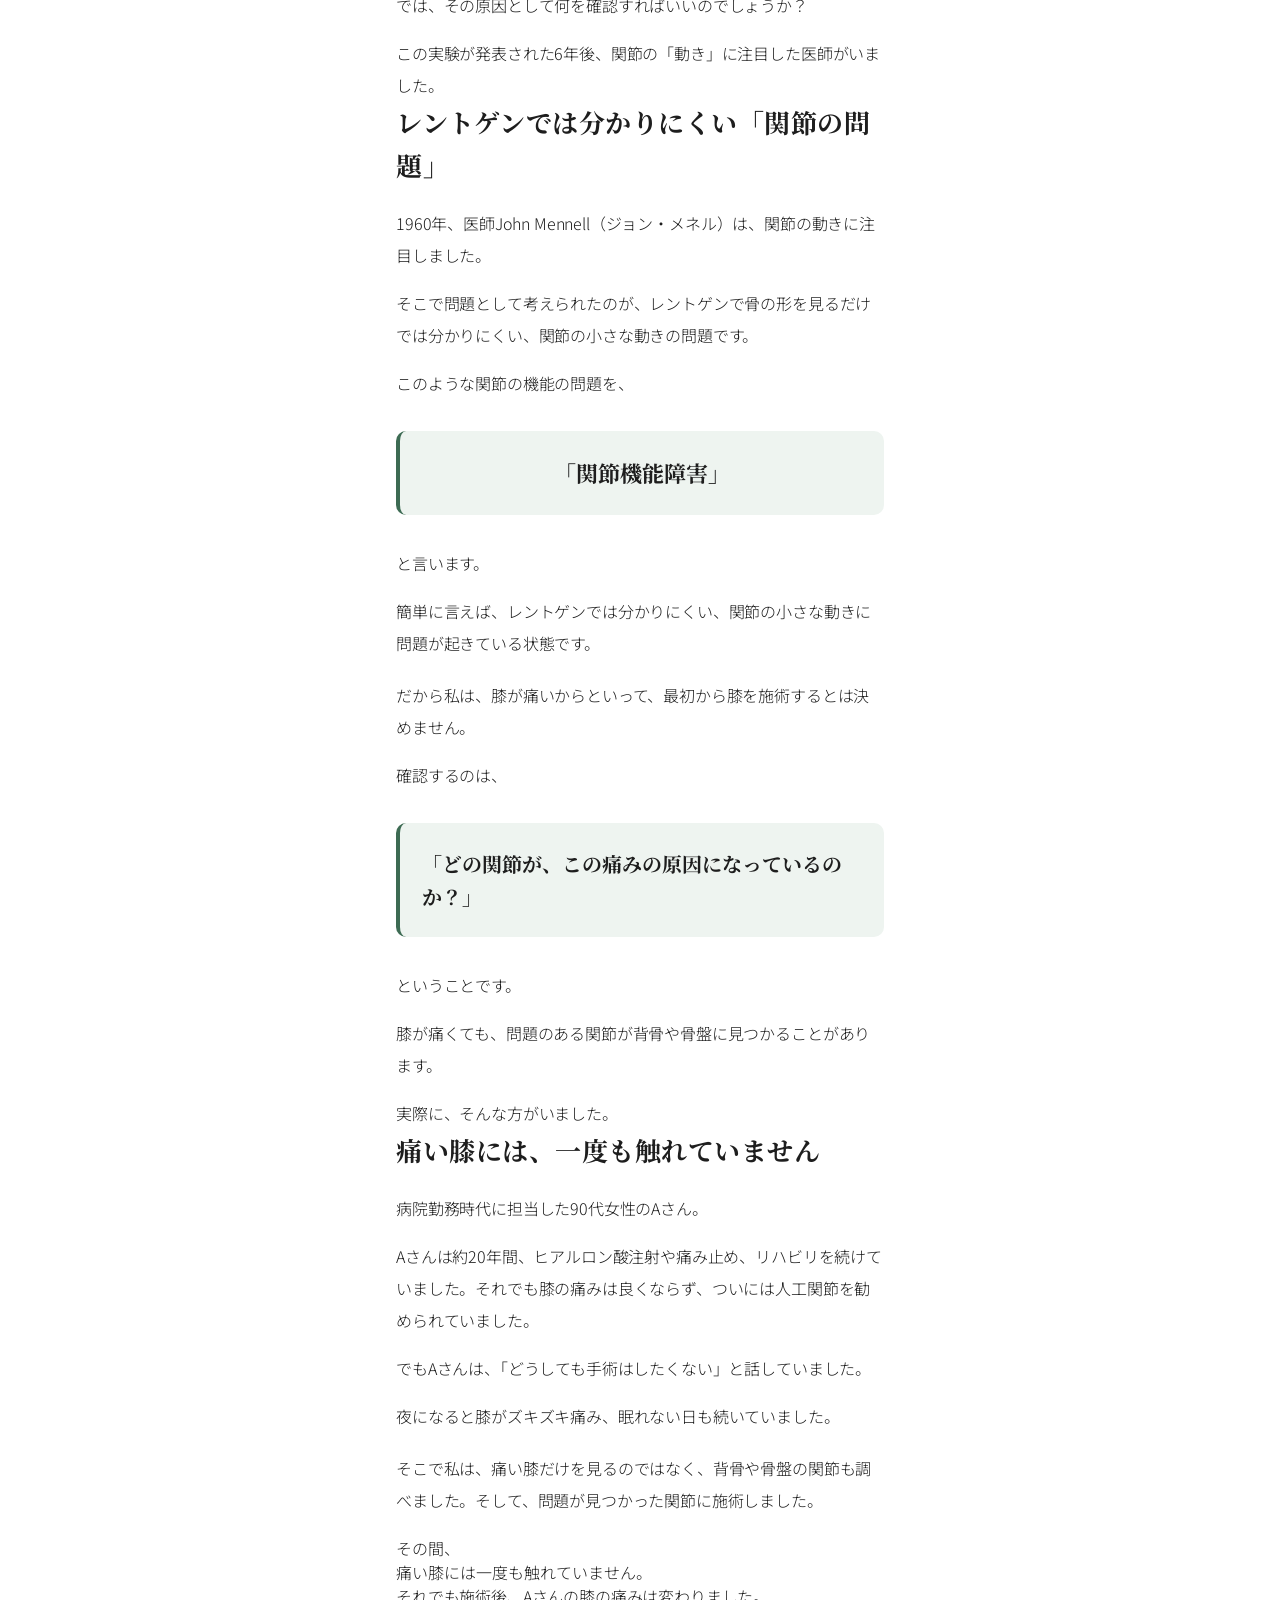
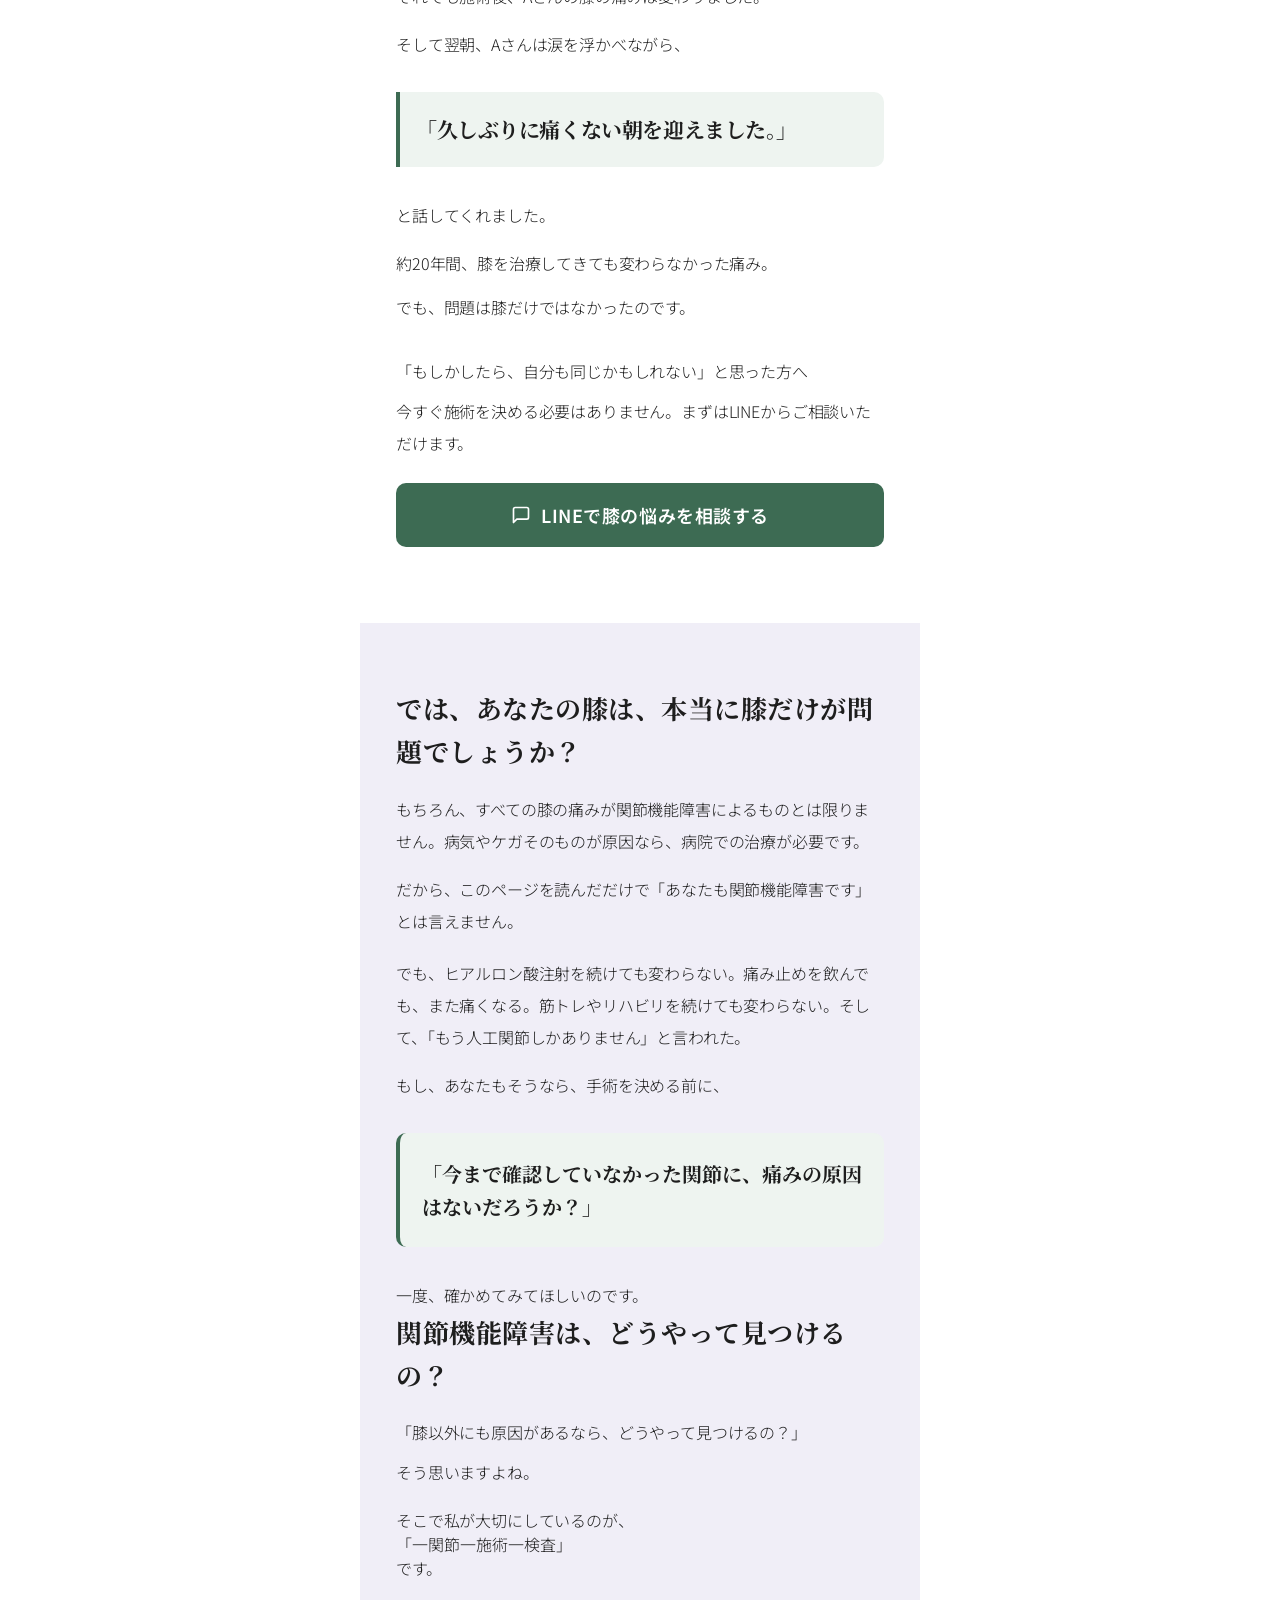
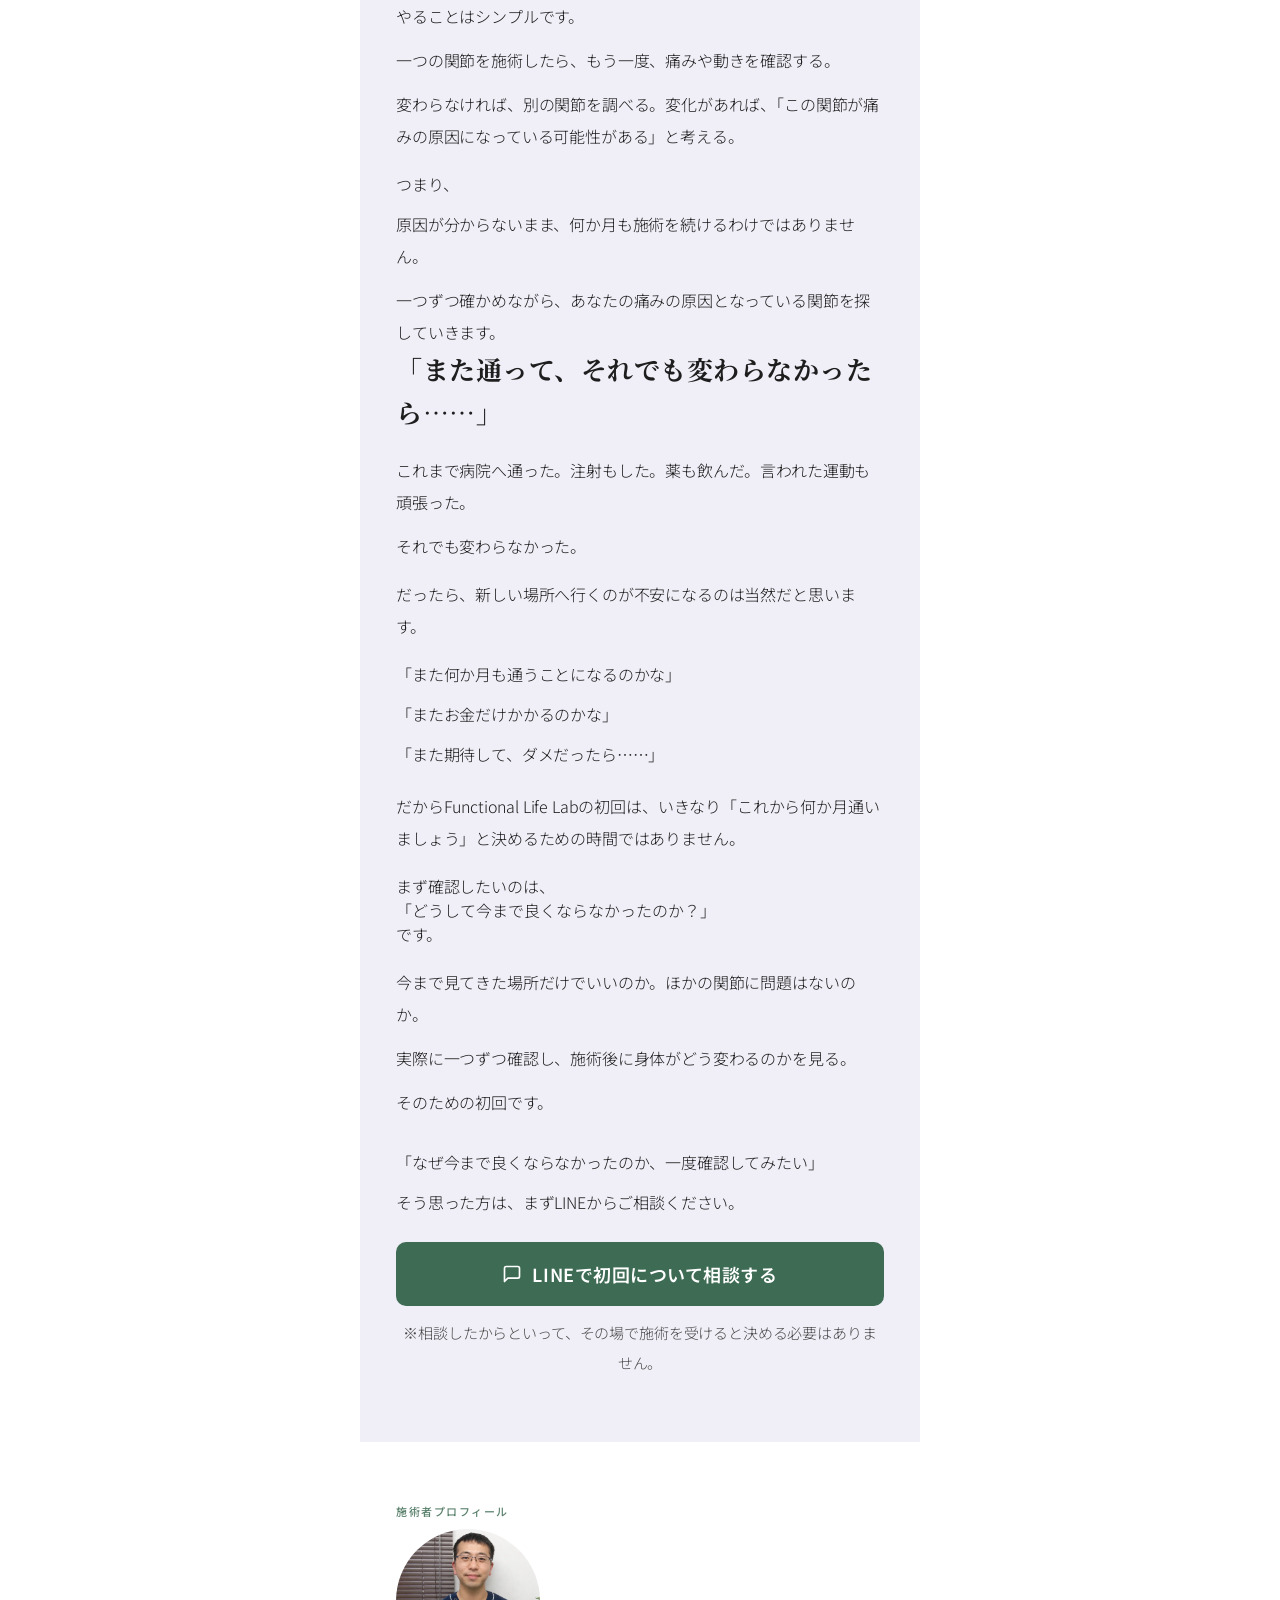
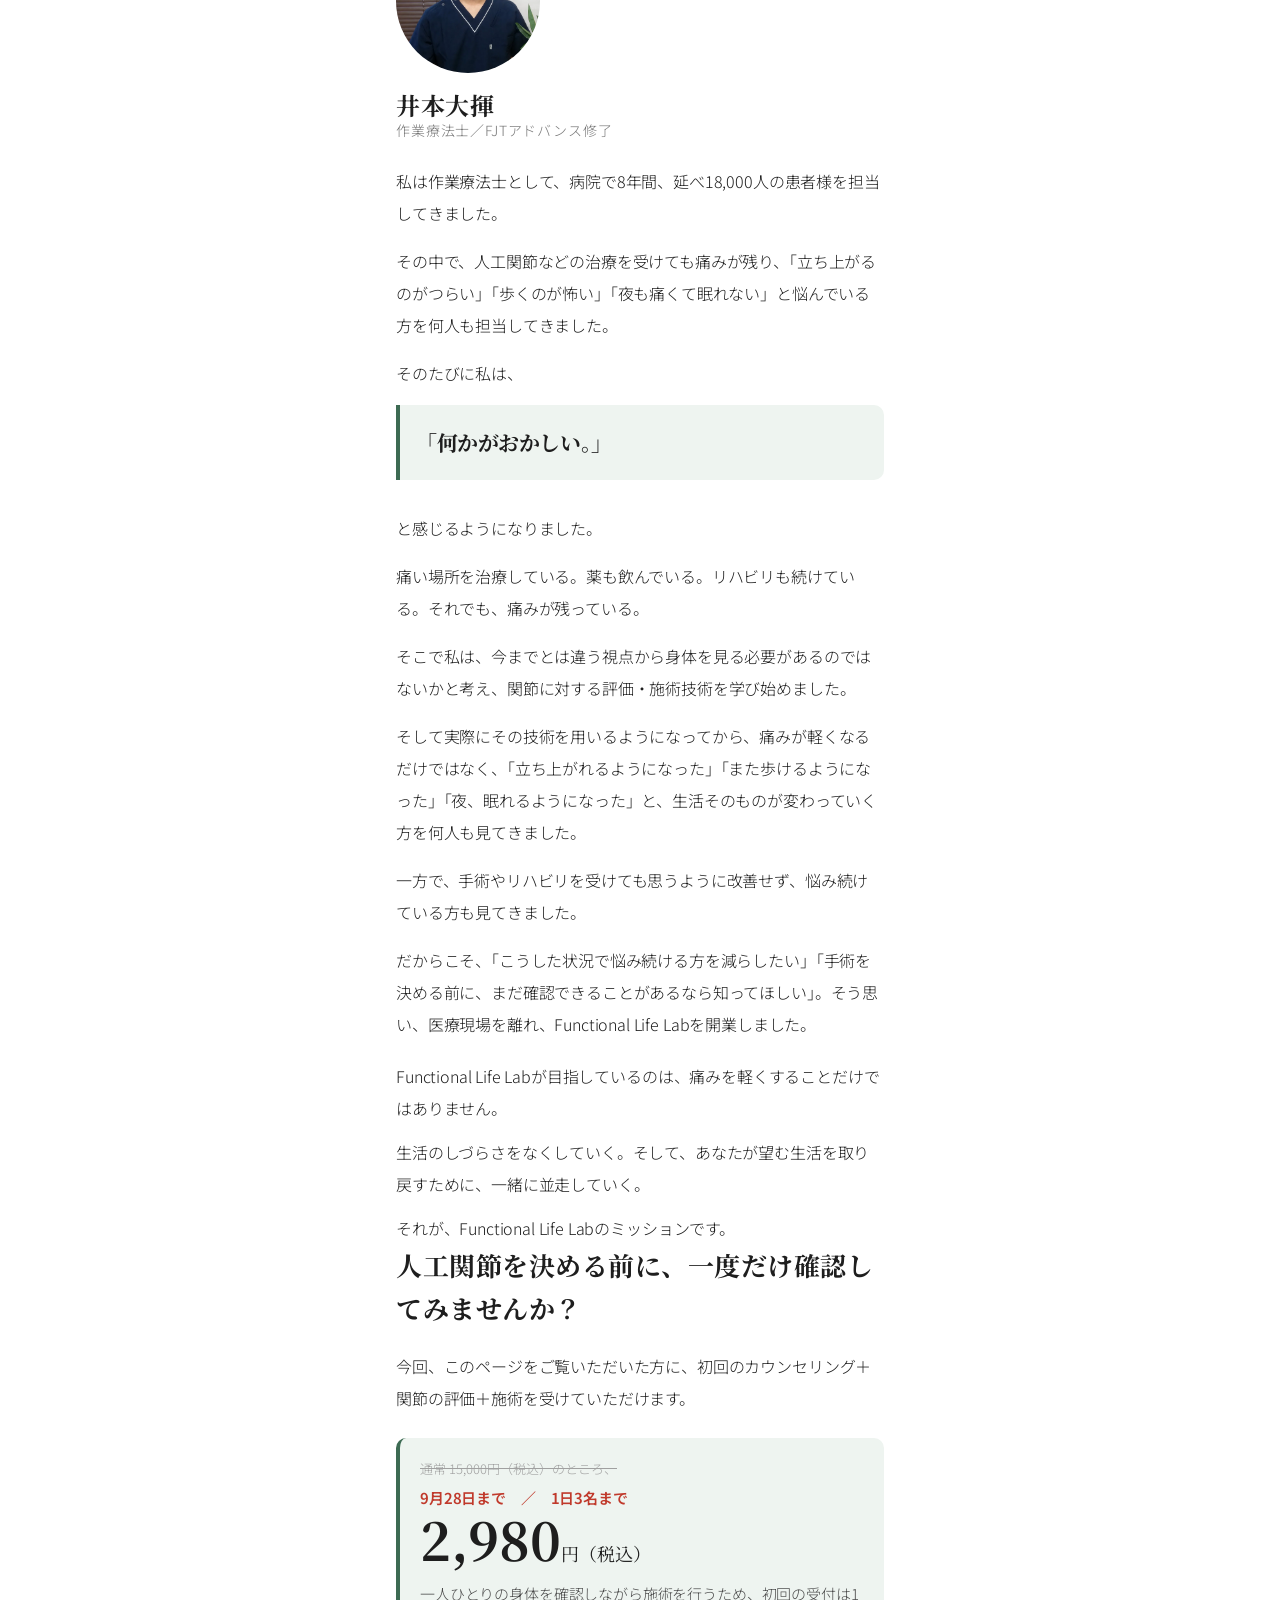
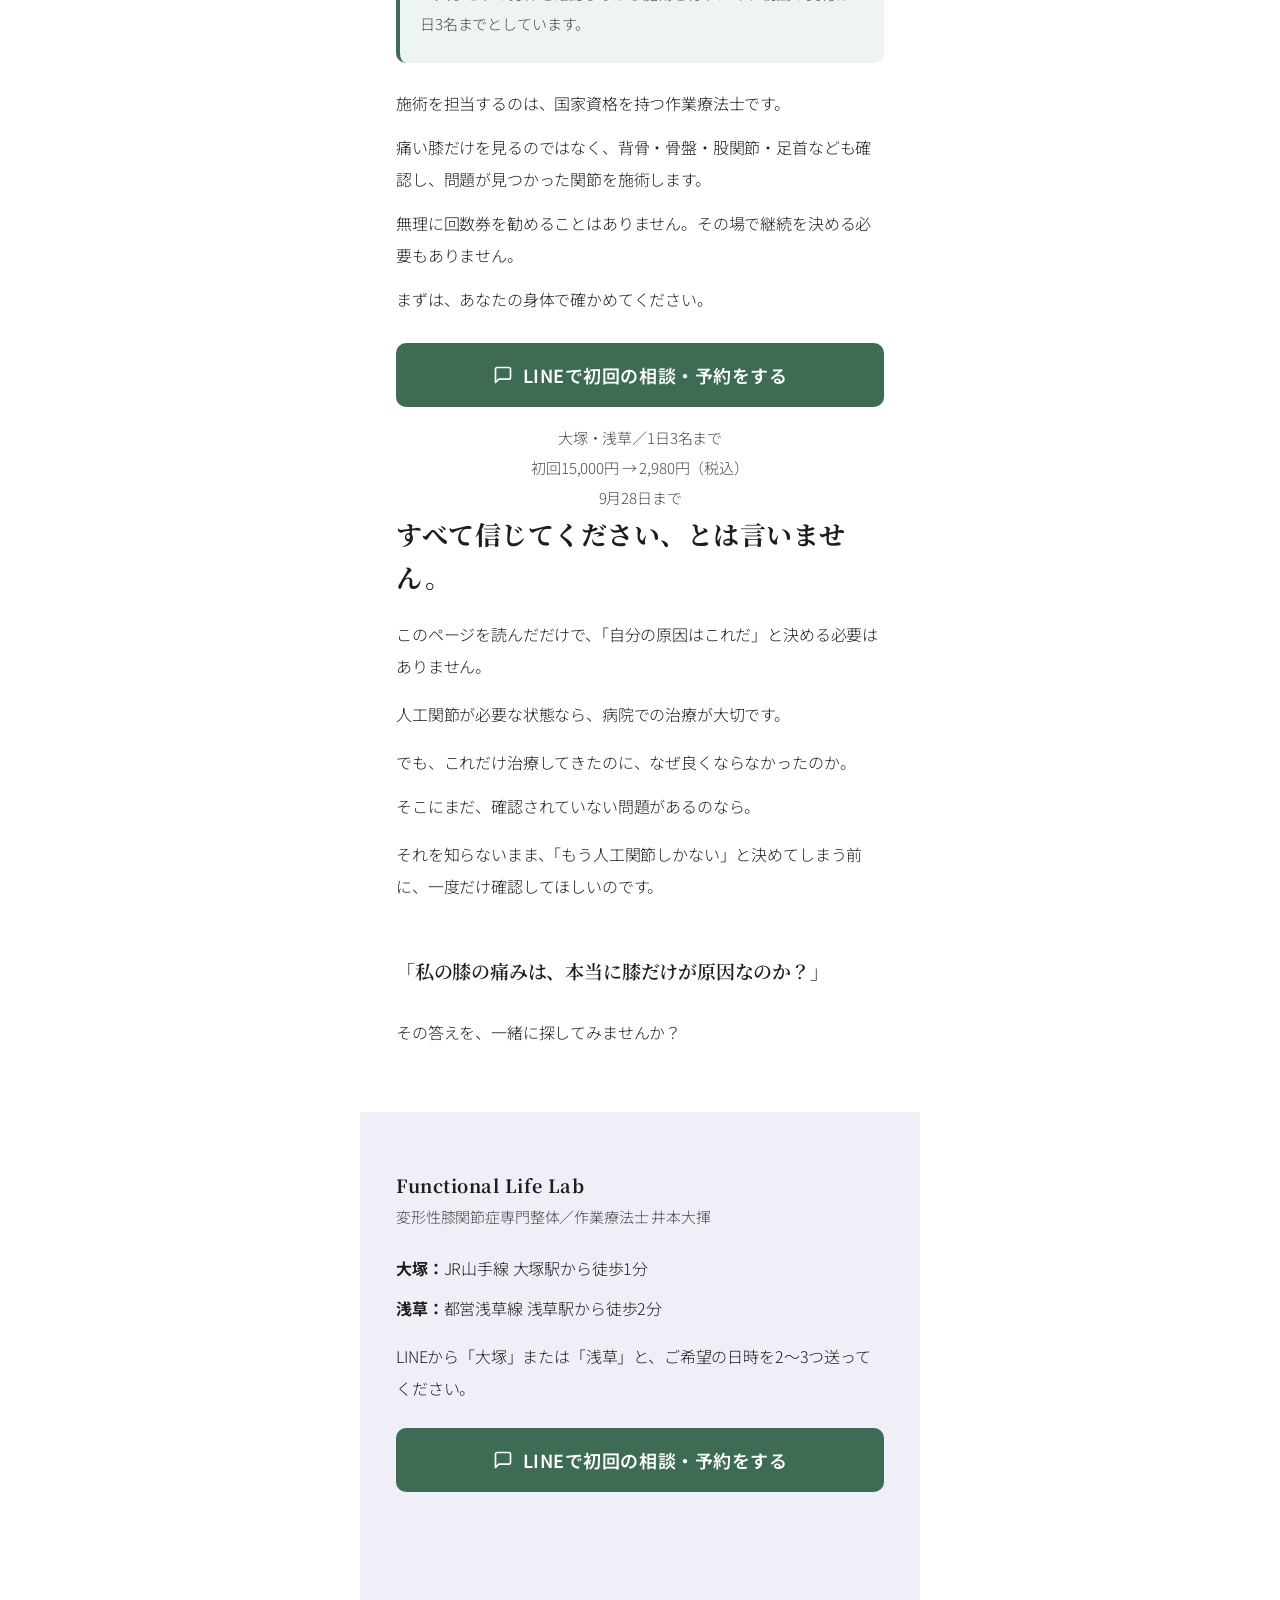
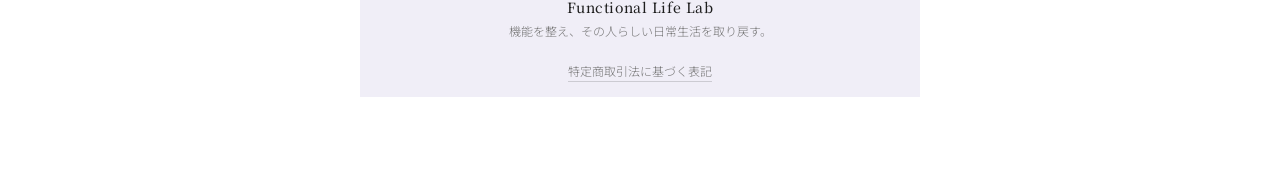
<file: newsletter.html>
<!DOCTYPE html>
<html lang="ja">
<head>
<meta charset="UTF-8">
<meta name="viewport" content="width=device-width,initial-scale=1">
<title>膝の痛み・変形性膝関節症専門整体｜Functional Life Lab｜作業療法士 井本大揮</title>
<meta name="description" content="ヒアルロン酸でも改善せず、人工関節を勧められた方へ。レントゲンでは分からない問題まで確認し、あなたに合った施術を組み立てます。大塚・浅草エリア。">
<meta property="og:title" content="変形性膝関節症専門整体｜Functional Life Lab">
<meta property="og:description" content="ヒアルロン酸でも改善せず、人工関節を勧められた方へ。まだ別の可能性が残っているかもしれません。">
<meta property="og:type" content="website">
<meta property="og:locale" content="ja_JP">
<link rel="stylesheet" href="style.css">
<script type="text/javascript">
    (function(c,l,a,r,i,t,y){
        c[a]=c[a]||function(){(c[a].q=c[a].q||[]).push(arguments)};
        t=l.createElement(r);t.async=1;t.src="https://www.clarity.ms/tag/"+i;
        y=l.getElementsByTagName(r)[0];y.parentNode.insertBefore(t,y);
    })(window, document, "clarity", "script", "xu9sb1viyo");
</script>
<script>
!function(f,b,e,v,n,t,s)
{if(f.fbq)return;n=f.fbq=function(){n.callMethod?
n.callMethod.apply(n,arguments):n.queue.push(arguments)};
if(!f._fbq)f._fbq=n;n.push=n;n.loaded=!0;n.version='2.0';
n.queue=[];t=b.createElement(e);t.async=!0;
t.src=v;s=b.getElementsByTagName(e)[0];
s.parentNode.insertBefore(t,s)}(window, document,'script',
'https://connect.facebook.net/en_US/fbevents.js');
fbq('init', '874173628901609');
fbq('track', 'PageView');
</script>
<noscript><img height="1" width="1" style="display:none"
src="https://www.facebook.com/tr?id=874173628901609&ev=PageView&noscript=1"
/></noscript>
</head>
<body>
<div class="lp">

<!-- FV -->
<section class="sec s-fv">
  <span class="pre" style="font-family:'Zen Kaku Gothic New',sans-serif;font-size:16px;font-weight:700;letter-spacing:.08em;color:var(--green);"><span style="color:var(--tx);font-weight:700;">変形性</span><span style="color:var(--red);font-weight:900;font-size:1.1em;">膝</span><span style="color:var(--tx);font-weight:700;">関節症</span><span style="color:var(--green2);font-weight:600;">専門整体</span></span>
  <p class="fv-mid">人工関節を勧められているあなたへ</p>

  <h1 class="fv-hl" style="font-family:'Noto Sans JP',sans-serif;font-weight:700;">医師やセラピストにも<br>まだ知られていない<br>「<span class="fv-hl-accent" style="font-weight:800;">膝痛の秘密</span>」</h1>

  <div class="fv-promise">
    <span class="fv-promise-main">病院で見落とされている<br>膝痛の原因を改善します。</span>
    <span class="fv-promise-sub">膝を気にせず、自然に動ける毎日へ。</span>
  </div>
</section>

<!-- 原稿本文 -->
<article class="sec s-white">

  <p class="body">「軟骨がすり減っていますね」<br>「もう年齢ですから」<br>「このままなら人工関節ですね」</p>
  <p class="body" style="margin-top:20px;">病院でそう言われたら、「もう手術するしかないのかな……」と思ってしまうかもしれません。</p>
  <p class="body" style="margin-top:16px;">もちろん、人工関節が必要な方もいます。私は、人工関節そのものを否定したいわけではありません。</p>
  <p class="body" style="margin-top:16px;">でも、その手術を決める前に、一度だけ確認してほしいことがあります。</p>
  <p class="body" style="margin-top:16px;">それは、</p>

  <div class="reveal-key">
    「あなたの膝の痛みは、本当に膝だけが原因なのか？」
  </div>

  <p class="body">ということです。</p>
  <p class="body" style="margin-top:16px;">なぜ、こんなことを言うのか？</p>
  <p class="body" style="margin-top:8px;">少しだけ、一緒に考えてみてください。</p>

  <h2 class="sh">「膝が変形しているから痛い」本当にそうでしょうか？</h2>

  <p class="body">変形性膝関節症と言われると、「膝が変形しているから痛い」と思いますよね。</p>
  <p class="body" style="margin-top:16px;">ところが、ここで不思議なことがあります。</p>
  <p class="body" style="margin-top:16px;">2025年に東京大学などが発表した日本人を対象とした研究では、レントゲンで変形性膝関節症があると推計される人は約2,530万人。そのうち、日常的に膝の痛みがある人は約780万人と推計されています。</p>
  <p class="body" style="margin-top:16px;">つまり、</p>

  <div class="reveal-key">
    レントゲンで膝に変形が見つかっても、必ず痛みがあるわけではない。
  </div>

  <p class="body">ということです。</p>
  <p class="body" style="margin-top:16px;">もし「膝の変形＝痛みの原因」だけで説明できるなら、なぜ変形していても痛くない人がいるのでしょうか？</p>
  <p class="body" style="margin-top:16px;">レントゲンに変形が写っている。それは事実です。</p>
  <p class="body" style="margin-top:16px;">でも、</p>
  <p class="body" style="margin-top:12px;">「膝が変形していること」と「なぜ今、あなたの膝が痛いのか」は、同じ話ではありません。</p>

  <h2 class="sh">では、「軟骨がすり減っているから痛い」という説明はどうでしょうか？</h2>

  <p class="body">「軟骨がすり減っているから痛い」それ、本当でしょうか？</p>
  <p class="body" style="margin-top:16px;">病院でレントゲンを見ながら、「軟骨がすり減っていますね」と言われた方も多いと思います。</p>
  <p class="body" style="margin-top:16px;">でも実は、普通のレントゲンには、軟骨そのものは写りません。</p>
  <p class="body" style="margin-top:16px;">レントゲンで見えているのは主に骨です。骨と骨の間のすき間などを見て、軟骨の状態を考えています。</p>
  <p class="body" style="margin-top:16px;">つまり、「軟骨がすり減っている」と言われても、レントゲンで軟骨そのものを直接見ているわけではありません。</p>
  <p class="body" style="margin-top:20px;">しかも、もう一つ知ってほしいことがあります。</p>

  <div class="reveal-key">
    軟骨そのものには、痛みを感じる神経がありません。
  </div>

  <p class="body">だとしたら、「軟骨がすり減っているから痛い」という説明だけで、あなたの痛みをすべて説明できるでしょうか？</p>
  <p class="body" style="margin-top:16px;">先ほどお話ししたように、レントゲンで変形が見つかっても、痛くない人はいます。</p>
  <p class="body" style="margin-top:16px;">だから本当に知りたいのは、「どれくらい軟骨がすり減っているように見えるのか？」だけではありません。</p>

  <p class="q">「では、私の膝はなぜ痛いの？」</p>

  <p class="body">本当に調べるべきなのは、そこではないでしょうか。</p>

</article>

<!-- 原稿2 -->
<article class="sec s-lav">

  <h2 class="sh">では、ヒアルロン酸注射はどうでしょうか？</h2>

  <p class="body">「まずはヒアルロン酸を打ってみましょう」</p>
  <p class="body" style="margin-top:8px;">そう言われて、1回、2回、3回……。</p>
  <p class="body" style="margin-top:8px;">5回打っても、ほとんど変わらなかった。</p>
  <p class="body" style="margin-top:8px;">それでも、また同じ注射を続けている。</p>
  <p class="body" style="margin-top:20px;">もしあなたもそうなら、一度考えてみてください。</p>

  <p class="q">そのヒアルロン酸注射、本当にこのまま続けますか？</p>

  <p class="body">アメリカの整形外科学会は2021年、変形性膝関節症に対するヒアルロン酸注射を、すべての患者さんに日常的に行うことは勧めていません。</p>
  <p class="body" style="margin-top:16px;">さらに2022年、医学誌『BMJ』に発表された大規模な研究でも、ヒアルロン酸注射による痛みの変化は、患者さんが「はっきり良くなった」と感じるほど大きなものではなかったと報告されています。</p>
  <p class="body" style="margin-top:16px;">もちろん、「注射をしたら楽になった」という方もいます。ヒアルロン酸注射そのものを否定したいわけではありません。</p>
  <p class="body" style="margin-top:16px;">でも、何度打っても変わらないのなら、同じことを繰り返す前に考えてほしいのです。</p>

  <p class="q">そもそも、あなたの膝はなぜ痛いのでしょうか？</p>

  <h2 class="sh">「膝が痛いのは太っているから」それ、本当ですか？</h2>

  <p class="body">膝が痛くて病院へ行くと、「体重を落としてください」と言われることがあります。</p>
  <p class="body" style="margin-top:16px;">確かに、体重が増えれば膝にかかる負担も増えます。</p>
  <p class="body" style="margin-top:16px;">でも、体重が重い人が全員、膝を痛めているわけではありません。反対に、痩せているのに強い膝の痛みに悩んでいる人もいます。</p>
  <p class="body" style="margin-top:16px;">つまり、</p>
  <p class="body" style="margin-top:8px;">「太っているから痛い。だから痩せればいい」</p>
  <p class="body" style="margin-top:8px;">そんなに単純な話ではありません。</p>
  <p class="body" style="margin-top:16px;">体重が関係することはあっても、それだけでは「なぜ、この人の膝が痛いのか？」までは分かりません。</p>
  <p class="body" style="margin-top:16px;">大切なのは、何kg痩せるかを考える前に、</p>

  <p class="q">「なぜ、私の膝が痛いのか？」</p>

  <p class="body">そこを確認することではないでしょうか。</p>

  <h2 class="sh">「筋肉が弱いから鍛えましょう」それだけでいいのでしょうか？</h2>

  <p class="body">膝が痛いと、「太ももの筋肉が弱っています」「スクワットをしましょう」と言われることがあります。</p>
  <p class="body" style="margin-top:16px;">もちろん、運動が必要な方もいます。</p>
  <p class="body" style="margin-top:16px;">でも、順番が逆になっていることがあります。</p>
  <p class="body" style="margin-top:16px;">膝に痛みや腫れがあると、太ももの筋肉にうまく力が入らなくなることがあるからです。</p>
  <p class="body" style="margin-top:16px;">つまり、</p>
  <p class="body" style="margin-top:8px;">「筋肉が弱いから痛い」だけではなく、「痛いから筋肉がうまく働かない」こともある。</p>
  <p class="body" style="margin-top:16px;">だとしたら、ただ筋肉を鍛える前に確認したいことがあります。</p>

  <p class="q">なぜ、その筋肉にうまく力が入らないのでしょうか？</p>

  <p class="body">ここまで読んで、少し不思議に思いませんか？</p>

  <h2 class="sh">では、膝の痛みはどこから来ているのでしょうか？</h2>

  <p class="body">膝の変形。軟骨。体重。筋力。</p>
  <p class="body" style="margin-top:16px;">これまで「膝が痛む原因」として説明されてきたものだけでは、なぜあなたの膝が痛いのか、説明できないことがあります。</p>
  <p class="body" style="margin-top:16px;">では、ほかに何を確認すればいいのでしょうか？</p>
  <p class="body" style="margin-top:16px;">その答えを考えるうえで、ぜひ知ってほしい実験があります。</p>

</article>

<!-- 原稿3 -->
<article class="sec s-white">

  <h2 class="sh">今から70年以上前に行われた、ある実験</h2>

  <p class="body">1954年、アメリカの医師Feinstein（ファインスタイン）らは、身体の深いところに刺激を加えたとき、人がどこに痛みを感じるのかを調べました。</p>
  <p class="body" style="margin-top:16px;">すると、刺激した場所だけではなく、そこから離れた場所にも痛みが現れることが確認されました。</p>
  <p class="body" style="margin-top:20px;">難しい話ではありません。</p>
  <p class="body" style="margin-top:16px;">ここで知ってほしいのは、たった一つです。</p>

  <div class="reveal-key">
    痛みを感じている場所と、痛みの原因となる場所は、同じとは限らない。
  </div>

  <p class="body">ということです。</p>
  <p class="body" style="margin-top:16px;">つまり、</p>

  <div class="reveal">
    膝が痛いからといって、必ずしも膝に原因があるとは限らない。
  </div>

  <p class="body">ということです。</p>
  <p class="body" style="margin-top:16px;">膝に出ている「痛み」は、あくまで身体に起きている現象。</p>
  <p class="body" style="margin-top:12px;">その現象を起こしている原因が、別の場所にあることも考えなければいけません。</p>
  <p class="body" style="margin-top:20px;">では、その原因として何を確認すればいいのでしょうか？</p>
  <p class="body" style="margin-top:16px;">この実験が発表された6年後、関節の「動き」に注目した医師がいました。</p>

  <h2 class="sh">レントゲンでは分かりにくい「関節の問題」</h2>

  <p class="body">1960年、医師John Mennell（ジョン・メネル）は、関節の動きに注目しました。</p>
  <p class="body" style="margin-top:16px;">そこで問題として考えられたのが、レントゲンで骨の形を見るだけでは分かりにくい、関節の小さな動きの問題です。</p>
  <p class="body" style="margin-top:16px;">このような関節の機能の問題を、</p>

  <div class="reveal" style="font-size:22px;text-align:center;">
    「関節機能障害」
  </div>

  <p class="body">と言います。</p>
  <p class="body" style="margin-top:16px;">簡単に言えば、レントゲンでは分かりにくい、関節の小さな動きに問題が起きている状態です。</p>
  <p class="body" style="margin-top:20px;">だから私は、膝が痛いからといって、最初から膝を施術するとは決めません。</p>
  <p class="body" style="margin-top:16px;">確認するのは、</p>

  <div class="reveal">
    「どの関節が、この痛みの原因になっているのか？」
  </div>

  <p class="body">ということです。</p>
  <p class="body" style="margin-top:16px;">膝が痛くても、問題のある関節が背骨や骨盤に見つかることがあります。</p>
  <p class="body" style="margin-top:16px;">実際に、そんな方がいました。</p>

  <h2 class="sh">痛い膝には、一度も触れていません</h2>

  <p class="body">病院勤務時代に担当した90代女性のAさん。</p>
  <p class="body" style="margin-top:16px;">Aさんは約20年間、ヒアルロン酸注射や痛み止め、リハビリを続けていました。それでも膝の痛みは良くならず、ついには人工関節を勧められていました。</p>
  <p class="body" style="margin-top:16px;">でもAさんは、「どうしても手術はしたくない」と話していました。</p>
  <p class="body" style="margin-top:16px;">夜になると膝がズキズキ痛み、眠れない日も続いていました。</p>
  <p class="body" style="margin-top:20px;">そこで私は、痛い膝だけを見るのではなく、背骨や骨盤の関節も調べました。そして、問題が見つかった関節に施術しました。</p>
  <p class="body" style="margin-top:16px;">その間、</p>

  <div class="reveal-key">
    痛い膝には一度も触れていません。
  </div>

  <p class="body">それでも施術後、Aさんの膝の痛みは変わりました。</p>
  <p class="body" style="margin-top:16px;">そして翌朝、Aさんは涙を浮かべながら、</p>

  <p class="voice-qt">「久しぶりに痛くない朝を迎えました。」</p>

  <p class="body">と話してくれました。</p>
  <p class="body" style="margin-top:16px;">約20年間、膝を治療してきても変わらなかった痛み。</p>
  <p class="body" style="margin-top:12px;">でも、問題は膝だけではなかったのです。</p>

  <p class="body" style="margin-top:32px;">「もしかしたら、自分も同じかもしれない」と思った方へ</p>
  <p class="body" style="margin-top:8px;">今すぐ施術を決める必要はありません。まずはLINEからご相談いただけます。</p>

  <!-- CTA① -->
  <div style="margin-top:24px;">
    <a href="https://lin.ee/wItS04x" onclick="fbq('track','Lead')" class="btn-line">
      <svg width="20" height="20" viewBox="0 0 24 24" fill="none" stroke="currentColor" stroke-width="2" stroke-linecap="round" stroke-linejoin="round" aria-hidden="true"><path d="M21 15a2 2 0 0 1-2 2H7l-4 4V5a2 2 0 0 1 2-2h14a2 2 0 0 1 2 2z"/></svg>
      LINEで膝の悩みを相談する
    </a>
  </div>

</article>

<!-- 原稿4 -->
<article class="sec s-lav">

  <h2 class="sh">では、あなたの膝は、本当に膝だけが問題でしょうか？</h2>

  <p class="body">もちろん、すべての膝の痛みが関節機能障害によるものとは限りません。病気やケガそのものが原因なら、病院での治療が必要です。</p>
  <p class="body" style="margin-top:16px;">だから、このページを読んだだけで「あなたも関節機能障害です」とは言えません。</p>
  <p class="body" style="margin-top:20px;">でも、ヒアルロン酸注射を続けても変わらない。痛み止めを飲んでも、また痛くなる。筋トレやリハビリを続けても変わらない。そして、「もう人工関節しかありません」と言われた。</p>
  <p class="body" style="margin-top:16px;">もし、あなたもそうなら、手術を決める前に、</p>

  <div class="reveal">
    「今まで確認していなかった関節に、痛みの原因はないだろうか？」
  </div>

  <p class="body">一度、確かめてみてほしいのです。</p>

  <h2 class="sh">関節機能障害は、どうやって見つけるの？</h2>

  <p class="body">「膝以外にも原因があるなら、どうやって見つけるの？」</p>
  <p class="body" style="margin-top:8px;">そう思いますよね。</p>
  <p class="body" style="margin-top:16px;">そこで私が大切にしているのが、</p>

  <div class="reveal-key">
    「一関節一施術一検査」
  </div>

  <p class="body">です。</p>
  <p class="body" style="margin-top:16px;">やることはシンプルです。</p>
  <p class="body" style="margin-top:12px;">一つの関節を施術したら、もう一度、痛みや動きを確認する。</p>
  <p class="body" style="margin-top:12px;">変わらなければ、別の関節を調べる。変化があれば、「この関節が痛みの原因になっている可能性がある」と考える。</p>
  <p class="body" style="margin-top:16px;">つまり、</p>
  <p class="body" style="margin-top:8px;">原因が分からないまま、何か月も施術を続けるわけではありません。</p>
  <p class="body" style="margin-top:12px;">一つずつ確かめながら、あなたの痛みの原因となっている関節を探していきます。</p>

  <h2 class="sh">「また通って、それでも変わらなかったら……」</h2>

  <p class="body">これまで病院へ通った。注射もした。薬も飲んだ。言われた運動も頑張った。</p>
  <p class="body" style="margin-top:12px;">それでも変わらなかった。</p>
  <p class="body" style="margin-top:16px;">だったら、新しい場所へ行くのが不安になるのは当然だと思います。</p>
  <p class="body" style="margin-top:16px;">「また何か月も通うことになるのかな」</p>
  <p class="body" style="margin-top:8px;">「またお金だけかかるのかな」</p>
  <p class="body" style="margin-top:8px;">「また期待して、ダメだったら……」</p>
  <p class="body" style="margin-top:20px;">だからFunctional Life Labの初回は、いきなり「これから何か月通いましょう」と決めるための時間ではありません。</p>
  <p class="body" style="margin-top:16px;">まず確認したいのは、</p>

  <div class="reveal-key">
    「どうして今まで良くならなかったのか？」
  </div>

  <p class="body">です。</p>
  <p class="body" style="margin-top:16px;">今まで見てきた場所だけでいいのか。ほかの関節に問題はないのか。</p>
  <p class="body" style="margin-top:12px;">実際に一つずつ確認し、施術後に身体がどう変わるのかを見る。</p>
  <p class="body" style="margin-top:12px;">そのための初回です。</p>

  <p class="body" style="margin-top:28px;">「なぜ今まで良くならなかったのか、一度確認してみたい」</p>
  <p class="body" style="margin-top:8px;">そう思った方は、まずLINEからご相談ください。</p>

  <!-- CTA② -->
  <div style="margin-top:24px;">
    <a href="https://lin.ee/wItS04x" onclick="fbq('track','Lead')" class="btn-line">
      <svg width="20" height="20" viewBox="0 0 24 24" fill="none" stroke="currentColor" stroke-width="2" stroke-linecap="round" stroke-linejoin="round" aria-hidden="true"><path d="M21 15a2 2 0 0 1-2 2H7l-4 4V5a2 2 0 0 1 2-2h14a2 2 0 0 1 2 2z"/></svg>
      LINEで初回について相談する
    </a>
  </div>
  <p class="bodys" style="margin-top:12px;text-align:center;">※相談したからといって、その場で施術を受けると決める必要はありません。</p>

</article>

<!-- 原稿5：プロフィール・オファー -->
<article class="sec s-white">

  <span class="lbl">施術者プロフィール</span>
  <img src="imoto.webp" alt="井本大揮" class="pp" loading="lazy">
  <p class="pname">井本大揮</p>
  <span class="prolel">作業療法士／FJTアドバンス修了</span>

  <p class="body">私は作業療法士として、病院で8年間、延べ18,000人の患者様を担当してきました。</p>
  <p class="body" style="margin-top:16px;">その中で、人工関節などの治療を受けても痛みが残り、「立ち上がるのがつらい」「歩くのが怖い」「夜も痛くて眠れない」と悩んでいる方を何人も担当してきました。</p>
  <p class="body" style="margin-top:16px;">そのたびに私は、</p>
  <p class="voice-qt" style="margin-top:16px;">「何かがおかしい。」</p>
  <p class="body">と感じるようになりました。</p>
  <p class="body" style="margin-top:16px;">痛い場所を治療している。薬も飲んでいる。リハビリも続けている。それでも、痛みが残っている。</p>
  <p class="body" style="margin-top:16px;">そこで私は、今までとは違う視点から身体を見る必要があるのではないかと考え、関節に対する評価・施術技術を学び始めました。</p>
  <p class="body" style="margin-top:16px;">そして実際にその技術を用いるようになってから、痛みが軽くなるだけではなく、「立ち上がれるようになった」「また歩けるようになった」「夜、眠れるようになった」と、生活そのものが変わっていく方を何人も見てきました。</p>
  <p class="body" style="margin-top:16px;">一方で、手術やリハビリを受けても思うように改善せず、悩み続けている方も見てきました。</p>
  <p class="body" style="margin-top:16px;">だからこそ、「こうした状況で悩み続ける方を減らしたい」「手術を決める前に、まだ確認できることがあるなら知ってほしい」。そう思い、医療現場を離れ、Functional Life Labを開業しました。</p>
  <p class="body" style="margin-top:20px;">Functional Life Labが目指しているのは、痛みを軽くすることだけではありません。</p>
  <p class="body" style="margin-top:12px;">生活のしづらさをなくしていく。そして、あなたが望む生活を取り戻すために、一緒に並走していく。</p>
  <p class="body" style="margin-top:12px;">それが、Functional Life Labのミッションです。</p>

  <h2 class="sh">人工関節を決める前に、一度だけ確認してみませんか？</h2>

  <p class="body">今回、このページをご覧いただいた方に、初回のカウンセリング＋関節の評価＋施術を受けていただけます。</p>

  <div style="background:var(--green-bg);border-radius:var(--r);padding:24px 20px;margin-top:24px;border-left:4px solid var(--green);">
    <span class="offer-orig">通常 15,000円（税込）のところ、</span>
    <p class="bodys" style="margin-top:8px;font-weight:600;color:var(--red);">9月28日まで　／　1日3名まで</p>
    <span class="offer-price">2,980<span>円（税込）</span></span>
    <p class="bodys" style="margin-top:14px;color:var(--txm);">一人ひとりの身体を確認しながら施術を行うため、初回の受付は1日3名までとしています。</p>
  </div>

  <p class="body" style="margin-top:24px;">施術を担当するのは、国家資格を持つ作業療法士です。</p>
  <p class="body" style="margin-top:12px;">痛い膝だけを見るのではなく、背骨・骨盤・股関節・足首なども確認し、問題が見つかった関節を施術します。</p>
  <p class="body" style="margin-top:12px;">無理に回数券を勧めることはありません。その場で継続を決める必要もありません。</p>
  <p class="body" style="margin-top:12px;">まずは、あなたの身体で確かめてください。</p>

  <!-- CTA③ メインCTA -->
  <div style="margin-top:28px;">
    <a href="https://lin.ee/wItS04x" onclick="fbq('track','Lead')" class="btn-line">
      <svg width="20" height="20" viewBox="0 0 24 24" fill="none" stroke="currentColor" stroke-width="2" stroke-linecap="round" stroke-linejoin="round" aria-hidden="true"><path d="M21 15a2 2 0 0 1-2 2H7l-4 4V5a2 2 0 0 1 2-2h14a2 2 0 0 1 2 2z"/></svg>
      LINEで初回の相談・予約をする
    </a>
  </div>

  <p class="bodys" style="margin-top:16px;text-align:center;">大塚・浅草／1日3名まで<br>初回15,000円 → 2,980円（税込）<br>9月28日まで</p>

  <h2 class="sh">すべて信じてください、とは言いません。</h2>

  <p class="body">このページを読んだだけで、「自分の原因はこれだ」と決める必要はありません。</p>
  <p class="body" style="margin-top:16px;">人工関節が必要な状態なら、病院での治療が大切です。</p>
  <p class="body" style="margin-top:16px;">でも、これだけ治療してきたのに、なぜ良くならなかったのか。</p>
  <p class="body" style="margin-top:12px;">そこにまだ、確認されていない問題があるのなら。</p>
  <p class="body" style="margin-top:16px;">それを知らないまま、「もう人工関節しかない」と決めてしまう前に、一度だけ確認してほしいのです。</p>

  <p class="q">「私の膝の痛みは、本当に膝だけが原因なのか？」</p>

  <p class="body">その答えを、一緒に探してみませんか？</p>

</article>

<!-- 原稿6：アクセス・最終CTA -->
<section class="sec s-lav">
  <p class="pname" style="font-size:18px;">Functional Life Lab</p>
  <p class="bodys" style="margin-top:8px;">変形性膝関節症専門整体／作業療法士 井本大揮</p>
  <div style="margin-top:20px;">
    <p class="body"><strong>大塚：</strong>JR山手線 大塚駅から徒歩1分</p>
    <p class="body" style="margin-top:8px;"><strong>浅草：</strong>都営浅草線 浅草駅から徒歩2分</p>
  </div>
  <p class="body" style="margin-top:16px;">LINEから「大塚」または「浅草」と、ご希望の日時を2〜3つ送ってください。</p>

  <!-- CTA③ 再掲 -->
  <div style="margin-top:24px;">
    <a href="https://lin.ee/wItS04x" onclick="fbq('track','Lead')" class="btn-line">
      <svg width="20" height="20" viewBox="0 0 24 24" fill="none" stroke="currentColor" stroke-width="2" stroke-linecap="round" stroke-linejoin="round" aria-hidden="true"><path d="M21 15a2 2 0 0 1-2 2H7l-4 4V5a2 2 0 0 1 2-2h14a2 2 0 0 1 2 2z"/></svg>
      LINEで初回の相談・予約をする
    </a>
  </div>
</section>

<!-- 固定CTA -->
<div class="fbar">
  <div style="width:100%;text-align:center;font-size:11px;color:var(--txs);padding-bottom:6px;letter-spacing:.04em;">📍 大塚駅 徒歩1分 ／ 浅草駅 徒歩2分</div>
  <div style="display:flex;gap:10px;width:100%;">
    <a href="https://lin.ee/wItS04x" onclick="fbq('track','Lead')" class="fbtn fbl">
      <svg width="18" height="18" viewBox="0 0 24 24" fill="none" stroke="currentColor" stroke-width="2" stroke-linecap="round" stroke-linejoin="round" aria-hidden="true"><path d="M21 15a2 2 0 0 1-2 2H7l-4 4V5a2 2 0 0 1 2-2h14a2 2 0 0 1 2 2z"/></svg>
      LINE相談・予約
    </a>
    <a href="tel:08086341949" onclick="fbq('track','Contact')" class="fbtn fbt">
      <svg width="18" height="18" viewBox="0 0 24 24" fill="none" stroke="currentColor" stroke-width="2" stroke-linecap="round" stroke-linejoin="round" aria-hidden="true"><path d="M22 16.92v3a2 2 0 0 1-2.18 2 19.79 19.79 0 0 1-8.63-3.07A19.5 19.5 0 0 1 4.69 12 19.79 19.79 0 0 1 1.62 3.49 2 2 0 0 1 3.62 1.27h3a2 2 0 0 1 2 1.72c.127.96.361 1.903.7 2.81a2 2 0 0 1-.45 2.11L7.91 9a16 16 0 0 0 6 6l1.27-1.27a2 2 0 0 1 2.11-.45c.907.339 1.85.573 2.81.7A2 2 0 0 1 22 16.92z"/></svg>
      電話する
    </a>
  </div>
</div>

<footer class="ft">
  <span class="fb">Functional Life Lab</span>
  <p class="ftag">機能を整え、その人らしい日常生活を取り戻す。</p>
  <a href="tokusho.html" class="flink">特定商取引法に基づく表記</a>
</footer>

</div>
</body>
</html>
</file>
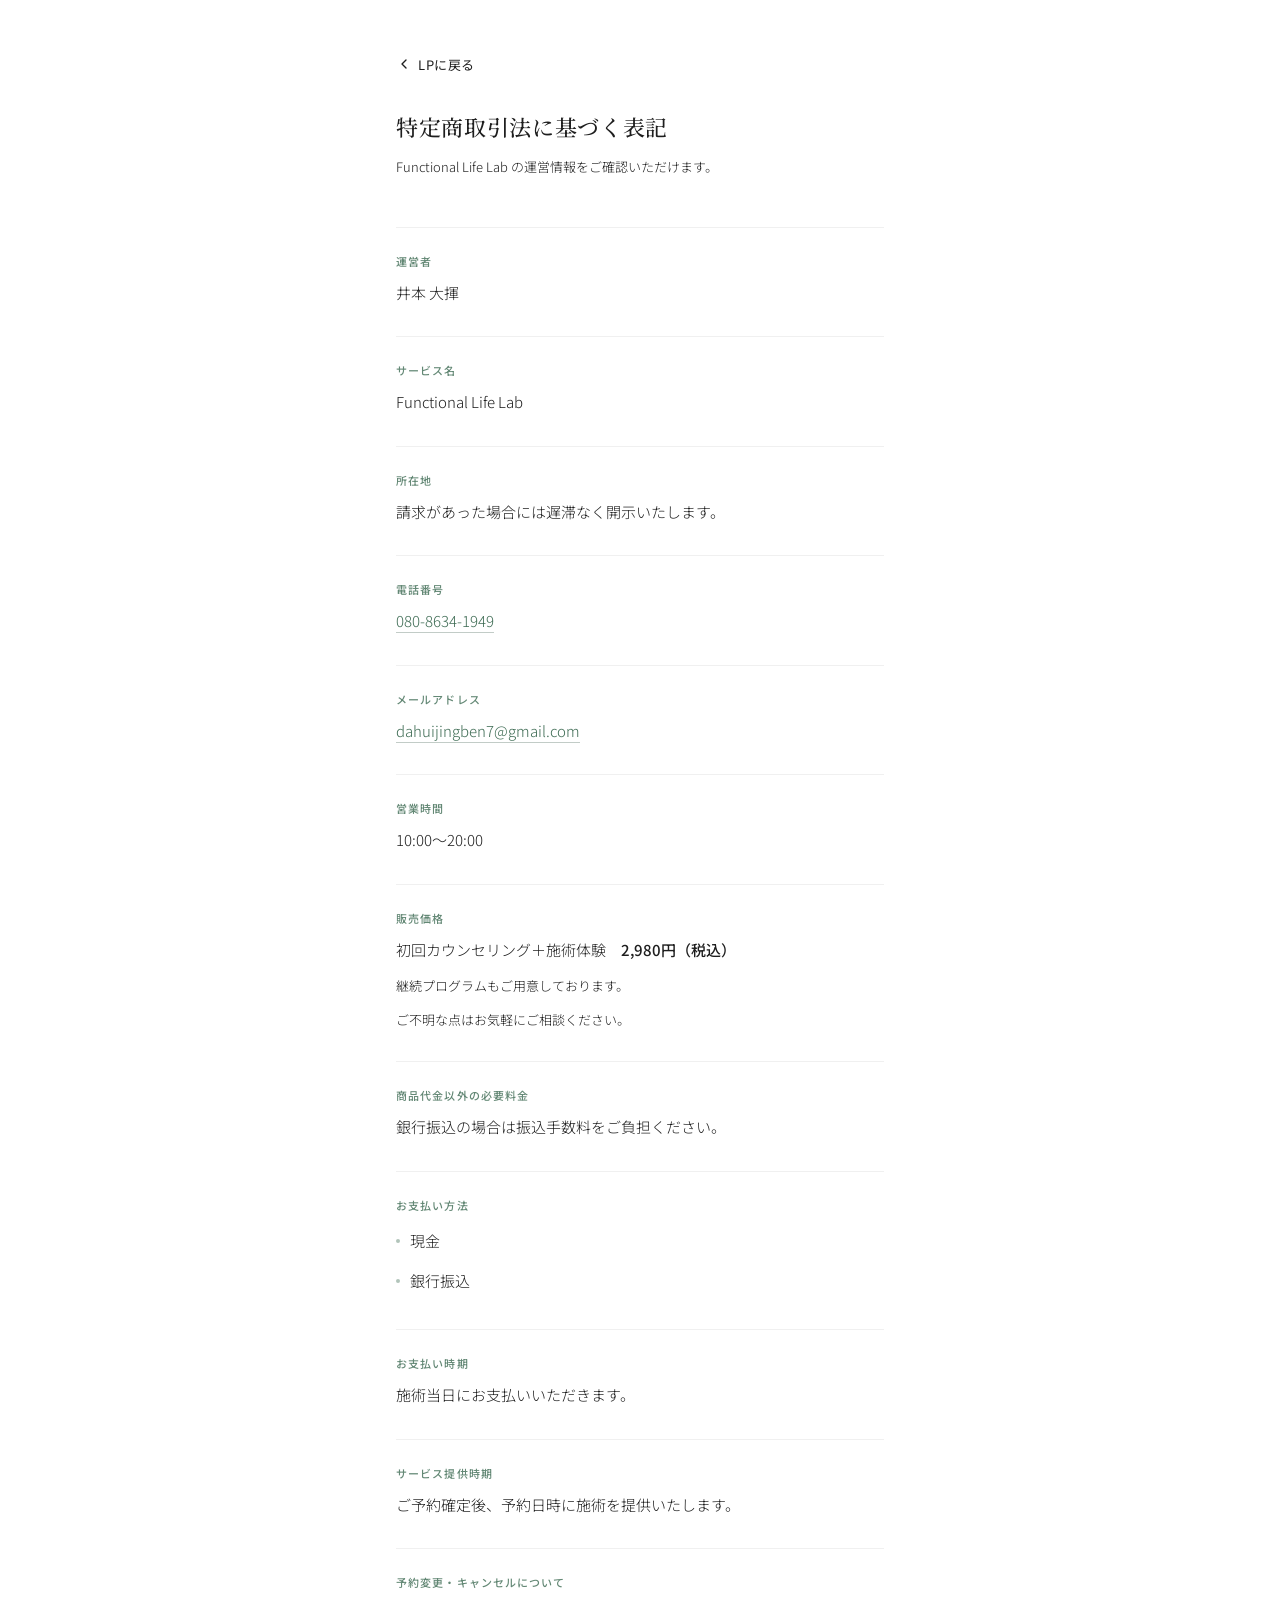
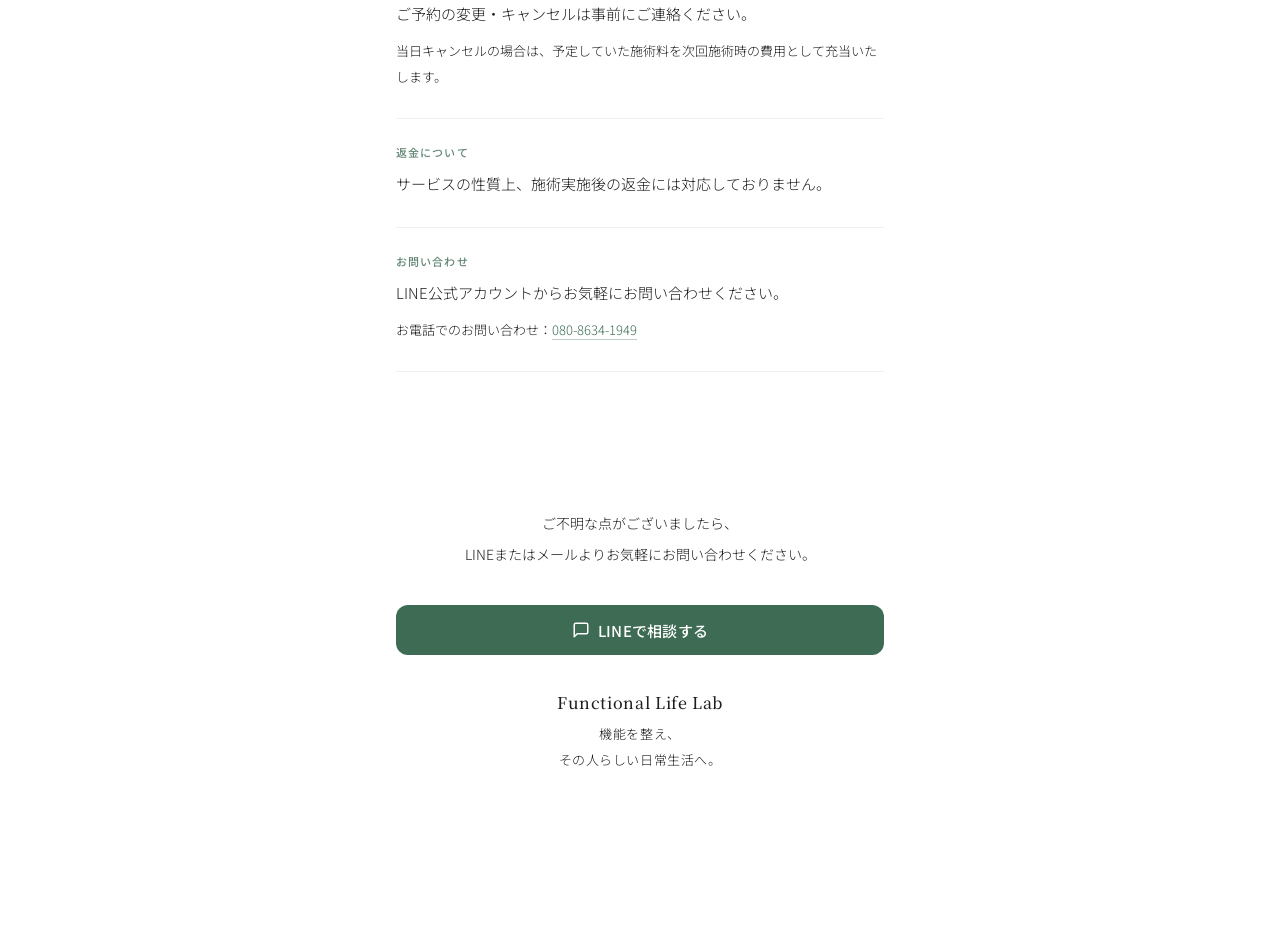
<file: tokusho.html>
<!DOCTYPE html>
<html lang="ja">
<head>
<meta charset="UTF-8">
<meta name="viewport" content="width=device-width,initial-scale=1">
<title>特定商取引法に基づく表記 | Functional Life Lab</title>
<meta name="description" content="Functional Life Lab（代表：井本大揮）の特定商取引法に基づく表記ページです。販売価格・支払方法・キャンセルポリシーなどをご確認いただけます。">
<link rel="preconnect" href="https://fonts.googleapis.com">
<link rel="preconnect" href="https://fonts.gstatic.com" crossorigin>
<link href="https://fonts.googleapis.com/css2?family=Noto+Serif+JP:wght@400;500&family=Noto+Sans+JP:wght@300;400;500&display=swap" rel="stylesheet">
<link rel="stylesheet" href="style.css">
<style>
  .tk-header {
    padding: 56px 36px 48px;
    background: var(--white);
  }
  .tk-back {
    display: inline-flex;
    align-items: center;
    gap: 6px;
    font-size: 13px;
    font-weight: 400;
    color: var(--sub-text);
    text-decoration: none;
    margin-bottom: 36px;
    letter-spacing: .04em;
    transition: color .2s;
  }
  .tk-back:hover { color: var(--green); }
  .tk-page-title {
    font-family: var(--serif);
    font-size: 22px;
    font-weight: 500;
    line-height: 1.7;
    letter-spacing: .03em;
    color: var(--text);
    margin-bottom: 10px;
  }
  .tk-page-sub {
    font-size: 13px;
    font-weight: 300;
    color: var(--sub-text);
    line-height: 1.8;
  }
  .tk-body {
    padding: 0 36px 72px;
    background: var(--white);
  }
  .tk-block {
    padding: 28px 0;
    border-top: 1px solid rgba(0,0,0,0.06);
  }
  .tk-block:last-child {
    border-bottom: 1px solid rgba(0,0,0,0.06);
  }
  .tk-label {
    font-size: 11px;
    font-weight: 500;
    letter-spacing: .1em;
    color: var(--green);
    opacity: .8;
    display: block;
    margin-bottom: 10px;
  }
  .tk-value {
    font-size: 15px;
    font-weight: 300;
    line-height: 2.1;
    color: var(--text);
  }
  .tk-value strong {
    font-weight: 500;
  }
  .tk-value a {
    color: var(--green);
    text-decoration: none;
    border-bottom: .5px solid rgba(54,88,69,.3);
    padding-bottom: 1px;
  }
  .tk-note {
    font-size: 13px;
    font-weight: 300;
    line-height: 2;
    color: var(--sub-text);
    margin-top: 8px;
  }
  .tk-pay-list {
    list-style: none;
    margin-top: 4px;
  }
  .tk-pay-list li {
    display: flex;
    align-items: center;
    gap: 10px;
    font-size: 15px;
    font-weight: 300;
    line-height: 1.75;
    color: var(--text);
    padding: 7px 0;
  }
  .tk-pay-list li .dot {
    width: 4px;
    height: 4px;
    border-radius: 50%;
    background: var(--green);
    opacity: .4;
    flex-shrink: 0;
  }
  .tk-footer {
    padding: 64px 36px 80px;
    background: var(--sub);
    text-align: center;
  }
  .tk-footer-note {
    font-size: 14px;
    font-weight: 300;
    line-height: 2.2;
    color: var(--sub-text);
    margin-bottom: 36px;
  }
  .tk-footer-btn {
    display: inline-flex;
    align-items: center;
    justify-content: center;
    gap: 8px;
    padding: 16px 28px;
    background: var(--green);
    color: #fff;
    border-radius: 12px;
    font-family: var(--sans);
    font-size: 15px;
    font-weight: 500;
    letter-spacing: .02em;
    transition: background .2s;
    margin-bottom: 40px;
    text-decoration: none;
    width: 100%;
    box-sizing: border-box;
  }
  .tk-footer-btn:hover { background: var(--green-hover); }
  .tk-brand {
    font-family: var(--serif);
    font-size: 16px;
    font-weight: 500;
    color: var(--text);
    letter-spacing: .04em;
    display: block;
    margin-bottom: 10px;
  }
  .tk-tagline {
    font-size: 13px;
    font-weight: 300;
    line-height: 2;
    color: var(--sub-text);
    letter-spacing: .04em;
  }
</style>
</head>
<body>
<div class="lp">

  <header class="tk-header">
    <a href="index.html" class="tk-back">
      <svg width="16" height="16" viewBox="0 0 24 24" fill="none" stroke="currentColor" stroke-width="2" stroke-linecap="round" stroke-linejoin="round" aria-hidden="true"><polyline points="15 18 9 12 15 6"/></svg>
      LPに戻る
    </a>
    <h1 class="tk-page-title">特定商取引法に基づく表記</h1>
    <p class="tk-page-sub">Functional Life Lab の運営情報をご確認いただけます。</p>
  </header>

  <div class="tk-body">

    <div class="tk-block">
      <span class="tk-label">運営者</span>
      <p class="tk-value">井本 大揮</p>
    </div>

    <div class="tk-block">
      <span class="tk-label">サービス名</span>
      <p class="tk-value">Functional Life Lab</p>
    </div>

    <div class="tk-block">
      <span class="tk-label">所在地</span>
      <p class="tk-value">請求があった場合には遅滞なく開示いたします。</p>
    </div>

    <div class="tk-block">
      <span class="tk-label">電話番号</span>
      <p class="tk-value"><a href="tel:08086341949">080-8634-1949</a></p>
    </div>

    <div class="tk-block">
      <span class="tk-label">メールアドレス</span>
      <p class="tk-value"><a href="mailto:dahuijingben7@gmail.com">dahuijingben7@gmail.com</a></p>
    </div>

    <div class="tk-block">
      <span class="tk-label">営業時間</span>
      <p class="tk-value">10:00〜20:00</p>
    </div>

    <div class="tk-block">
      <span class="tk-label">販売価格</span>
      <p class="tk-value">初回カウンセリング＋施術体験　<strong>2,980円（税込）</strong></p>
      <p class="tk-note">継続プログラムもご用意しております。</p>
      <p class="tk-note">ご不明な点はお気軽にご相談ください。</p>
    </div>

    <div class="tk-block">
      <span class="tk-label">商品代金以外の必要料金</span>
      <p class="tk-value">銀行振込の場合は振込手数料をご負担ください。</p>
    </div>

    <div class="tk-block">
      <span class="tk-label">お支払い方法</span>
      <ul class="tk-pay-list">
        <li><span class="dot"></span>現金</li>
        <li><span class="dot"></span>銀行振込</li>
        <!-- クレジットカード追加時は下の行のコメントを外してください -->
        <!-- <li><span class="dot"></span>クレジットカード</li> -->
      </ul>
    </div>

    <div class="tk-block">
      <span class="tk-label">お支払い時期</span>
      <p class="tk-value">施術当日にお支払いいただきます。</p>
    </div>

    <div class="tk-block">
      <span class="tk-label">サービス提供時期</span>
      <p class="tk-value">ご予約確定後、予約日時に施術を提供いたします。</p>
    </div>

    <div class="tk-block">
      <span class="tk-label">予約変更・キャンセルについて</span>
      <p class="tk-value">ご予約の変更・キャンセルは事前にご連絡ください。</p>
      <p class="tk-note">当日キャンセルの場合は、予定していた施術料を次回施術時の費用として充当いたします。</p>
    </div>

    <div class="tk-block">
      <span class="tk-label">返金について</span>
      <p class="tk-value">サービスの性質上、施術実施後の返金には対応しておりません。</p>
    </div>

    <div class="tk-block">
      <span class="tk-label">お問い合わせ</span>
      <p class="tk-value">LINE公式アカウントからお気軽にお問い合わせください。</p>
      <p class="tk-note">お電話でのお問い合わせ：<a href="tel:08086341949" style="color:var(--green);text-decoration:none;border-bottom:.5px solid rgba(54,88,69,.3);">080-8634-1949</a></p>
    </div>

  </div>

  <footer class="tk-footer">
    <p class="tk-footer-note">ご不明な点がございましたら、<br>LINEまたはメールよりお気軽にお問い合わせください。</p>
    <!-- ▼ LINEのURLをここに設定してください -->
    <a href="https://lin.ee/sjGPI8X" class="tk-footer-btn">
      <svg width="18" height="18" viewBox="0 0 24 24" fill="none" stroke="currentColor" stroke-width="2" stroke-linecap="round" stroke-linejoin="round" aria-hidden="true"><path d="M21 15a2 2 0 0 1-2 2H7l-4 4V5a2 2 0 0 1 2-2h14a2 2 0 0 1 2 2z"/></svg>
      LINEで相談する
    </a>
    <span class="tk-brand">Functional Life Lab</span>
    <p class="tk-tagline">機能を整え、<br>その人らしい日常生活へ。</p>
  </footer>

</div>
</body>
</html>
</file>
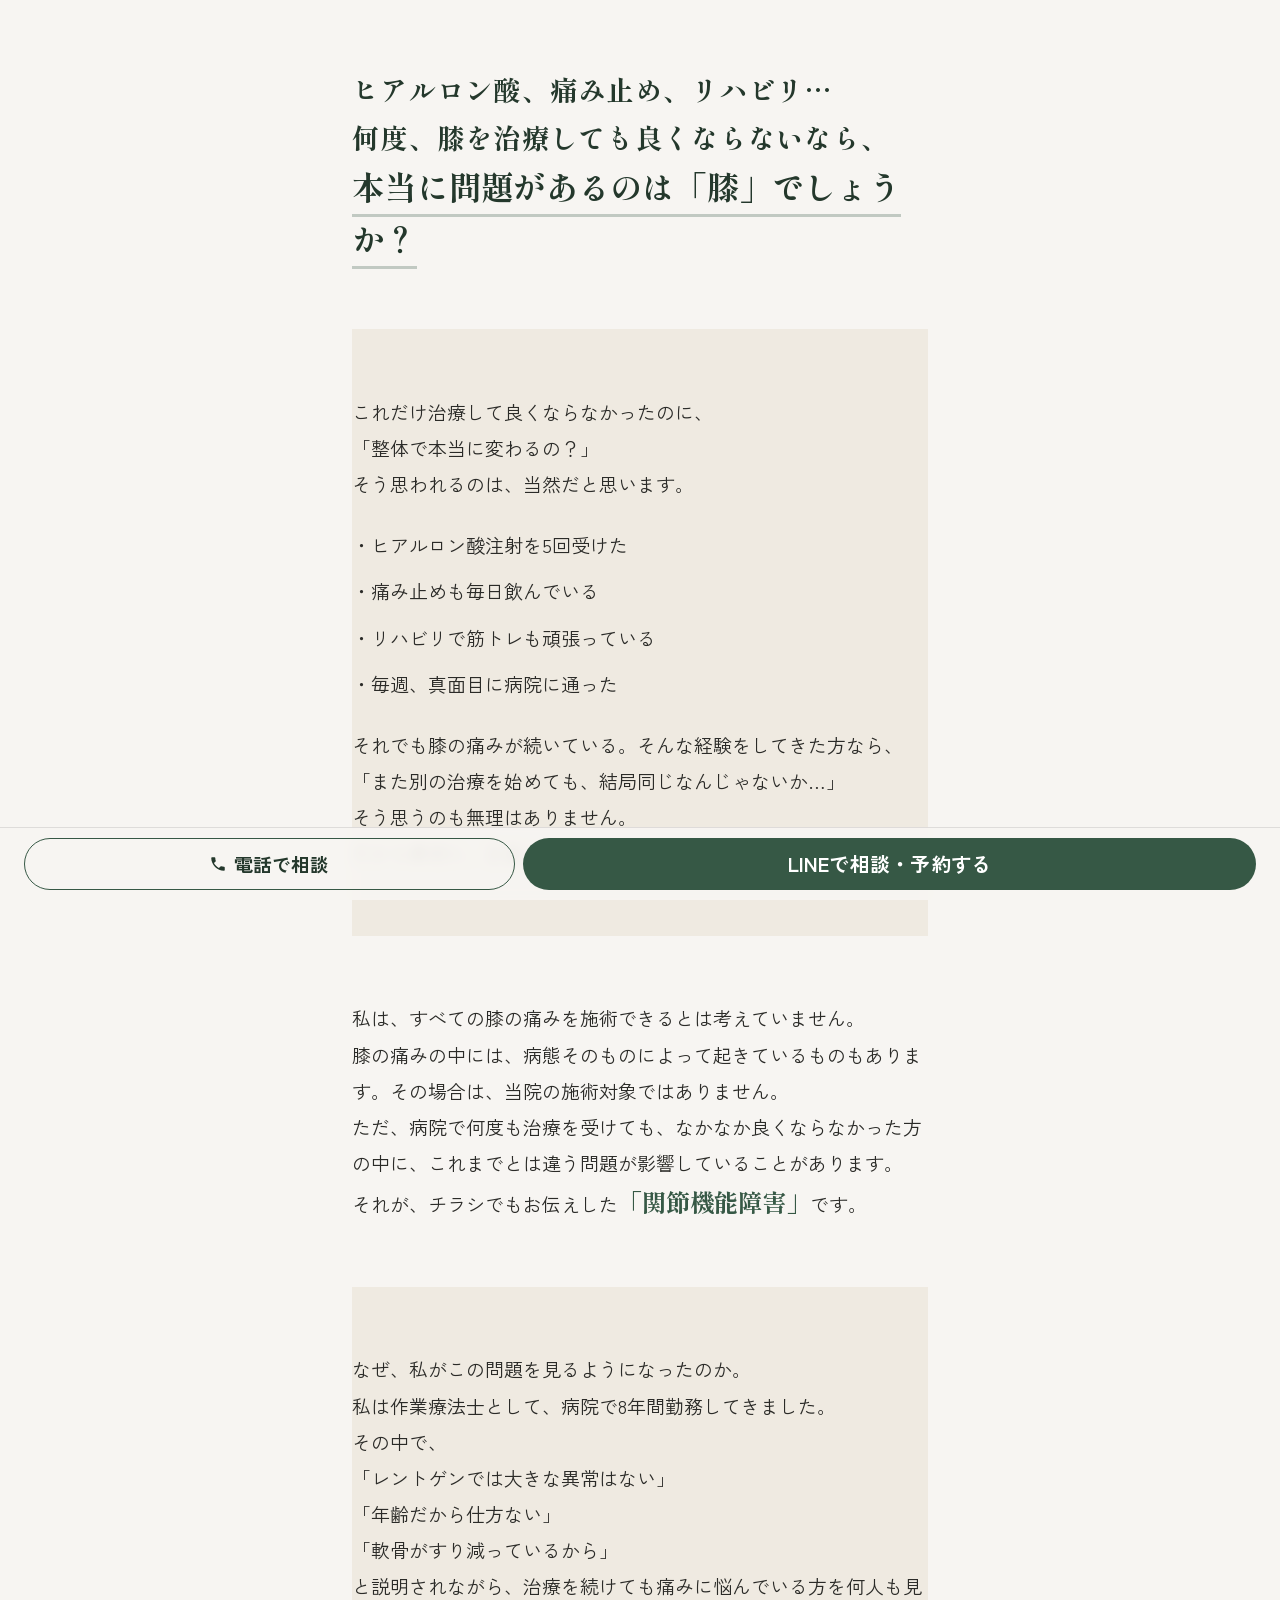
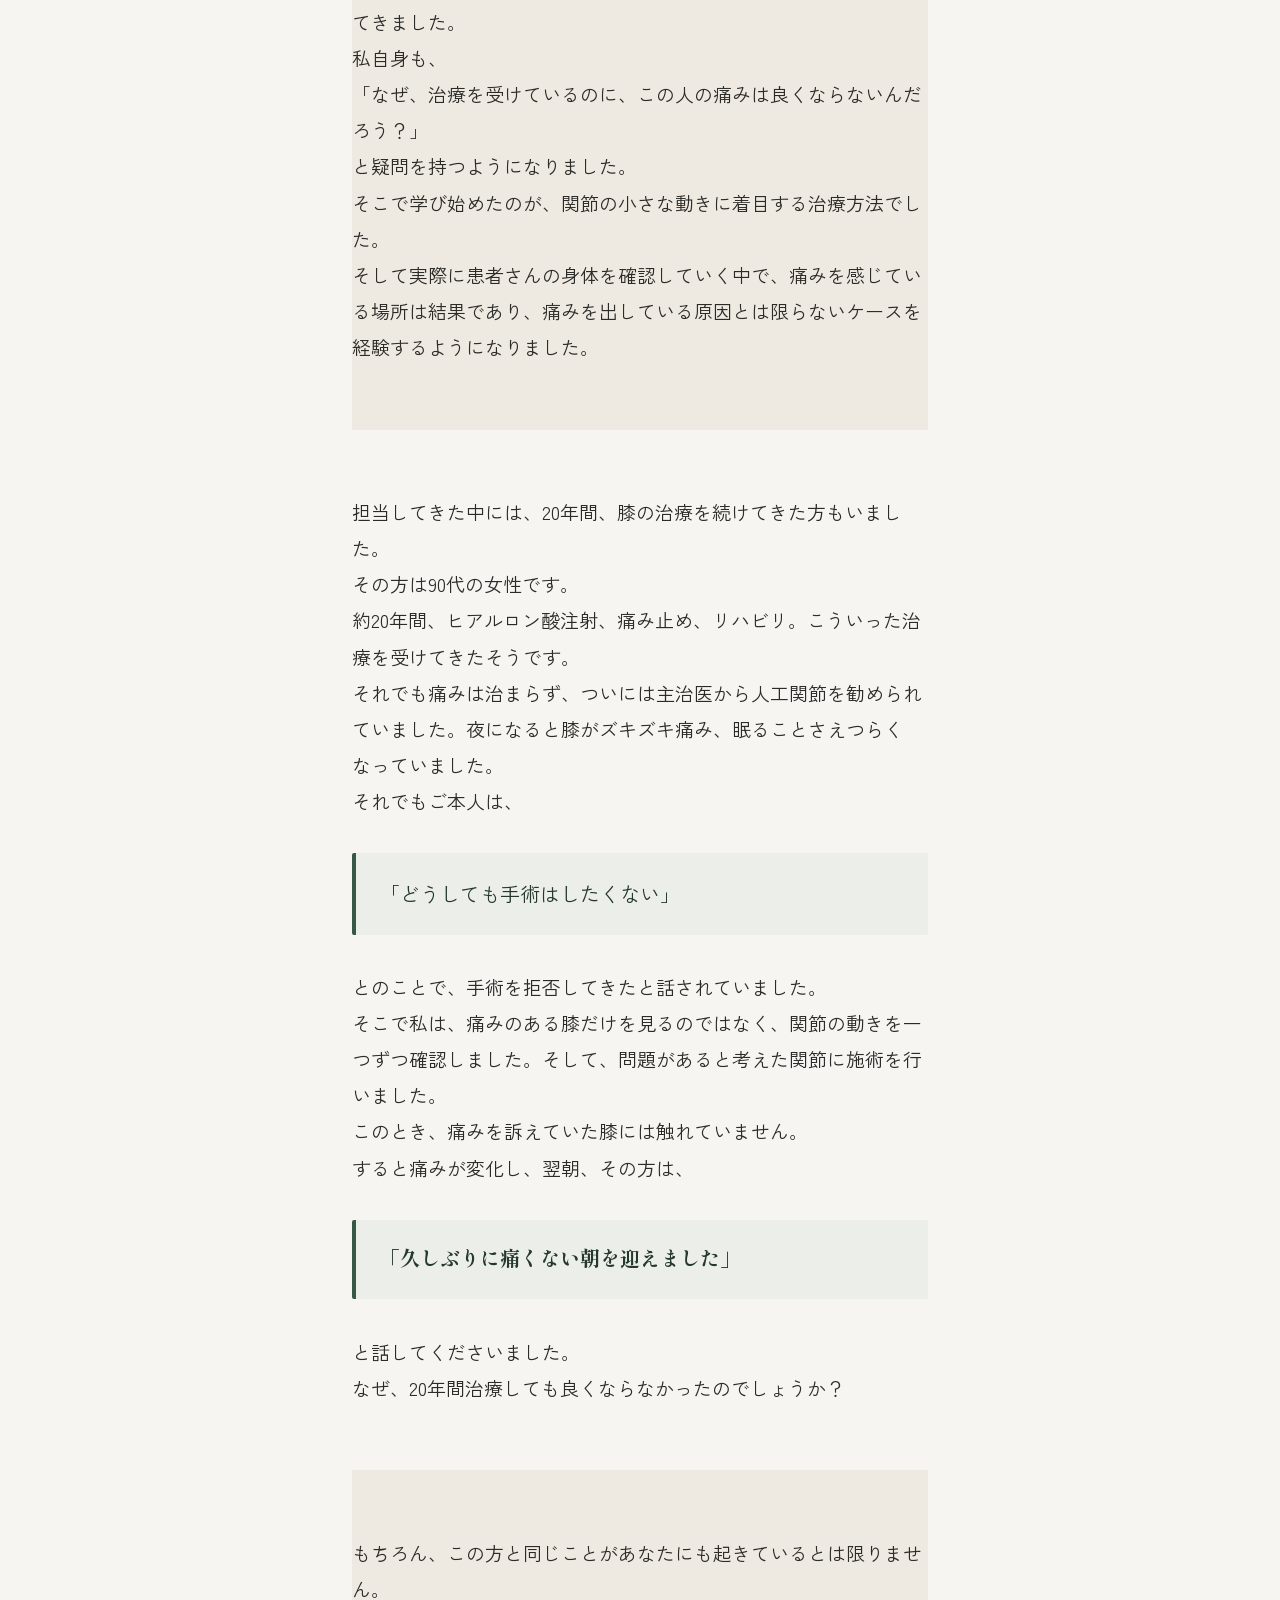
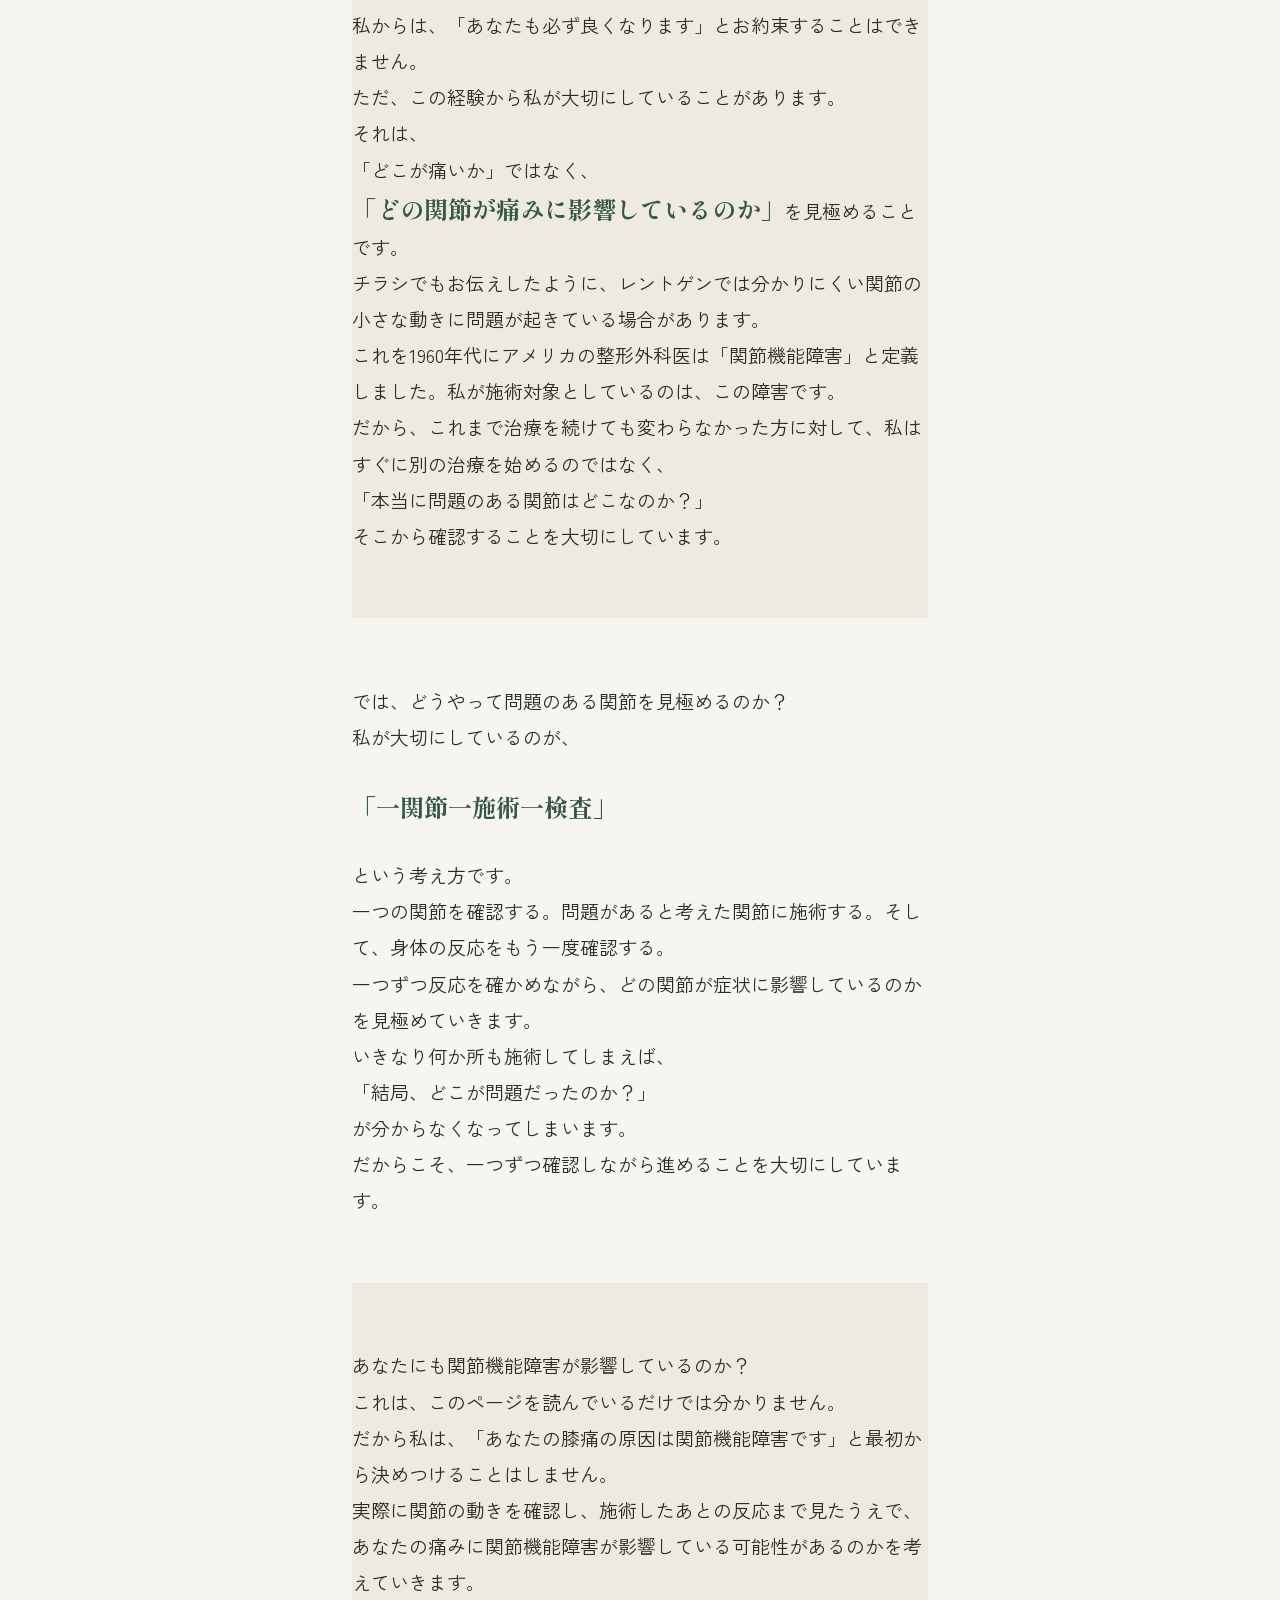
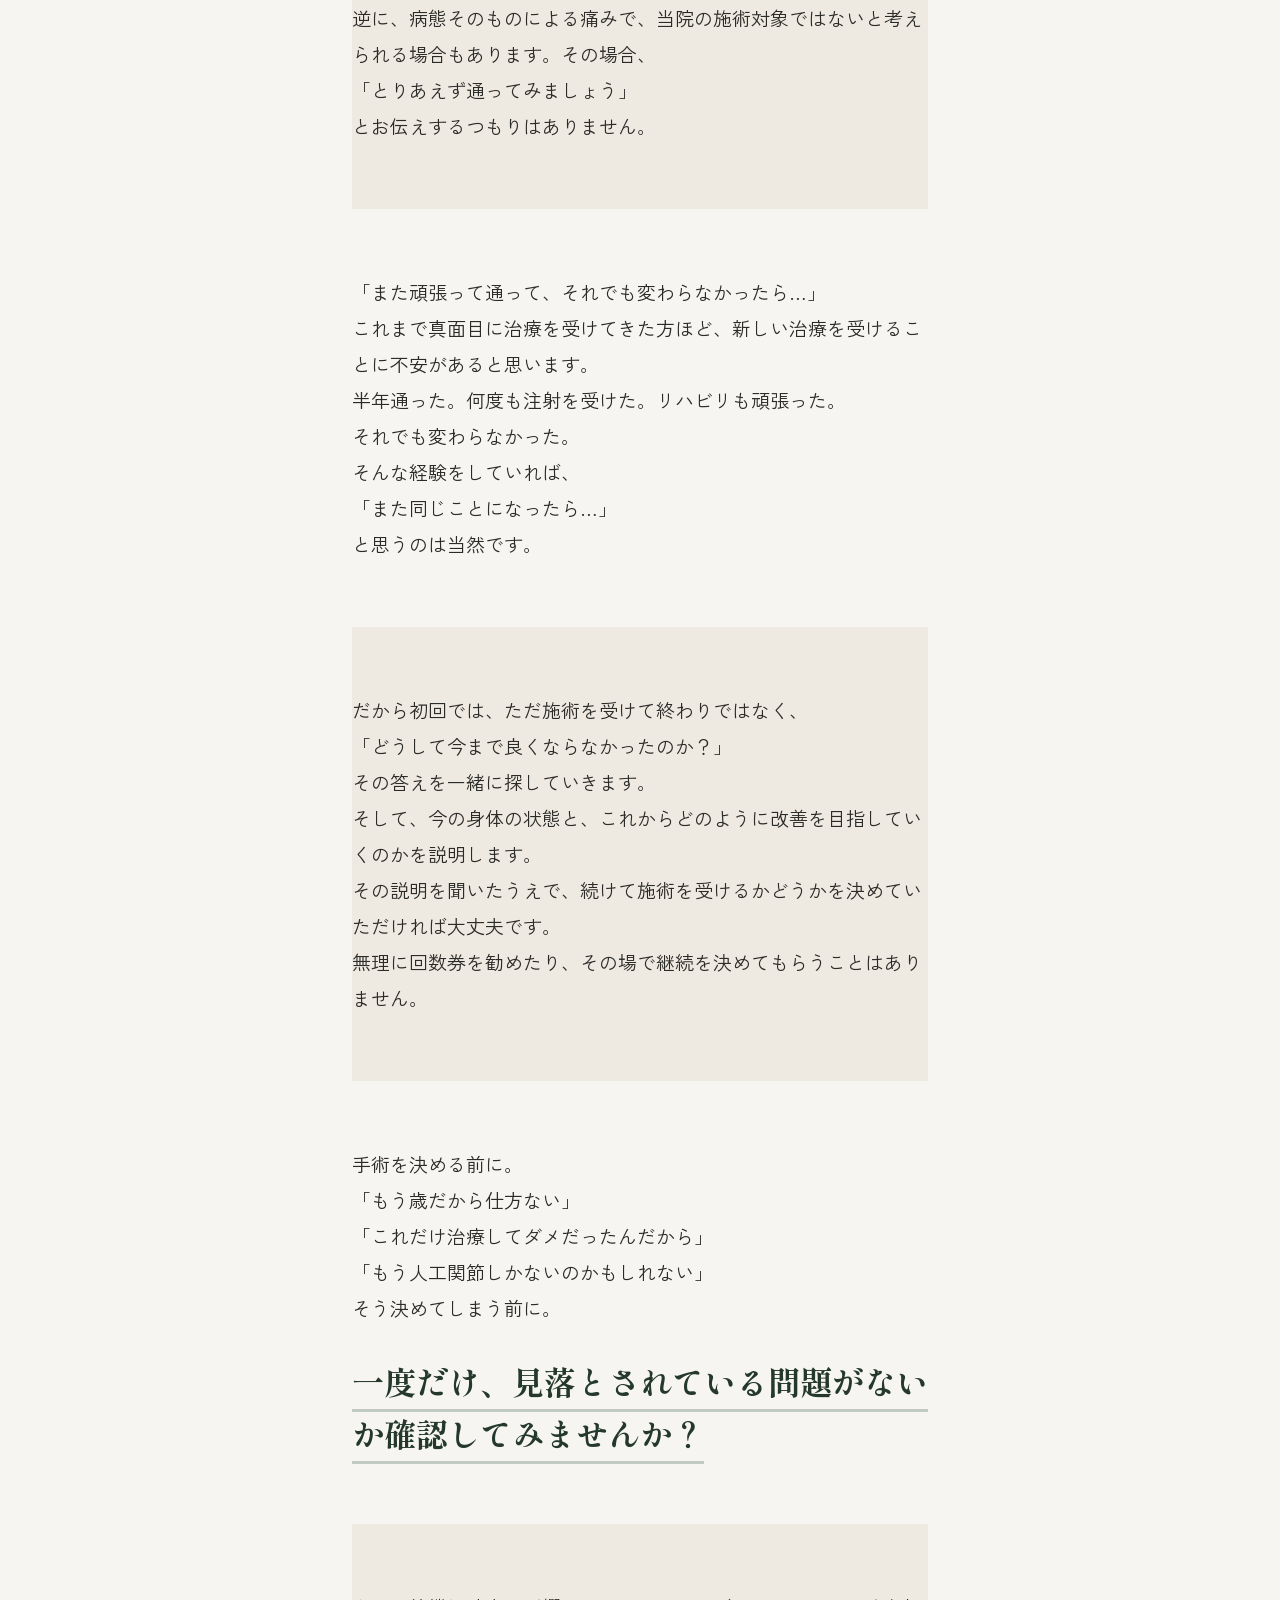
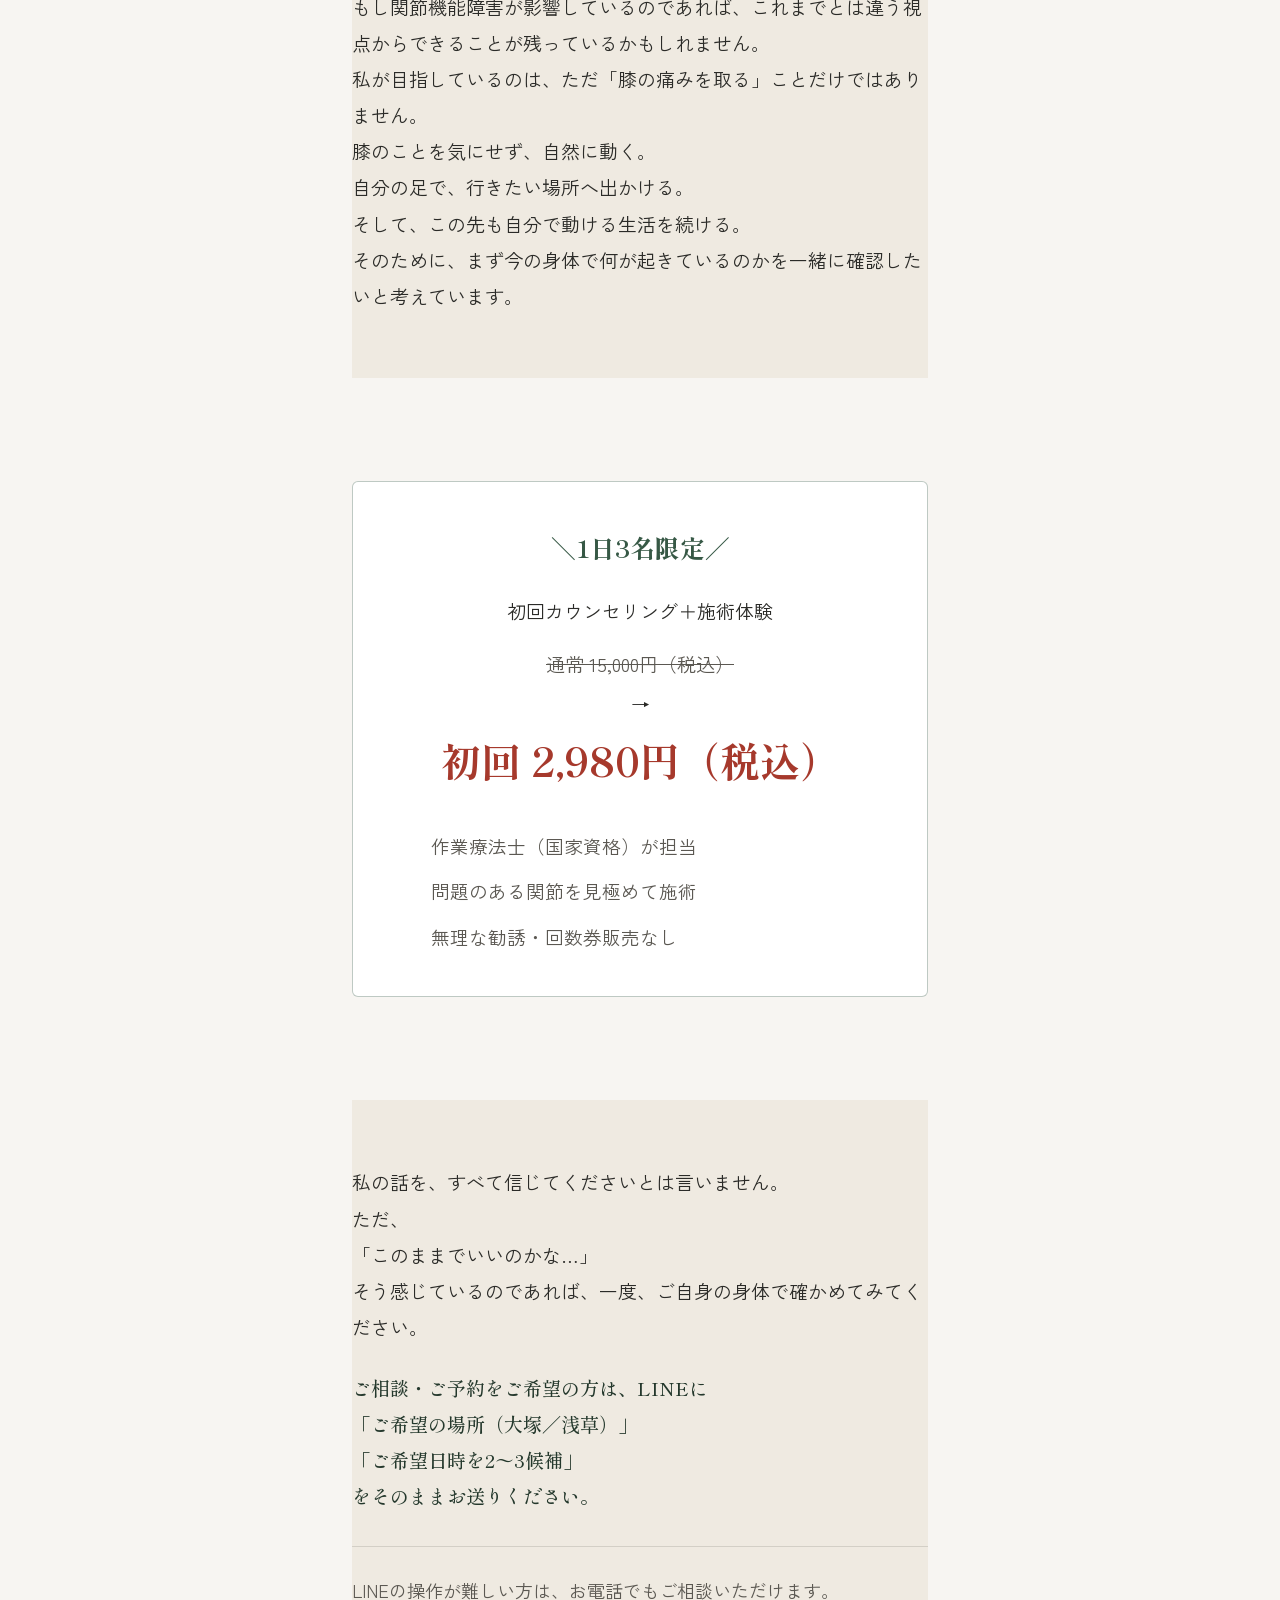
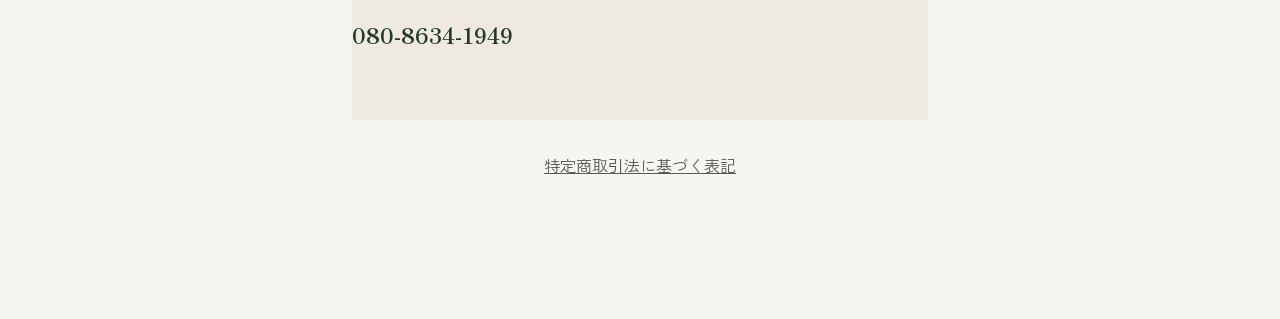
<file: flyer/index (5).html>
<!DOCTYPE html>
<html lang="ja">
<head>
<meta charset="UTF-8">
<meta name="viewport" content="width=device-width, initial-scale=1, viewport-fit=cover">
<title>Functional Life Lab | 膝の痛みでお悩みの方へ</title>
<meta name="robots" content="noindex, nofollow">

<link rel="preconnect" href="https://fonts.googleapis.com">
<link rel="preconnect" href="https://fonts.gstatic.com" crossorigin>
<link href="https://fonts.googleapis.com/css2?family=Shippori+Mincho:wght@500;700&family=Zen+Kaku+Gothic+New:wght@400;500;700&display=swap" rel="stylesheet">

<style>
  :root{
    --bg: #F7F5F2;
    --bg-alt: #EFEAE1;
    --green: #365845;
    --green-deep: #24382C;
    --ink: #2B2B28;
    --ink-soft: #5B5852;
    --red: #A6392C;
    --quote-bg: #ECEFE9;
    --quote-border: #365845;
    --offer-border: rgba(54,88,69,0.32);
    --serif: "Shippori Mincho", serif;
    --sans: "Zen Kaku Gothic New", "Hiragino Kaku Gothic ProN", sans-serif;
    --cta-h: 84px;
  }

  *{ box-sizing: border-box; }

  html{
    font-size: clamp(16px, 4.1vw, 19px);
    -webkit-text-size-adjust: 100%;
  }

  body{
    margin:0;
    background: var(--bg);
    color: var(--ink);
    font-family: var(--sans);
    line-height: 1.9;
    overflow-x: hidden;
    padding-bottom: calc(var(--cta-h) + 12px);
    padding-bottom: calc(var(--cta-h) + 12px + env(safe-area-inset-bottom, 0px));
    word-break: normal;
    overflow-wrap: break-word;
    line-break: strict;
    -webkit-line-break: strict;
  }

  img{ max-width:100%; display:block; }

  .wrap{
    max-width: 640px;
    margin: 0 auto;
    padding: 0 clamp(20px, 6vw, 32px);
  }

  section{
    padding: clamp(2.4rem, 8vw, 3.4rem) 0;
  }
  section.alt{
    background: var(--bg-alt);
  }

  p{
    margin: 0 0 1.3em;
    font-size: 1rem;
    max-width: 34em;
  }
  p:last-child{ margin-bottom: 0; }

  .lede{
    font-family: var(--serif);
    font-weight: 700;
    color: var(--green-deep);
    font-size: clamp(1.15rem, 5.2vw, 1.45rem);
    line-height: 1.75;
    letter-spacing: 0.01em;
  }

  .l2{
    font-family: var(--serif);
    font-weight: 700;
    color: var(--green);
    font-size: clamp(1.08rem, 4.5vw, 1.28rem);
    line-height: 1.7;
  }

  .l3{
    font-family: var(--serif);
    font-weight: 700;
    color: var(--green-deep);
    font-size: clamp(1.3rem, 5.8vw, 1.7rem);
    line-height: 1.6;
    padding-bottom: 0.15em;
    border-bottom: 3px solid rgba(54,88,69,0.28);
    display: inline;
  }
  .l3-block{ margin: 1.6em 0; }

  ul.plain{
    list-style: none;
    margin: 0 0 1.3em;
    padding: 0;
  }
  ul.plain li{
    font-size: 1rem;
    margin-bottom: 0.55em;
  }
  ul.plain li:last-child{ margin-bottom:0; }

  .voice{
    background: var(--quote-bg);
    border-left: 4px solid var(--quote-border);
    border-radius: 2px;
    padding: 1.1em 1.2em;
    margin: 1.7em 0;
    font-size: 1.06em;
    line-height: 1.85;
    color: var(--green-deep);
  }
  .voice p{ margin:0; font-size: inherit; }

  hr.rule{
    border: none;
    border-top: 1px solid rgba(43,43,40,0.14);
    margin: clamp(2.2rem, 7vw, 3rem) 0;
  }

  .offer{
    background: #FFFFFF;
    border: 1px solid var(--offer-border);
    border-radius: 6px;
    padding: clamp(1.6rem, 6vw, 2.2rem) clamp(1.4rem, 5vw, 1.9rem);
    margin: 2rem 0;
    text-align: center;
  }
  .offer .badge{
    font-family: var(--serif);
    color: var(--green);
    font-weight: 700;
    font-size: clamp(1.1rem, 4.6vw, 1.3rem);
    margin-bottom: 0.9em;
  }
  .offer .menu{
    font-size: 1rem;
    color: var(--ink);
    margin-bottom: 0.9em;
  }
  .offer .price-line{
    margin-bottom: 0.2em;
  }
  .offer .price-before{
    font-size: 1rem;
    color: var(--ink-soft);
    text-decoration: line-through;
    text-decoration-color: var(--ink-soft);
  }
  .offer .price-after{
    font-family: var(--serif);
    font-weight: 700;
    color: var(--red);
    font-size: clamp(1.6rem, 8vw, 2.1rem);
    line-height: 1.4;
    margin: 0.25em 0 1em;
  }
  .offer ul.plain{
    text-align: left;
    max-width: 22em;
    margin: 0 auto;
  }
  .offer ul.plain li{
    font-size: 0.98rem;
    color: var(--ink-soft);
  }

  .closing p{ font-size: 1rem; }
  .closing .line-request{
    font-family: var(--serif);
    color: var(--green-deep);
    font-weight: 500;
  }

  .nowrap{ white-space: nowrap; }

  .phone-note{
    margin-top: 1.8em;
    padding-top: 1.4em;
    border-top: 1px solid rgba(43,43,40,0.14);
    font-size: 0.95rem;
    color: var(--ink-soft);
  }
  .phone-note .phone-note-label{
    display:block;
    margin-bottom: 0.4em;
  }
  .phone-note a.phone-number{
    font-family: var(--serif);
    font-weight: 700;
    font-size: 1.2em;
    color: var(--green-deep);
    text-decoration: none;
  }

  .fixed-cta{
    position: fixed;
    left: 0; right: 0; bottom: 0;
    z-index: 40;
    background: rgba(247,245,242,0.94);
    -webkit-backdrop-filter: blur(6px);
    backdrop-filter: blur(6px);
    border-top: 1px solid rgba(43,43,40,0.12);
    padding: 10px clamp(16px, 5vw, 24px) calc(10px + env(safe-area-inset-bottom, 0px));
  }
  .cta-row{
    display: flex;
    align-items: stretch;
    gap: 8px;
  }
  .cta-row a{
    display:flex;
    align-items:center;
    justify-content:center;
    gap: 0.35em;
    height: 52px;
    text-decoration:none;
    font-family: var(--sans);
    font-weight: 700;
    border-radius: 999px;
    letter-spacing: 0.01em;
    white-space: nowrap;
  }
  .cta-line{
    flex: 1.5 1 0%;
    background: var(--green);
    color: #FFFFFF;
    font-size: clamp(0.95rem, 4vw, 1.06rem);
  }
  .cta-line:active{ background: var(--green-deep); }
  .cta-phone{
    flex: 1 1 0%;
    background: transparent;
    border: 1.5px solid var(--green);
    color: var(--green-deep);
    font-size: clamp(0.85rem, 3.6vw, 0.98rem);
  }
  .cta-phone:active{ background: rgba(54,88,69,0.08); }
  .cta-phone svg{ width: 18px; height: 18px; flex: 0 0 auto; }

  footer.site-footer{
    text-align: center;
    padding: 1.6rem 0 2.2rem;
    font-size: 0.85rem;
    color: var(--ink-soft);
  }
  footer.site-footer a{
    color: var(--ink-soft);
    text-decoration: underline;
  }

  @media (prefers-reduced-motion: no-preference){
    .fade-in{
      opacity: 0;
      transform: translateY(10px);
      transition: opacity .6s ease, transform .6s ease;
    }
    .fade-in.in{ opacity:1; transform:none; }
  }
</style>
</head>
<body>

<main class="wrap">

  <section>
    <p class="lede">ヒアルロン酸、痛み止め、リハビリ…<br>
    何度、膝を治療しても良くならないなら、<br>
    <span class="l3">本当に問題があるのは「膝」でしょうか？</span></p>
  </section>

  <section class="alt">
    <p>これだけ治療して良くならなかったのに、<br>
    「整体で本当に変わるの？」<br>
    そう思われるのは、当然だと思います。</p>

    <ul class="plain">
      <li>・ヒアルロン酸注射を5回受けた</li>
      <li>・痛み止めも毎日飲んでいる</li>
      <li>・リハビリで筋トレも頑張っている</li>
      <li>・毎週、真面目に病院に通った</li>
    </ul>

    <p>それでも膝の痛みが続いている。そんな経験をしてきた方なら、<br>
    「また別の治療を始めても、結局同じなんじゃないか…」<br>
    そう思うのも無理はありません。<br>
    だから最初に、正直にお伝えしたいことがあります。</p>
  </section>

  <section>
    <p>私は、すべての膝の痛みを施術できるとは考えていません。<br>
    膝の痛みの中には、病態そのものによって起きているものもあります。その場合は、当院の施術対象ではありません。<br>
    ただ、病院で何度も治療を受けても、なかなか良くならなかった方の中に、これまでとは違う問題が影響していることがあります。<br>
    それが、チラシでもお伝えした<span class="l2">「関節機能障害」</span>です。</p>
  </section>

  <section class="alt">
    <p>なぜ、私がこの問題を見るようになったのか。<br>
    私は作業療法士として、病院で8年間勤務してきました。<br>
    その中で、<br>
    「レントゲンでは大きな異常はない」<br>
    「年齢だから仕方ない」<br>
    「軟骨がすり減っているから」<br>
    と説明されながら、治療を続けても痛みに悩んでいる方を何人も見てきました。<br>
    私自身も、<br>
    「なぜ、治療を受けているのに、この人の痛みは良くならないんだろう？」<br>
    と疑問を持つようになりました。<br>
    そこで学び始めたのが、関節の小さな動きに着目する治療方法でした。<br>
    そして実際に患者さんの身体を確認していく中で、痛みを感じている場所は結果であり、痛みを出している原因とは限らないケースを経験するようになりました。</p>
  </section>

  <section>
    <p>担当してきた中には、20年間、膝の治療を続けてきた方もいました。<br>
    その方は90代の女性です。<br>
    約20年間、ヒアルロン酸注射、痛み止め、リハビリ。こういった治療を受けてきたそうです。<br>
    それでも痛みは治まらず、ついには主治医から人工関節を勧められていました。夜になると膝がズキズキ痛み、眠ることさえつらくなっていました。<br>
    それでもご本人は、</p>

    <div class="voice"><p>「どうしても手術はしたくない」</p></div>

    <p>とのことで、手術を拒否してきたと話されていました。<br>
    そこで私は、痛みのある膝だけを見るのではなく、関節の動きを一つずつ確認しました。そして、問題があると考えた関節に施術を行いました。<br>
    このとき、痛みを訴えていた膝には触れていません。<br>
    すると痛みが変化し、翌朝、その方は、</p>

    <div class="voice"><p class="l3" style="display:block; border-bottom:none;">「久しぶりに痛くない朝を迎えました」</p></div>

    <p>と話してくださいました。<br>
    なぜ、20年間治療しても良くならなかったのでしょうか？</p>
  </section>

  <section class="alt">
    <p>もちろん、この方と同じことがあなたにも起きているとは限りません。<br>
    私からは、「あなたも必ず良くなります」とお約束することはできません。<br>
    ただ、この経験から私が大切にしていることがあります。<br>
    それは、<br>
    「どこが痛いか」ではなく、<br>
    <span class="l2">「どの関節が痛みに影響しているのか」</span>を見極めることです。<br>
    チラシでもお伝えしたように、レントゲンでは分かりにくい関節の小さな動きに問題が起きている場合があります。<br>
    これを1960年代にアメリカの整形外科医は「関節機能障害」と定義しました。私が施術対象としているのは、この障害です。<br>
    だから、これまで治療を続けても変わらなかった方に対して、私はすぐに別の治療を始めるのではなく、<br>
    「本当に問題のある関節はどこなのか？」<br>
    そこから確認することを大切にしています。</p>
  </section>

  <section>
    <p>では、どうやって問題のある関節を見極めるのか？<br>
    私が大切にしているのが、</p>
    <p class="l3-block"><span class="l2">「一関節一施術一検査」</span></p>
    <p>という考え方です。<br>
    一つの関節を確認する。問題があると考えた関節に施術する。そして、身体の反応をもう一度確認する。<br>
    一つずつ反応を確かめながら、どの関節が症状に影響しているのかを見極めていきます。<br>
    いきなり何か所も施術してしまえば、<br>
    「結局、どこが問題だったのか？」<br>
    が分からなくなってしまいます。<br>
    だからこそ、一つずつ確認しながら進めることを大切にしています。</p>
  </section>

  <section class="alt">
    <p>あなたにも関節機能障害が影響しているのか？<br>
    これは、このページを読んでいるだけでは分かりません。<br>
    だから私は、「あなたの膝痛の原因は関節機能障害です」と最初から決めつけることはしません。<br>
    実際に関節の動きを確認し、施術したあとの反応まで見たうえで、あなたの痛みに関節機能障害が影響している可能性があるのかを考えていきます。<br>
    逆に、病態そのものによる痛みで、当院の施術対象ではないと考えられる場合もあります。その場合、<br>
    「とりあえず通ってみましょう」<br>
    とお伝えするつもりはありません。</p>
  </section>

  <section>
    <p>「また頑張って通って、それでも変わらなかったら…」<br>
    これまで真面目に治療を受けてきた方ほど、新しい治療を受けることに不安があると思います。<br>
    半年通った。何度も注射を受けた。リハビリも頑張った。<br>
    それでも変わらなかった。<br>
    そんな経験をしていれば、<br>
    「また同じことになったら…」<br>
    と思うのは当然です。</p>
  </section>

  <section class="alt">
    <p>だから初回では、ただ施術を受けて終わりではなく、<br>
    「どうして今まで良くならなかったのか？」<br>
    その答えを一緒に探していきます。<br>
    そして、今の身体の状態と、これからどのように改善を目指していくのかを説明します。<br>
    その説明を聞いたうえで、続けて施術を受けるかどうかを決めていただければ大丈夫です。<br>
    無理に回数券を勧めたり、その場で継続を決めてもらうことはありません。</p>
  </section>

  <section>
    <p>手術を決める前に。<br>
    「もう歳だから仕方ない」<br>
    「これだけ治療してダメだったんだから」<br>
    「もう人工関節しかないのかもしれない」<br>
    そう決めてしまう前に。</p>
    <p class="l3-block"><span class="l3">一度だけ、見落とされている問題がないか確認してみませんか？</span></p>
  </section>

  <section class="alt">
    <p>もし関節機能障害が影響しているのであれば、これまでとは違う視点からできることが残っているかもしれません。<br>
    私が目指しているのは、ただ「膝の痛みを取る」ことだけではありません。<br>
    膝のことを気にせず、自然に動く。<br>
    自分の足で、行きたい場所へ出かける。<br>
    そして、この先も自分で動ける生活を続ける。<br>
    そのために、まず今の身体で何が起きているのかを一緒に確認したいと考えています。</p>
  </section>

  <section>
    <div class="offer">
      <div class="badge">＼1日3名限定／</div>
      <div class="menu">初回カウンセリング＋施術体験</div>
      <div class="price-line price-before">通常 15,000円（税込）</div>
      <div class="price-line">→ </div>
      <div class="price-after">初回 2,980円（税込）</div>
      <ul class="plain">
        <li>作業療法士（国家資格）が担当</li>
        <li>問題のある関節を見極めて施術</li>
        <li>無理な勧誘・回数券販売なし</li>
      </ul>
    </div>
  </section>

  <section class="alt closing">
    <p>私の話を、すべて信じてくださいとは言いません。<br>
    ただ、<br>
    「このままでいいのかな…」<br>
    そう感じているのであれば、一度、ご自身の身体で確かめてみてください。</p>
    <p class="line-request">ご相談・ご予約をご希望の方は、LINEに<br>
    「ご希望の場所（大塚／浅草）」<br>
    「ご希望日時を2〜3候補」<br>
    をそのままお送りください。</p>

    <div class="phone-note">
      <span class="phone-note-label">LINEの操作が難しい方は、お電話でもご相談いただけます。</span>
      <a class="phone-number" href="tel:08086341949">080-8634-1949</a>
    </div>
  </section>

</main>

<footer class="site-footer">
  <a href="tokusho.html">特定商取引法に基づく表記</a>
</footer>

<div class="fixed-cta">
  <div class="cta-row">
    <a class="cta-phone" href="tel:08086341949" id="telCta" aria-label="電話で相談する">
      <svg viewBox="0 0 24 24" fill="none" xmlns="http://www.w3.org/2000/svg" aria-hidden="true">
        <path d="M6.6 10.8c1.4 2.8 3.8 5.1 6.6 6.6l2.2-2.2c.3-.3.7-.4 1-.2 1.1.4 2.3.6 3.6.6.6 0 1 .4 1 1V20c0 .6-.4 1-1 1C11 21 3 13 3 4c0-.6.4-1 1-1h3.4c.6 0 1 .4 1 1 0 1.3.2 2.5.6 3.6.1.4 0 .8-.2 1L6.6 10.8z" fill="currentColor"/>
      </svg>
      <span>電話で相談</span>
    </a>
    <a class="cta-line" id="lineCta" href="https://lin.ee/zscVGbx" target="_blank" rel="noopener">LINEで相談・予約する</a>
  </div>
</div>

<script>
  (function(c,l,a,r,i,t,y){
    c[a]=c[a]||function(){(c[a].q=c[a].q||[]).push(arguments)};
    t=l.createElement(r);t.async=1;t.src="https://www.clarity.ms/tag/"+i;
    y=l.getElementsByTagName(r)[0];y.parentNode.insertBefore(t,y);
  })(window, document, "clarity", "script", "xu9sb1viyo");
</script>

<script>
  !function(f,b,e,v,n,t,s){
    if(f.fbq)return;n=f.fbq=function(){n.callMethod?
    n.callMethod.apply(n,arguments):n.queue.push(arguments)};
    if(!f._fbq)f._fbq=n;n.push=n;n.loaded=!0;n.version='2.0';
    n.queue=[];t=b.createElement(e);t.async=!0;
    t.src=v;s=b.getElementsByTagName(e)[0];
    s.parentNode.insertBefore(t,s)
  }(window, document,'script','https://connect.facebook.net/en_US/fbevents.js');
  fbq('init', '1794594331533146');
  fbq('track', 'PageView');

  document.getElementById('lineCta').addEventListener('click', function(){
    fbq('track', 'Lead');
  });
  document.getElementById('telCta').addEventListener('click', function(){
    fbq('track', 'Contact');
  });
  document.querySelectorAll('a[href^="tel:"]').forEach(function(a){
    if (a.id !== 'telCta') {
      a.addEventListener('click', function(){ fbq('track', 'Contact'); });
    }
  });
</script>
<noscript><img height="1" width="1" style="display:none"
  src="https://www.facebook.com/tr?id=1794594331533146&ev=PageView&noscript=1"/></noscript>

</body>
</html>
</file>
<file: style.css>
@import url('https://fonts.googleapis.com/css2?family=Noto+Serif+JP:wght@400;500;600;700&family=Noto+Sans+JP:wght@300;400;500;600;700;800&family=Zen+Kaku+Gothic+New:wght@400;500;700;900&display=swap');

/* ── Reset ── */
*,*::before,*::after{box-sizing:border-box;margin:0;padding:0}
html{font-size:16px;scroll-behavior:smooth}
body{
  font-family:'Noto Sans JP',sans-serif;
  font-weight:300;color:#1e1e1e;background:#fff;
  -webkit-font-smoothing:antialiased;
  padding-bottom:80px;line-height:1;
}
img{display:block;max-width:100%;height:auto}
a{color:inherit;text-decoration:none}
ul,ol{list-style:none}

/* ── Tokens ── */
:root{
  --green:    #3d6b53;
  --green2:   #4f8068;
  --green-bg: #eef4f0;
  --lav:      #f0eef7;
  --lav2:     #e8e4f4;
  --white:    #ffffff;
  --off:      #fafaf9;
  --tx:       #1e1e1e;
  --txm:      #4a4a4a;
  --txs:      #767676;
  --txl:      #a0a0a0;
  --red:      #c0392b;
  --line-c:   rgba(0,0,0,.08);
  --serif:    'Noto Serif JP', serif;
  --sans:     'Noto Sans JP', sans-serif;
  --max:      560px;
  --px:       22px;
  --r:        10px;
  --r-lg:     16px;
}

/* ── Layout ── */
.lp{max-width:var(--max);margin:0 auto}
.s-white{background:var(--white)}
.s-green{background:var(--green-bg)}
.s-lav{background:var(--lav)}
.s-off{background:var(--off)}
.sec{padding:56px var(--px)}

/* ══════════════════════════════
   FV
══════════════════════════════ */
.fv-wrap{
  background:var(--green-bg);
  padding:36px var(--px) 48px;
}
/* プリヘッド */
.fv-prehead{
  font-size:12px;font-weight:500;letter-spacing:.14em;
  color:var(--green);display:block;margin-bottom:4px;
}
/* 対象者 */
.fv-target{
  font-family:var(--serif);font-size:16px;font-weight:600;
  color:var(--txm);margin-bottom:24px;display:block;line-height:1.5;
}
/* 悩みリスト枠 */
.fv-concerns{
  background:#fff;border-radius:var(--r);
  padding:18px 18px 14px;margin-bottom:28px;
  border:1px solid rgba(61,107,83,.15);
}
.fv-concerns-title{
  font-size:12px;font-weight:600;color:var(--green);
  letter-spacing:.1em;display:block;margin-bottom:12px;
}
.fv-concerns ul{padding:0;}
.fv-concerns li{
  font-size:15px;font-weight:300;line-height:1.75;
  color:var(--tx);padding:7px 0 7px 22px;
  position:relative;border-bottom:1px solid var(--line-c);
}
.fv-concerns li:last-child{border-bottom:none}
.fv-concerns li::before{
  content:'✓';position:absolute;left:0;top:7px;
  color:var(--green);font-weight:700;font-size:13px;
}
/* ──────────────────────────────
   FV セクション背景
────────────────────────────── */
.s-fv{
  background:var(--green-bg);
  padding:40px var(--px) 48px;
}

/* HL：レベル3最強 */
.fv-hl{
  font-family:var(--serif);
  font-size:36px;
  font-weight:700;
  line-height:1.45;
  letter-spacing:-.01em;
  color:var(--tx);
  margin:24px 0 20px;
}
/* 「膝痛の秘密」のみ赤強調 */
.fv-hl-accent{
  color:var(--red);
}

/* サブヘッド：レベル2 */
.fv-sub{
  font-family:var(--serif);
  font-size:17px;
  font-weight:500;
  line-height:1.85;
  color:var(--txm);
  margin-bottom:28px;
}

/* Promise：レベル3（HLの次点・黒背景） */
.fv-promise{
  background:var(--tx);
  color:#fff;
  border-radius:var(--r);
  padding:22px 20px;
  margin-bottom:20px;
}
.fv-promise-main{
  font-family:var(--serif);
  font-size:20px;
  font-weight:700;
  line-height:1.65;
  color:#fff;
  display:block;
  margin-bottom:10px;
}
.fv-promise-sub{
  font-size:16px;
  font-weight:500;
  color:#ffffff;
  line-height:1.9;
}

/* 価格枠：レベル3（HL・Promiseより一段控えめ） */
.fv-price-box{
  background:#fff;
  border:2px solid var(--green);
  border-radius:var(--r);
  padding:16px 20px 14px;
  margin-bottom:20px;
  text-align:center;
}
.fv-price-lbl{
  font-size:12px;
  font-weight:600;
  letter-spacing:.12em;
  color:var(--green);
  display:block;
  margin-bottom:6px;
}
.fv-price-orig{
  font-size:13px;
  color:var(--txl);
  text-decoration:line-through;
  display:block;
  margin-bottom:4px;
}
.fv-price-num{
  font-family:var(--serif);
  font-size:44px;
  font-weight:700;
  color:var(--tx);
  line-height:1;
  display:block;
}
.fv-price-num span{
  font-size:17px;
  font-weight:400;
}
.fv-limit{
  font-size:13px;
  color:var(--red);
  font-weight:700;
  margin-top:8px;
  display:block;
}

/* FV補助 */
.fv-mid{
  font-family:var(--serif);
  font-size:15px;
  font-weight:400;
  line-height:1.7;
  color:var(--txm);
  margin-bottom:0;
  letter-spacing:.03em;
}

/* ══════════════════════════════
   Big Idea（黒背景ブロック）
══════════════════════════════ */
.big-idea{
  background:var(--tx);padding:36px var(--px);text-align:center;
}
.big-idea-sub{
  font-size:13px;font-weight:400;letter-spacing:.12em;
  color:rgba(255,255,255,.55);display:block;margin-bottom:16px;
}
.big-idea-text{
  font-family:var(--serif);font-size:22px;font-weight:700;
  line-height:1.7;color:#fff;margin-bottom:14px;
}
.big-idea-accent{color:#ff8888;}
.big-idea-note{
  font-size:14px;font-weight:300;
  color:rgba(255,255,255,.7);line-height:1.9;
}

/* ══════════════════════════════
   Buttons
══════════════════════════════ */
.btn-line{
  display:flex;align-items:center;justify-content:center;gap:10px;
  width:100%;padding:22px 20px;border-radius:var(--r);
  background:var(--green);color:#fff;
  font-family:var(--sans);font-size:18px;font-weight:600;
  letter-spacing:.03em;border:none;cursor:pointer;
  text-decoration:none;transition:background .2s;margin-bottom:12px;
}
.btn-line:hover{background:var(--green2)}
.btn-tel{
  display:flex;align-items:center;justify-content:center;gap:10px;
  width:100%;padding:16px 20px;border-radius:var(--r);
  background:var(--white);color:var(--tx);
  border:1px solid rgba(0,0,0,.2);
  font-family:var(--sans);font-size:15px;font-weight:400;
  cursor:pointer;text-decoration:none;transition:background .2s;
}
.btn-tel:hover{background:#f5f5f5}
.cta-note{
  font-size:13px;font-weight:300;color:var(--txs);
  text-align:center;margin-top:8px;line-height:1.8;
}

/* ══════════════════════════════
   Typography
══════════════════════════════ */
.pre{
  font-size:12px;font-weight:400;letter-spacing:.12em;
  color:var(--green);margin-bottom:16px;display:block;
}
.sh{
  font-family:var(--serif);font-size:26px;font-weight:700;
  line-height:1.65;letter-spacing:.02em;color:var(--tx);
  margin-top:0;margin-bottom:20px;
}
.ssh{
  font-family:var(--serif);font-size:18px;font-weight:600;
  line-height:1.7;letter-spacing:.02em;color:var(--tx);margin-bottom:16px;
}
.body{font-size:16px;font-weight:300;line-height:2.0;color:var(--tx);letter-spacing:-.01em;}
.body+.body{margin-top:20px}
.bodys{font-size:15px;font-weight:300;line-height:2.0;color:var(--txm);letter-spacing:-.01em;}
.lbl{
  font-size:11px;font-weight:500;letter-spacing:.14em;
  color:var(--green);display:block;margin-bottom:12px;opacity:.85;
}

/* ══════════════════════════════
   Reveal / Quote
══════════════════════════════ */
.reveal{
  font-family:var(--serif);font-size:20px;font-weight:700;
  line-height:1.65;letter-spacing:0;color:var(--tx);
  margin:32px 0;padding:24px 22px;
  background:var(--green-bg);border-radius:var(--r);
  border-left:4px solid var(--green);
}
.voice-qt{
  font-family:var(--serif);font-size:21px;font-weight:700;
  line-height:1.65;color:var(--tx);letter-spacing:-.02em;
  padding:20px 14px 20px 16px;
  border-left:4px solid var(--green);
  background:var(--green-bg);
  border-radius:0 var(--r) var(--r) 0;
  margin:32px 0;
}
.qt{
  font-family:var(--serif);font-size:16px;font-weight:500;
  line-height:1.95;color:var(--tx);letter-spacing:-.01em;
  padding-left:16px;border-left:3px solid var(--green);margin:24px 0;
}
.q{
  font-family:var(--serif);font-size:19px;font-weight:600;
  line-height:1.75;color:var(--tx);margin:52px 0 28px;letter-spacing:-.01em;
}

/* ══════════════════════════════
   Patient cases
══════════════════════════════ */
.case-note-wrap{
  padding:18px 20px;background:var(--green-bg);
  border-radius:var(--r);margin:24px 0;
  border-left:4px solid var(--green);
}
.case-note-main{
  font-size:16px;font-weight:600;line-height:1.8;
  color:var(--tx);margin-bottom:6px;
}
.case-note-sub{
  font-size:13px;font-weight:300;color:var(--txs);line-height:1.8;
}
.vb{padding:36px 0;border-top:1px solid var(--line-c)}
.vb:first-child{border-top:none}
.vb-head{
  font-family:var(--serif);font-size:22px;font-weight:700;
  line-height:1.6;color:var(--green);margin-bottom:4px;
}
.vb-sub{
  font-size:13px;font-weight:500;color:var(--green);
  letter-spacing:.05em;display:block;margin-bottom:20px;
}
.vb-note{
  font-size:12px;font-weight:300;color:var(--txl);
  line-height:1.8;padding:12px 16px;
  background:var(--off);border-radius:8px;margin-bottom:24px;
}

/* ══════════════════════════════
   Offer block（緑背景）
══════════════════════════════ */
.offer-block{
  background:var(--green);padding:32px var(--px);
}
.offer-block-inner{
  background:#fff;border-radius:var(--r-lg);padding:24px 20px;
}
.offer-lbl{
  font-size:13px;font-weight:600;letter-spacing:.1em;
  color:var(--green);display:block;margin-bottom:10px;
}
.offer-title{
  font-family:var(--serif);font-size:16px;font-weight:600;
  color:var(--tx);margin-bottom:14px;line-height:1.7;
}
.offer-orig{
  font-size:13px;color:var(--txl);
  text-decoration:line-through;display:block;margin-bottom:4px;
}
.offer-arrow{
  font-size:16px;color:var(--green);display:block;margin:6px 0;
}
.offer-price{
  font-family:var(--serif);font-size:52px;font-weight:700;
  color:var(--tx);line-height:1;display:block;margin-bottom:4px;
}
.offer-price span{font-size:18px;font-weight:400}
.offer-limit{
  font-size:13px;font-weight:700;color:var(--red);
  margin-top:12px;line-height:1.8;display:block;
}
.offer-note{
  font-size:13px;font-weight:300;color:var(--txs);
  line-height:1.9;margin-top:12px;
}

/* ══════════════════════════════
   Profile / Recommendation
══════════════════════════════ */
.pp{
  width:144px;height:144px;border-radius:50%;
  object-fit:cover;object-position:center top;margin:0 0 20px;
}
.pname{
  font-family:var(--serif);font-size:24px;font-weight:700;
  letter-spacing:.03em;margin-bottom:6px;
}
.prole{font-size:14px;color:var(--txs);letter-spacing:.06em;display:block;margin-bottom:3px}
.prolel{font-size:14px;color:var(--txs);letter-spacing:.06em;display:block;margin-bottom:28px}
.ri{display:flex;gap:16px;align-items:flex-start;margin-bottom:20px}
.rp{width:64px;height:64px;border-radius:50%;object-fit:cover;object-position:center top;flex-shrink:0;}
.rn{font-family:var(--serif);font-size:15px;font-weight:600;color:var(--tx);display:block;margin-bottom:3px}
.rr{font-size:12px;color:var(--txs);letter-spacing:.05em;display:block}

/* ══════════════════════════════
   Flow steps
══════════════════════════════ */
.fi{padding:28px 0;border-top:1px solid var(--line-c)}
.fi:first-child{border-top:none}
.fnum{
  font-size:11px;font-weight:600;letter-spacing:.12em;
  color:var(--green);display:block;margin-bottom:10px;
}
.fimg{width:100%;border-radius:var(--r);margin-top:16px}

/* ══════════════════════════════
   Inline img / Lists
══════════════════════════════ */
.inline-img{
  width:100%;max-width:480px;height:auto;
  border-radius:var(--r);display:block;margin:20px auto;
}
.ck-list{margin:16px 0}
.ck-list li{
  display:flex;align-items:flex-start;gap:10px;
  font-size:15px;font-weight:300;line-height:1.8;color:var(--tx);padding:8px 0;
}
.ck-list li::before{content:'✓';color:var(--green);font-weight:700;flex-shrink:0;margin-top:1px;}
.dot-list li{
  display:flex;align-items:flex-start;gap:10px;
  font-size:15px;font-weight:300;line-height:1.8;color:var(--txm);padding:6px 0;
}
.dot-list li::before{
  content:'';width:5px;height:5px;border-radius:50%;
  background:var(--green);opacity:.5;flex-shrink:0;margin-top:8px;
}

/* ══════════════════════════════
   Float bar
══════════════════════════════ */
.fbar{
  position:fixed;bottom:0;left:50%;transform:translateX(-50%);
  width:100%;max-width:var(--max);
  display:flex;gap:10px;padding:10px 16px 14px;
  background:rgba(255,255,255,.97);backdrop-filter:blur(8px);
  box-shadow:0 -1px 0 rgba(0,0,0,.08);z-index:1000;
}
.fbtn{
  flex:1;display:flex;align-items:center;justify-content:center;gap:7px;
  padding:13px 8px;border-radius:8px;
  font-family:var(--sans);font-size:14px;font-weight:500;
  letter-spacing:.02em;text-decoration:none;border:none;cursor:pointer;
  transition:background .2s;
}
.fbl{background:var(--green);color:#fff}
.fbl:hover{background:var(--green2)}
.fbt{background:var(--white);color:var(--tx);border:1px solid rgba(0,0,0,.18)}
.fbt:hover{background:#f5f5f5}

/* ══════════════════════════════
   Footer
══════════════════════════════ */
.ft{padding:32px var(--px) 20px;background:var(--lav);text-align:center;}
.fb{font-family:var(--serif);font-size:14px;font-weight:500;color:var(--tx);letter-spacing:.04em;display:block;margin-bottom:5px}
.ftag{font-size:12px;font-weight:300;color:var(--txs);line-height:2;margin-bottom:18px}
.flink{font-size:12px;font-weight:300;color:var(--txs);border-bottom:.5px solid rgba(0,0,0,.15);padding-bottom:2px}

/* ══════════════════════════════
   FV mid（補助用）
══════════════════════════════ */
.fv-mid{
  font-family:var(--serif);font-size:15px;font-weight:400;
  line-height:1.7;color:var(--txs);margin-bottom:16px;letter-spacing:.03em;
}

/* ══════════════════════════════
   PC
══════════════════════════════ */
@media(min-width:580px){
  :root{--px:36px}
  .fv-hl{font-size:40px}
  .sec{padding:64px var(--px)}
}
</file>
